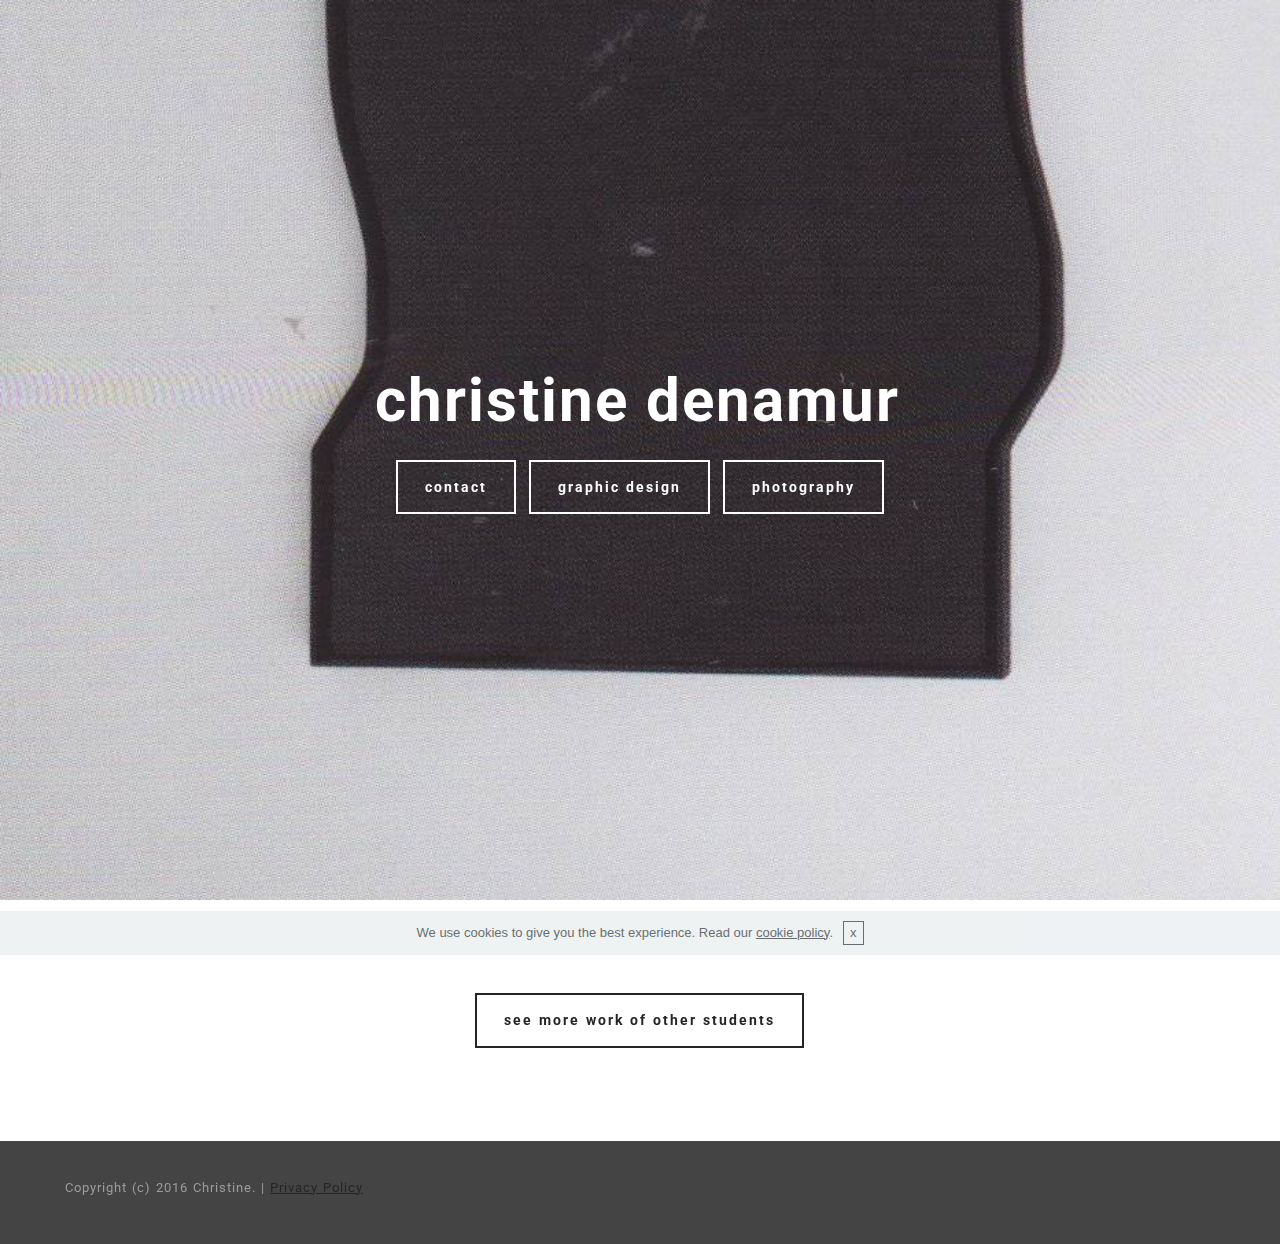
<file: index.html>
<!DOCTYPE html>
<html>
<head>
  <!-- Site made with Mobirise Website Builder v2.11.1, https://mobirise.com -->
  <meta charset="UTF-8">
  <meta http-equiv="X-UA-Compatible" content="IE=edge">
  <meta name="generator" content="Mobirise v2.11.1, mobirise.com">
  <meta name="viewport" content="width=device-width, initial-scale=1">
  <link rel="shortcut icon" href="assets/images/zwartwit-3456x4668-45.jpg" type="image/x-icon">
  <meta name="description" content="Grafisch ontwerp, Christine Denamur, Homepage, start, ">
  <title>home</title>
  <link rel="stylesheet" href="https://fonts.googleapis.com/css?family=Roboto:700,400&amp;subset=cyrillic,latin,greek,vietnamese">
  <link rel="stylesheet" href="assets/bootstrap/css/bootstrap.min.css">
  <link rel="stylesheet" href="assets/animate.css/animate.min.css">
  <link rel="stylesheet" href="assets/mobirise/css/style.css">
  <link rel="stylesheet" href="assets/mobirise/css/mbr-additional.css" type="text/css">
  
  
  
</head>
<body>

<!-- Google Analytics -->
<script>
  (function(i,s,o,g,r,a,m){i['GoogleAnalyticsObject']=r;i[r]=i[r]||function(){
  (i[r].q=i[r].q||[]).push(arguments)},i[r].l=1*new Date();a=s.createElement(o),
  m=s.getElementsByTagName(o)[0];a.async=1;a.src=g;m.parentNode.insertBefore(a,m)
  })(window,document,'script','//www.google-analytics.com/analytics.js','ga');

  ga('create', 'UA-62047859-1', 'auto');
  ga('send', 'pageview');

</script>
<!-- /Google Analytics -->


<section class="mbr-box mbr-section mbr-section--relative mbr-section--fixed-size mbr-section--full-height mbr-section--bg-adapted mbr-parallax-background" id="header4-0" style="background-image: url(assets/images/scan-3-933x3072-82.jpg);">
    <div class="mbr-box__magnet mbr-box__magnet--sm-padding mbr-box__magnet--center-center">
        
        <div class="mbr-box__container mbr-section__container container">
            <div class="mbr-box mbr-box--stretched"><div class="mbr-box__magnet mbr-box__magnet--center-center">
                <div class="row"><div class=" col-sm-8 col-sm-offset-2">
                    <div class="mbr-hero animated fadeInUp">
                        <h1 class="mbr-hero__text">christine denamur</h1>
                        
                    </div>
                    <div class="mbr-buttons btn-inverse mbr-buttons--center"><a class="mbr-buttons__btn btn btn-lg animated fadeInUp delay btn-default" href="contact.html">contact</a> <a class="mbr-buttons__btn btn btn-lg btn-default animated fadeInUp delay" href="graphicdesign.html">graphic design</a> <a class="mbr-buttons__btn btn btn-lg btn-default animated fadeInUp delay" href="Photo.html">photography</a></div>
                </div></div>
            </div></div>
        </div>
        
    </div>
</section>

<section class="engine"><a rel="external" href="https://mobirise.com">best web design software</a></section><section class="mbr-section" id="buttons1-37">
    <div class="mbr-section__container container mbr-section__container--isolated">
        <div class="row">
            <div class="col-sm-8 col-sm-offset-2">
                <div class="mbr-buttons mbr-buttons--center"> <a class="mbr-buttons__btn btn btn-lg btn-default" href="Students.html">see more work of other students</a></div>
            </div>
        </div>
    </div>
</section>

<footer class="mbr-section mbr-section--relative mbr-section--fixed-size" id="footer1-35" style="background-color: rgb(68, 68, 68);">
    
    <div class="mbr-section__container container">
        <div class="mbr-footer mbr-footer--wysiwyg row" style="padding-top: 36.900000000000006px; padding-bottom: 36.900000000000006px;">
            <div class="col-sm-12">
                <p class="mbr-footer__copyright"></p><p>Copyright (c) 2016 Christine. | <a href="http://creativecommons.org/licenses/by-nc-nd/3.0/" target="_blank" class="text-black">Privacy Policy</a></p><p></p>
            </div>
        </div>
    </div>
</footer>


  <input name="cookieData" type="hidden" data-cookie-text="We use cookies to give you the best experience. Read our <a href='privacy.html'>cookie policy</a>.">
  <script src="assets/web/assets/jquery/jquery.min.js"></script>
  <script src="assets/bootstrap/js/bootstrap.min.js"></script>
  <script src="assets/smooth-scroll/SmoothScroll.js"></script>
  <script src="assets/cookies-alert-plugin/cookies-alert-core.js"></script>
  <script src="assets/cookies-alert-plugin/cookies-alert-script.js"></script>
  <script src="assets/jarallax/jarallax.js"></script>
  <script src="assets/mobirise/js/script.js"></script>
  
  
</body>
</html>
</file>
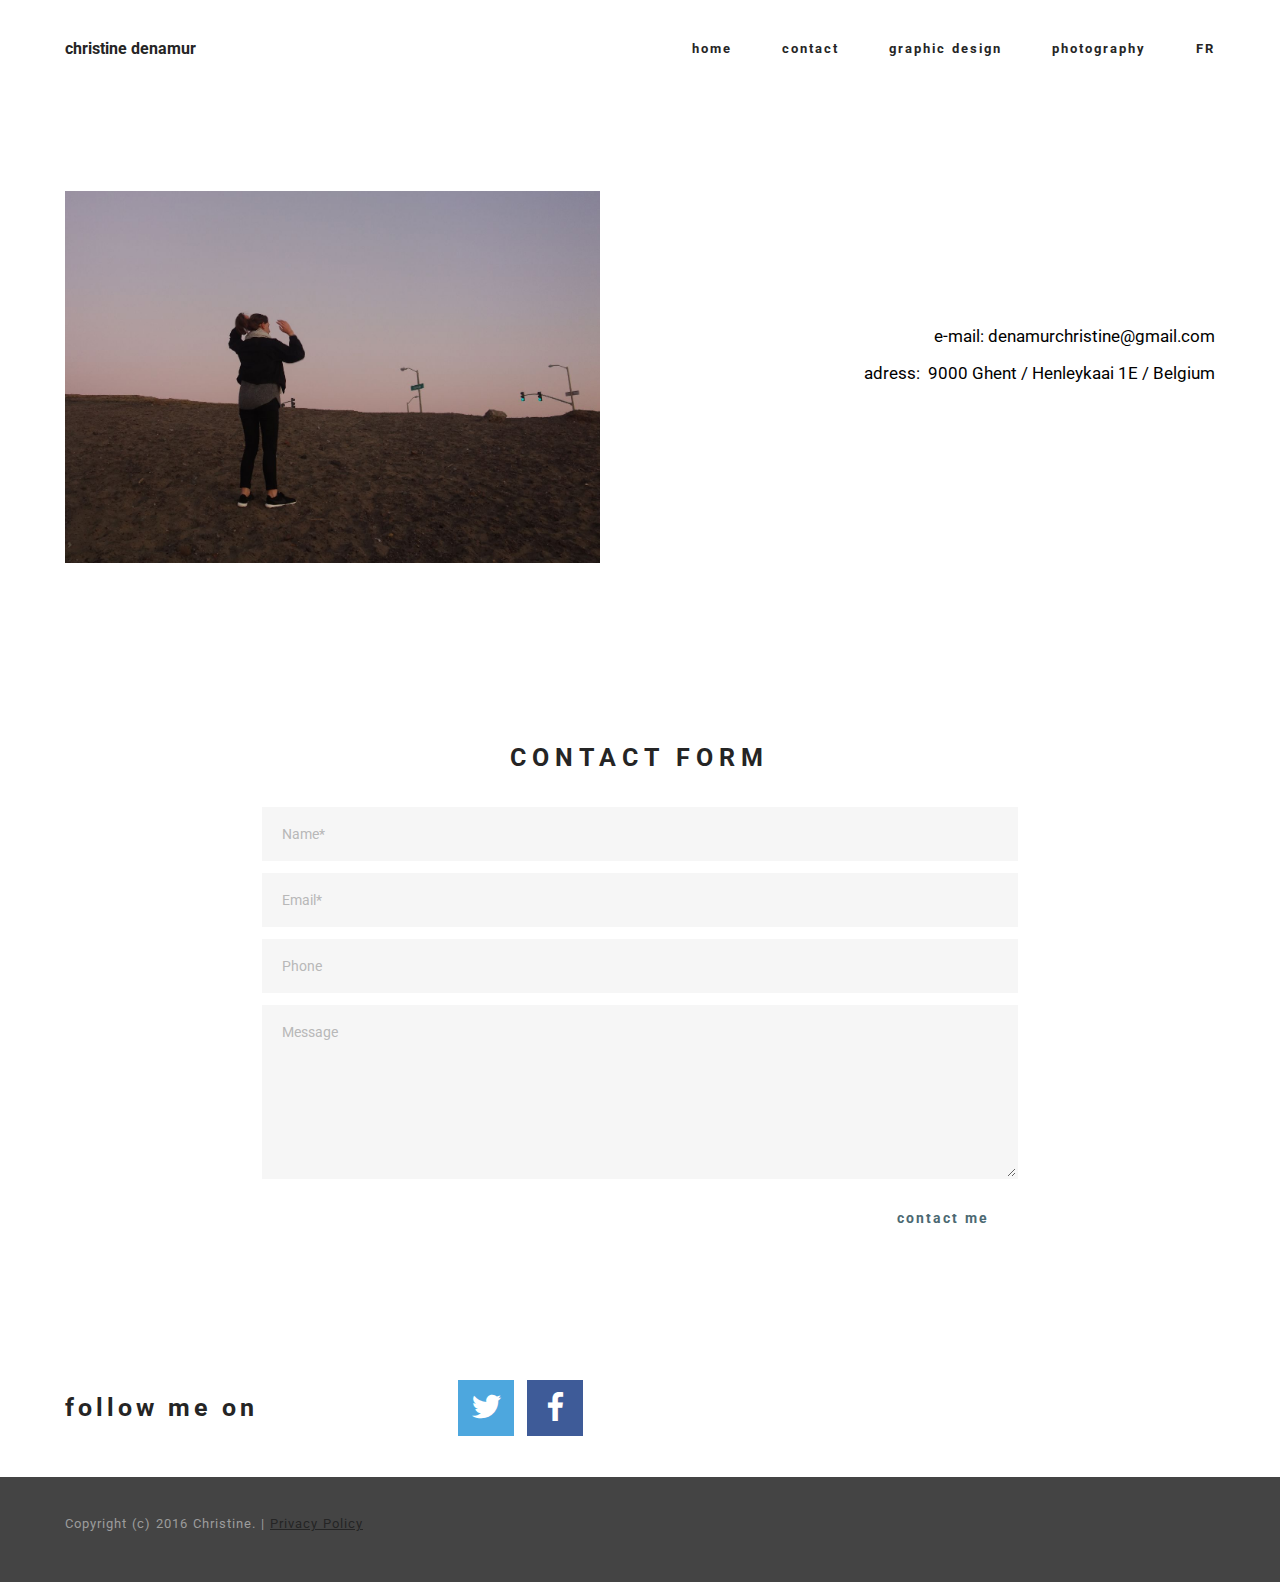
<file: contact 16.43.48.html>
<!DOCTYPE html>
<html>
<head>
  <!-- Site made with Mobirise Website Builder v2.8.6, https://mobirise.com -->
  <meta charset="UTF-8">
  <meta http-equiv="X-UA-Compatible" content="IE=edge">
  <meta name="generator" content="Mobirise v2.8.6, mobirise.com">
  <meta name="viewport" content="width=device-width, initial-scale=1">
  <link rel="shortcut icon" href="assets/images/logo.png" type="image/x-icon">
  <meta name="description" content="Grafisch ontwerp, Christine Denamur, Info, Contact, e-mail, adress, message, ">
  <title>contact</title>
  <link rel="stylesheet" href="https://fonts.googleapis.com/css?family=Roboto:700,400&amp;subset=cyrillic,latin,greek,vietnamese">
  <link rel="stylesheet" href="assets/bootstrap/css/bootstrap.min.css">
  <link rel="stylesheet" href="assets/socicon/css/socicon.min.css">
  <link rel="stylesheet" href="assets/mobirise/css/style.css">
  <link rel="stylesheet" href="assets/mobirise/css/mbr-additional.css" type="text/css">
  
  
  
</head>
<body>

<!-- Google Analytics -->
<script>
  (function(i,s,o,g,r,a,m){i['GoogleAnalyticsObject']=r;i[r]=i[r]||function(){
  (i[r].q=i[r].q||[]).push(arguments)},i[r].l=1*new Date();a=s.createElement(o),
  m=s.getElementsByTagName(o)[0];a.async=1;a.src=g;m.parentNode.insertBefore(a,m)
  })(window,document,'script','//www.google-analytics.com/analytics.js','ga');

  ga('create', 'UA-62047859-1', 'auto');
  ga('send', 'pageview');

</script>
<!-- /Google Analytics -->


<section class="engine"><a rel="nofollow" href="https://mobirise.com">Mobirise html website builder</a></section>
<section class="mbr-navbar mbr-navbar--freeze mbr-navbar--absolute mbr-navbar--sticky mbr-navbar--auto-collapse" id="ext_menu-32">
    <div class="mbr-navbar__section mbr-section">
        <div class="mbr-section__container container">
            <div class="mbr-navbar__container">
                <div class="mbr-navbar__column mbr-navbar__column--s mbr-navbar__brand">
                    <span class="mbr-navbar__brand-link mbr-brand mbr-brand--inline">
                        
                        <span class="mbr-brand__name"><a class="mbr-brand__name text-black" href="https://mobirise.com">christine denamur</a></span>
                    </span>
                </div>
                <div class="mbr-navbar__hamburger mbr-hamburger text-white"><span class="mbr-hamburger__line"></span></div>
                <div class="mbr-navbar__column mbr-navbar__menu">
                    <nav class="mbr-navbar__menu-box mbr-navbar__menu-box--inline-right">
                        <div class="mbr-navbar__column"><ul class="mbr-navbar__items mbr-navbar__items--right mbr-buttons mbr-buttons--freeze mbr-buttons--right btn-decorator mbr-buttons--active mbr-buttons--only-links"><li class="mbr-navbar__item"><a class="mbr-buttons__link btn text-black" href="index.html">home</a></li><li class="mbr-navbar__item"><a class="mbr-buttons__link btn text-black" href="contact.html">contact</a></li><li class="mbr-navbar__item"><a class="mbr-buttons__link btn text-black" href="graphicdesign.html">graphic design</a></li> <li class="mbr-navbar__item"><a class="mbr-buttons__link btn text-black" href="Photo.html">photography</a></li> <li class="mbr-navbar__item"><a class="mbr-buttons__link btn text-black" href="https://892629bc67e00cb96c920048721514f55e528fa6.googledrive.com/host/0B0OAJ77jzOmrRi1JUTNTbFpuZmM/">FR</a></li> </ul></div>
                        
                    </nav>
                </div>
            </div>
        </div>
    </div>
</section>

<section class="mbr-section mbr-section--relative mbr-after-navbar" id="msg-box4-37" style="background-color: rgb(255, 255, 255);">
    
    <div class="mbr-section__container mbr-section__container--isolated container">
        <div class="row">
            <div class="mbr-box mbr-box--fixed mbr-box--adapted">
                <div class="mbr-box__magnet mbr-box__magnet--top-right mbr-section__left col-sm-6">
                    <figure class="mbr-figure mbr-figure--adapted mbr-figure--caption-inside-bottom mbr-figure--full-width"><img class="mbr-figure__img" src="assets/images/ik-3461x2405-56.jpg"></figure>
                </div>
                <div class="mbr-box__magnet mbr-class-mbr-box__magnet--center-left col-sm-6 mbr-section__right">
                    
                    <div class="mbr-section__container mbr-section__container--middle">
                        <div class="mbr-article mbr-article--auto-align mbr-article--wysiwyg"><p>e-mail: denamurchristine@gmail.com</p><p>adress: &nbsp;9000 Ghent / Henleykaai 1E / Belgium</p></div>
                    </div>
                    
                </div>
                
            </div>
        </div>
    </div>
</section>

<section class="mbr-section mbr-section--relative mbr-section--fixed-size" id="form1-34" style="background-color: rgb(255, 255, 255);">
    
    <div class="mbr-section__container mbr-section__container--std-padding container">
        <div class="row">
            <div class="col-sm-12">
                <div class="row">
                    <div class="col-sm-8 col-sm-offset-2">
                        <div class="mbr-header mbr-header--center mbr-header--std-padding">
                            <h2 class="mbr-header__text">CONTACT FORM</h2>
                        </div>
                        
                        <form action="https://mobirise.com/" method="post">
                            
                            <div class="form-group">
                                <input type="text" class="form-control" name="name" required="" placeholder="Name*">
                            </div>
                            <div class="form-group">
                                <input type="email" class="form-control" name="email" required="" placeholder="Email*">
                            </div>
                            <div class="form-group">
                                <input type="tel" class="form-control" name="phone" placeholder="Phone">
                            </div>
                            <div class="form-group">
                                <textarea class="form-control" name="message" rows="7" placeholder="Message"></textarea>
                            </div>
                            <div class="mbr-buttons mbr-buttons--right"><button type="submit" class="mbr-buttons__btn btn btn-lg btn-link">contact me</button></div>
                        </form>
                    </div>
                </div>
            </div>
        </div>
    </div>
</section>

<section class="mbr-section mbr-section--relative mbr-section--fixed-size" id="social-buttons2-35" style="background-color: rgb(255, 255, 255);">
    

    <div class="mbr-section__container container">
        <div class="mbr-header mbr-header--inline row">
            <div class="col-sm-4">
                <h3 class="mbr-header__text">follow me on</h3>
            </div>
            <div class="mbr-social-icons mbr-social-icons--style-1 col-sm-8"><a class="mbr-social-icons__icon socicon-bg-twitter" title="Twitter" target="_blank" href="https://twitter.com/DenamurChris"><i class="socicon socicon-twitter"></i></a> <a class="mbr-social-icons__icon socicon-bg-facebook" title="Facebook" target="_blank" href="https://www.facebook.com/christinedenamurmusic/?ref=hl"><i class="socicon socicon-facebook"></i></a>         </div>
        </div>
    </div>
</section>

<footer class="mbr-section mbr-section--relative mbr-section--fixed-size" id="footer1-35" style="background-color: rgb(68, 68, 68);">
    
    <div class="mbr-section__container container">
        <div class="mbr-footer mbr-footer--wysiwyg row">
            <div class="col-sm-12">
                <p class="mbr-footer__copyright"></p><p>Copyright (c) 2016 Christine. | <a href="http://creativecommons.org/licenses/by-nc-nd/3.0/" target="_blank" class="text-black">Privacy Policy</a></p><p></p>
            </div>
        </div>
    </div>
</footer>


  <script src="assets/web/assets/jquery/jquery.min.js"></script>
  <script src="assets/bootstrap/js/bootstrap.min.js"></script>
  <script src="assets/smooth-scroll/SmoothScroll.js"></script>
  <!--[if lte IE 9]>
    <script src="assets/jquery-placeholder/jquery.placeholder.min.js"></script>
  <![endif]-->
  <script src="assets/mobirise/js/script.js"></script>
  
  
</body>
</html>
</file>
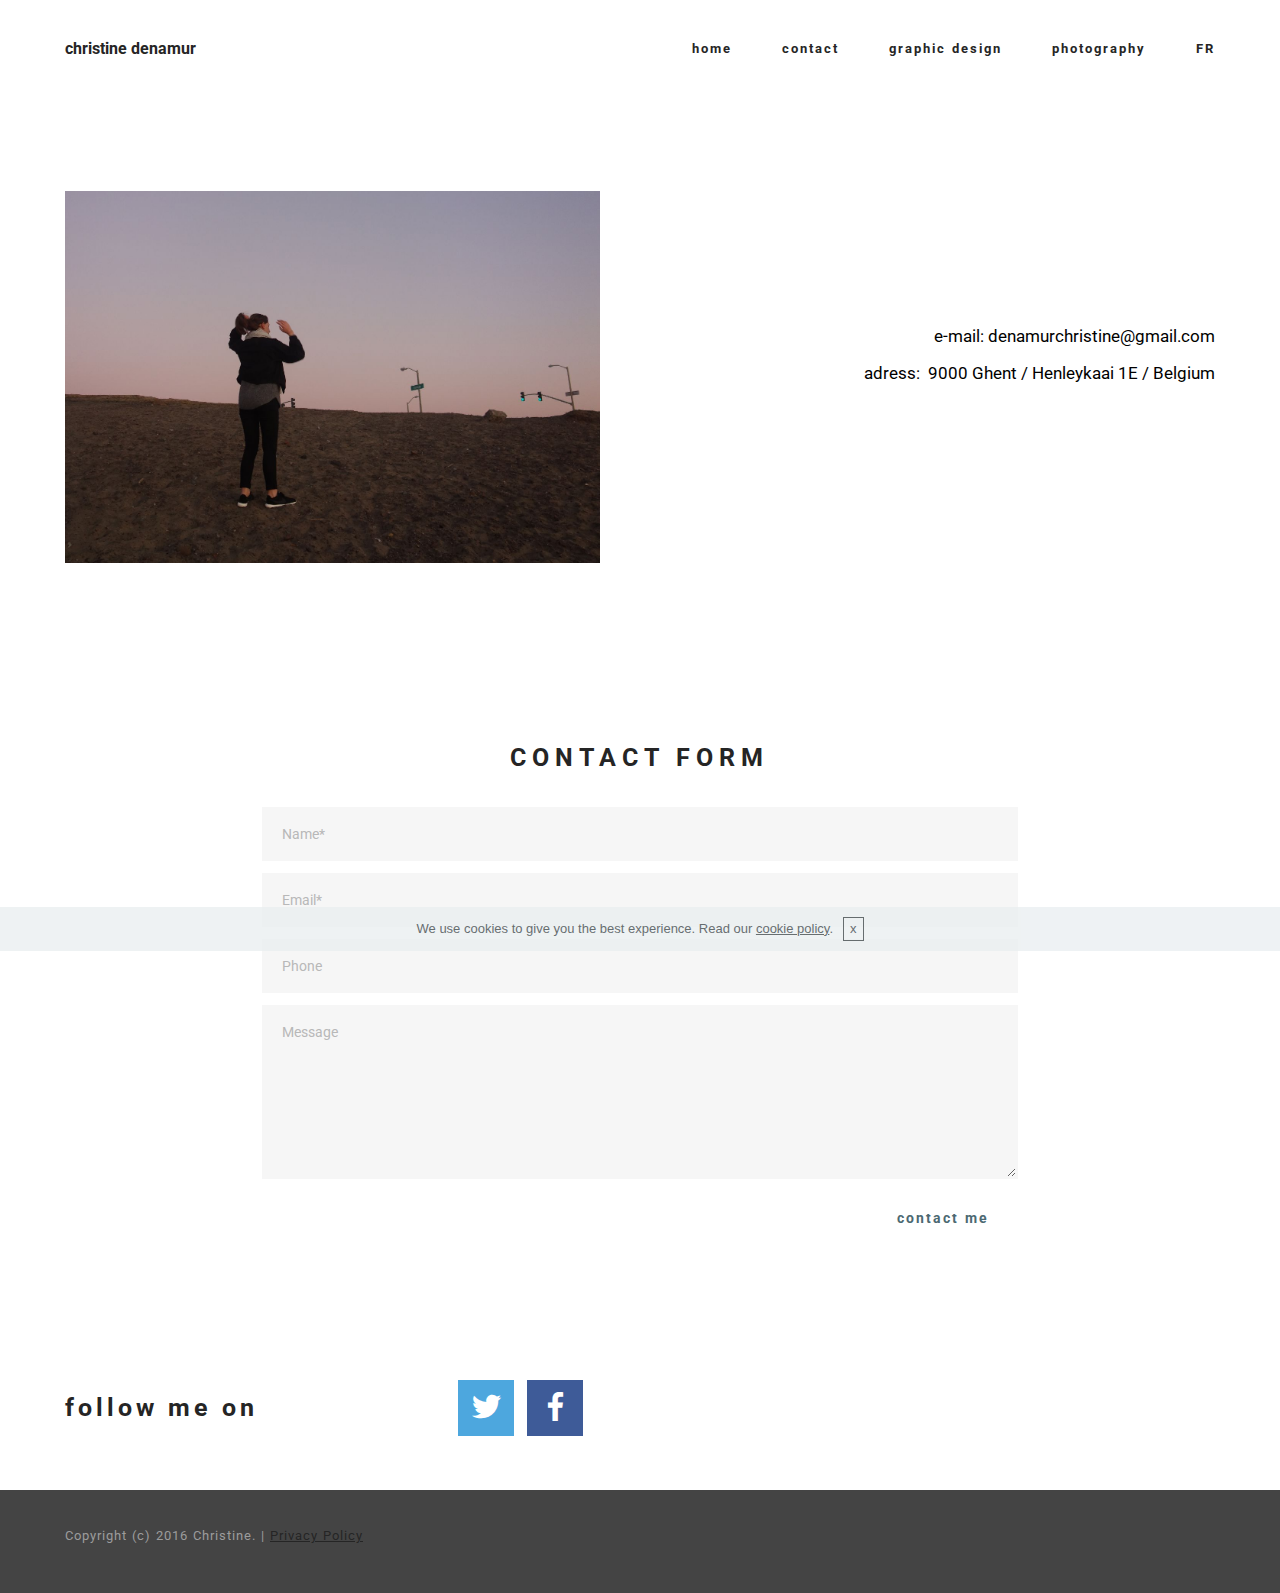
<file: contact.html>
<!DOCTYPE html>
<html>
<head>
  <!-- Site made with Mobirise Website Builder v2.11.1, https://mobirise.com -->
  <meta charset="UTF-8">
  <meta http-equiv="X-UA-Compatible" content="IE=edge">
  <meta name="generator" content="Mobirise v2.11.1, mobirise.com">
  <meta name="viewport" content="width=device-width, initial-scale=1">
  <link rel="shortcut icon" href="assets/images/zwartwit-3456x4668-45.jpg" type="image/x-icon">
  <meta name="description" content="Grafisch ontwerp, Christine Denamur, Info, Contact, e-mail, adress, message, ">
  <title>contact</title>
  <link rel="stylesheet" href="https://fonts.googleapis.com/css?family=Roboto:700,400&amp;subset=cyrillic,latin,greek,vietnamese">
  <link rel="stylesheet" href="assets/bootstrap/css/bootstrap.min.css">
  <link rel="stylesheet" href="assets/socicon/css/socicon.min.css">
  <link rel="stylesheet" href="assets/mobirise/css/style.css">
  <link rel="stylesheet" href="assets/mobirise/css/mbr-additional.css" type="text/css">
  
  
  
</head>
<body>

<!-- Google Analytics -->
<script>
  (function(i,s,o,g,r,a,m){i['GoogleAnalyticsObject']=r;i[r]=i[r]||function(){
  (i[r].q=i[r].q||[]).push(arguments)},i[r].l=1*new Date();a=s.createElement(o),
  m=s.getElementsByTagName(o)[0];a.async=1;a.src=g;m.parentNode.insertBefore(a,m)
  })(window,document,'script','//www.google-analytics.com/analytics.js','ga');

  ga('create', 'UA-62047859-1', 'auto');
  ga('send', 'pageview');

</script>
<!-- /Google Analytics -->


<section class="mbr-navbar mbr-navbar--freeze mbr-navbar--absolute mbr-navbar--sticky mbr-navbar--auto-collapse" id="ext_menu-32">
    <div class="mbr-navbar__section mbr-section">
        <div class="mbr-section__container container">
            <div class="mbr-navbar__container">
                <div class="mbr-navbar__column mbr-navbar__column--s mbr-navbar__brand">
                    <span class="mbr-navbar__brand-link mbr-brand mbr-brand--inline">
                        
                        <span class="mbr-brand__name"><a class="mbr-brand__name text-black" href="https://mobirise.com">christine denamur</a></span>
                    </span>
                </div>
                <div class="mbr-navbar__hamburger mbr-hamburger"><span class="mbr-hamburger__line"></span></div>
                <div class="mbr-navbar__column mbr-navbar__menu">
                    <nav class="mbr-navbar__menu-box mbr-navbar__menu-box--inline-right">
                        <div class="mbr-navbar__column">
                            <ul class="mbr-navbar__items mbr-navbar__items--right float-left mbr-buttons mbr-buttons--freeze mbr-buttons--right btn-decorator mbr-buttons--active mbr-buttons--only-links"><li class="mbr-navbar__item"><a class="mbr-buttons__link btn text-black" href="index.html">home</a></li><li class="mbr-navbar__item"><a class="mbr-buttons__link btn text-black" href="contact.html">contact</a></li><li class="mbr-navbar__item"><a class="mbr-buttons__link btn text-black" href="graphicdesign.html">graphic design</a></li> <li class="mbr-navbar__item"><a class="mbr-buttons__link btn text-black" href="Photo.html">photography</a></li> <li class="mbr-navbar__item"><a class="mbr-buttons__link btn text-black" href="http://christinedenamur.github.io/Webfolder-FR/">FR</a></li> </ul>                            
                            
                        </div>
                    </nav>
                </div>
            </div>
        </div>
    </div>
</section>

<section class="engine"><a rel="external" href="https://mobirise.com">free html website builder</a></section><section class="mbr-section mbr-section--relative mbr-after-navbar" id="msg-box4-37" style="background-color: rgb(255, 255, 255);">
    
    <div class="mbr-section__container mbr-section__container--isolated container" style="padding-top: 93px; padding-bottom: 93px;">
        <div class="row">
            <div class="mbr-box mbr-box--fixed mbr-box--adapted">
                <div class="mbr-box__magnet mbr-box__magnet--top-right mbr-section__left col-sm-6">
                    <figure class="mbr-figure mbr-figure--adapted mbr-figure--caption-inside-bottom mbr-figure--full-width"><img src="assets/images/ik-3461x2405-56.jpg" class="mbr-figure__img"></figure>
                </div>
                <div class="mbr-box__magnet mbr-class-mbr-box__magnet--center-left col-sm-6 mbr-section__right">
                    
                    <div class="mbr-section__container mbr-section__container--middle">
                        <div class="mbr-article mbr-article--auto-align mbr-article--wysiwyg"><p>e-mail: denamurchristine@gmail.com</p><p>adress: &nbsp;9000 Ghent / Henleykaai 1E / Belgium</p></div>
                    </div>
                    
                </div>
                
            </div>
        </div>
    </div>
</section>

<section class="mbr-section mbr-section--relative mbr-section--fixed-size" id="form1-34" style="background-color: rgb(255, 255, 255);">
    
    <div class="mbr-section__container mbr-section__container--std-padding container" style="padding-top: 93px; padding-bottom: 93px;">
        <div class="row">
            <div class="col-sm-12">
                <div class="row">
                    <div class="col-sm-8 col-sm-offset-2">
                        <div class="mbr-header mbr-header--center mbr-header--std-padding">
                            <h2 class="mbr-header__text">CONTACT FORM</h2>
                        </div>
                        
                        <form action="https://mobirise.com/" method="post">
                            
                            <div class="form-group">
                                <input type="text" class="form-control" name="name" required="" placeholder="Name*">
                            </div>
                            <div class="form-group">
                                <input type="email" class="form-control" name="email" required="" placeholder="Email*">
                            </div>
                            <div class="form-group">
                                <input type="tel" class="form-control" name="phone" placeholder="Phone">
                            </div>
                            <div class="form-group">
                                <textarea class="form-control" name="message" rows="7" placeholder="Message"></textarea>
                            </div>
                            <div class="mbr-buttons mbr-buttons--right"><button type="submit" class="mbr-buttons__btn btn btn-lg btn-link">contact me</button></div>
                        </form>
                    </div>
                </div>
            </div>
        </div>
    </div>
</section>

<section class="mbr-section mbr-section--relative mbr-section--fixed-size" id="social-buttons2-35" style="background-color: rgb(255, 255, 255);">
    

    <div class="mbr-section__container container">
        <div class="mbr-header mbr-header--inline row" style="padding-top: 40.8px; padding-bottom: 40.8px;">
            <div class="col-sm-4">
                <h3 class="mbr-header__text">follow me on</h3>
            </div>
            <div class="mbr-social-icons mbr-social-icons--style-1 col-sm-8"><a class="mbr-social-icons__icon socicon-bg-twitter" title="Twitter" target="_blank" href="https://twitter.com/DenamurChris"><i class="socicon socicon-twitter"></i></a> <a class="mbr-social-icons__icon socicon-bg-facebook" title="Facebook" target="_blank" href="https://www.facebook.com/christinedenamurmusic/?ref=hl"><i class="socicon socicon-facebook"></i></a>         </div>
        </div>
    </div>
</section>

<footer class="mbr-section mbr-section--relative mbr-section--fixed-size" id="footer1-35" style="background-color: rgb(68, 68, 68);">
    
    <div class="mbr-section__container container">
        <div class="mbr-footer mbr-footer--wysiwyg row" style="padding-top: 36.900000000000006px; padding-bottom: 36.900000000000006px;">
            <div class="col-sm-12">
                <p class="mbr-footer__copyright"></p><p>Copyright (c) 2016 Christine. | <a href="http://creativecommons.org/licenses/by-nc-nd/3.0/" target="_blank" class="text-black">Privacy Policy</a></p><p></p>
            </div>
        </div>
    </div>
</footer>


  <input name="cookieData" type="hidden" data-cookie-text="We use cookies to give you the best experience. Read our <a href='privacy.html'>cookie policy</a>.">
  <script src="assets/web/assets/jquery/jquery.min.js"></script>
  <script src="assets/bootstrap/js/bootstrap.min.js"></script>
  <script src="assets/smooth-scroll/SmoothScroll.js"></script>
  <script src="assets/cookies-alert-plugin/cookies-alert-core.js"></script>
  <script src="assets/cookies-alert-plugin/cookies-alert-script.js"></script>
  <!--[if lte IE 9]>
    <script src="assets/jquery-placeholder/jquery.placeholder.min.js"></script>
  <![endif]-->
  <script src="assets/mobirise/js/script.js"></script>
  
  
</body>
</html>
</file>
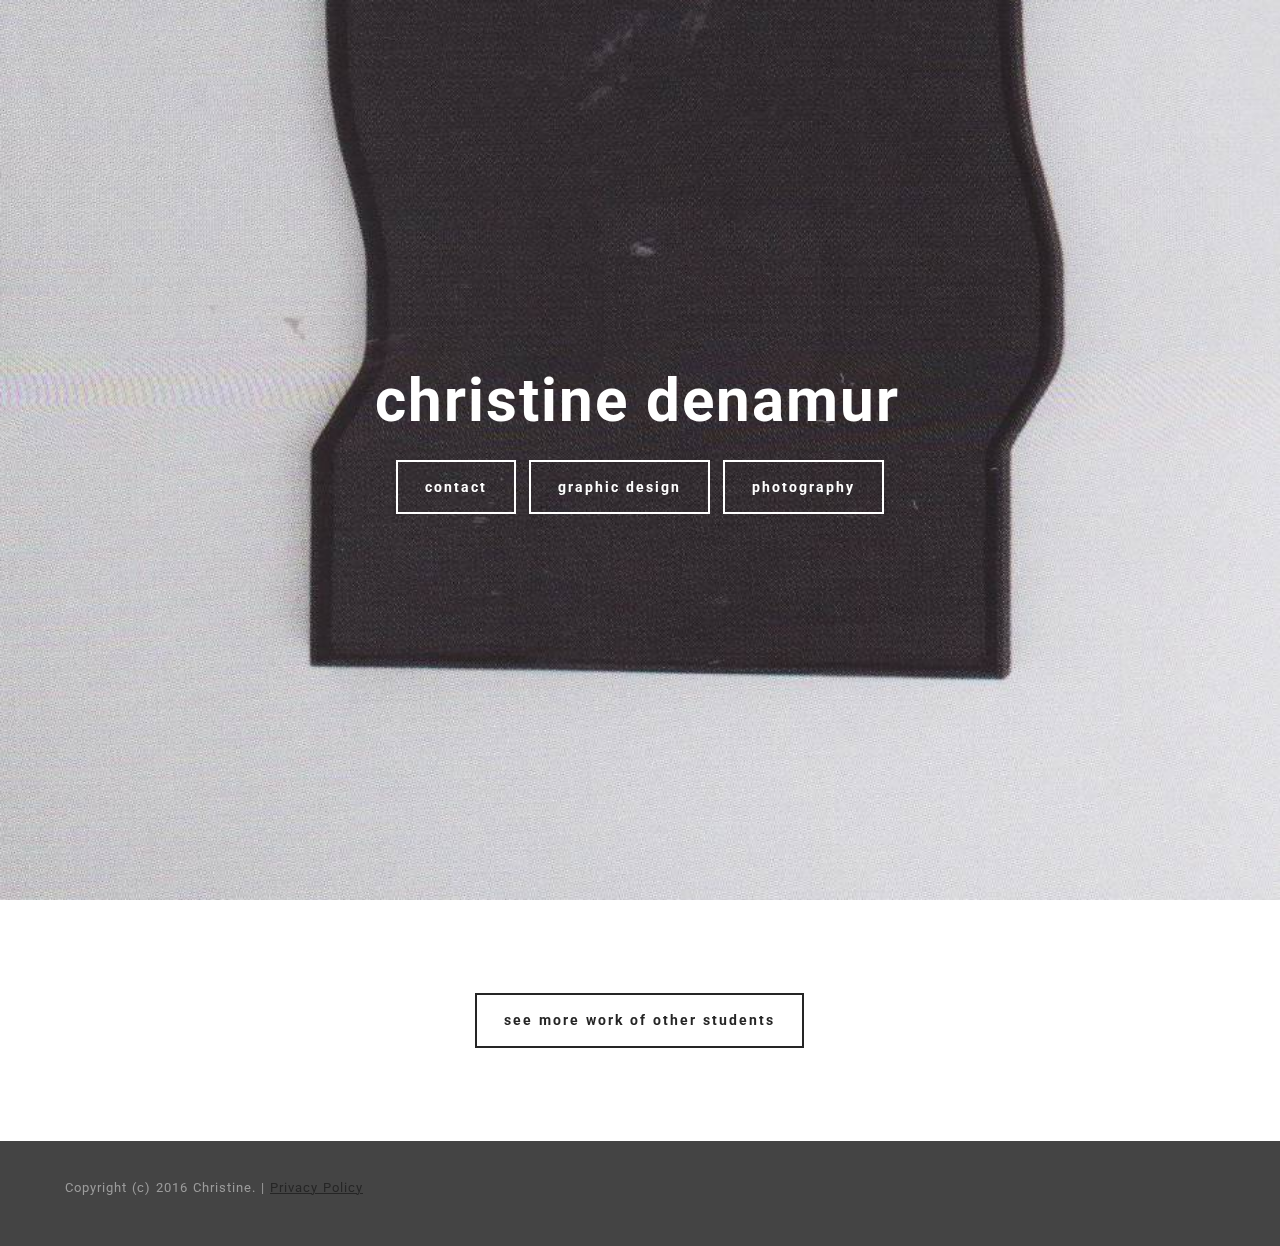
<file: index 16.43.48.html>
<!DOCTYPE html>
<html>
<head>
  <!-- Site made with Mobirise Website Builder v2.8.6, https://mobirise.com -->
  <meta charset="UTF-8">
  <meta http-equiv="X-UA-Compatible" content="IE=edge">
  <meta name="generator" content="Mobirise v2.8.6, mobirise.com">
  <meta name="viewport" content="width=device-width, initial-scale=1">
  <link rel="shortcut icon" href="assets/images/logo.png" type="image/x-icon">
  <meta name="description" content="Grafisch ontwerp, Christine Denamur, Homepage, start, ">
  <title>home</title>
  <link rel="stylesheet" href="https://fonts.googleapis.com/css?family=Roboto:700,400&amp;subset=cyrillic,latin,greek,vietnamese">
  <link rel="stylesheet" href="assets/bootstrap/css/bootstrap.min.css">
  <link rel="stylesheet" href="assets/animate.css/animate.min.css">
  <link rel="stylesheet" href="assets/mobirise/css/style.css">
  <link rel="stylesheet" href="assets/mobirise/css/mbr-additional.css" type="text/css">
  
  
  
</head>
<body>

<!-- Google Analytics -->
<script>
  (function(i,s,o,g,r,a,m){i['GoogleAnalyticsObject']=r;i[r]=i[r]||function(){
  (i[r].q=i[r].q||[]).push(arguments)},i[r].l=1*new Date();a=s.createElement(o),
  m=s.getElementsByTagName(o)[0];a.async=1;a.src=g;m.parentNode.insertBefore(a,m)
  })(window,document,'script','//www.google-analytics.com/analytics.js','ga');

  ga('create', 'UA-62047859-1', 'auto');
  ga('send', 'pageview');

</script>
<!-- /Google Analytics -->


<section class="engine"><a rel="nofollow" href="https://mobirise.com">Mobirise html5 website builder</a></section>
<section class="mbr-box mbr-section mbr-section--relative mbr-section--fixed-size mbr-section--full-height mbr-section--bg-adapted mbr-parallax-background" id="header4-0" style="background-image: url(assets/images/scan-3-933x3072-82.jpg);">
    <div class="mbr-box__magnet mbr-box__magnet--sm-padding mbr-box__magnet--center-center">
        
        <div class="mbr-box__container mbr-section__container container">
            <div class="mbr-box mbr-box--stretched"><div class="mbr-box__magnet mbr-box__magnet--center-center">
                <div class="row"><div class=" col-sm-8 col-sm-offset-2">
                    <div class="mbr-hero animated fadeInUp">
                        <h1 class="mbr-hero__text">christine denamur</h1>
                        
                    </div>
                    <div class="mbr-buttons btn-inverse mbr-buttons--center"><a class="mbr-buttons__btn btn btn-lg animated fadeInUp delay btn-default" href="contact.html">contact</a> <a class="mbr-buttons__btn btn btn-lg btn-default animated fadeInUp delay" href="graphicdesign.html">graphic design</a> <a class="mbr-buttons__btn btn btn-lg btn-default animated fadeInUp delay" href="Photo.html">photography</a></div>
                </div></div>
            </div></div>
        </div>
        
    </div>
</section>

<section class="mbr-section" id="buttons1-37">
    <div class="mbr-section__container container mbr-section__container--isolated">
        <div class="row">
            <div class="col-sm-8 col-sm-offset-2">
                <div class="mbr-buttons mbr-buttons--center"> <a class="mbr-buttons__btn btn btn-lg btn-default" href="Students.html">see more work of other students</a></div>
            </div>
        </div>
    </div>
</section>

<footer class="mbr-section mbr-section--relative mbr-section--fixed-size" id="footer1-35" style="background-color: rgb(68, 68, 68);">
    
    <div class="mbr-section__container container">
        <div class="mbr-footer mbr-footer--wysiwyg row">
            <div class="col-sm-12">
                <p class="mbr-footer__copyright"></p><p>Copyright (c) 2016 Christine. | <a href="http://creativecommons.org/licenses/by-nc-nd/3.0/" target="_blank" class="text-black">Privacy Policy</a></p><p></p>
            </div>
        </div>
    </div>
</footer>


  <script src="assets/web/assets/jquery/jquery.min.js"></script>
  <script src="assets/bootstrap/js/bootstrap.min.js"></script>
  <script src="assets/smooth-scroll/SmoothScroll.js"></script>
  <script src="assets/jarallax/jarallax.js"></script>
  <script src="assets/mobirise/js/script.js"></script>
  
  
</body>
</html>
</file>
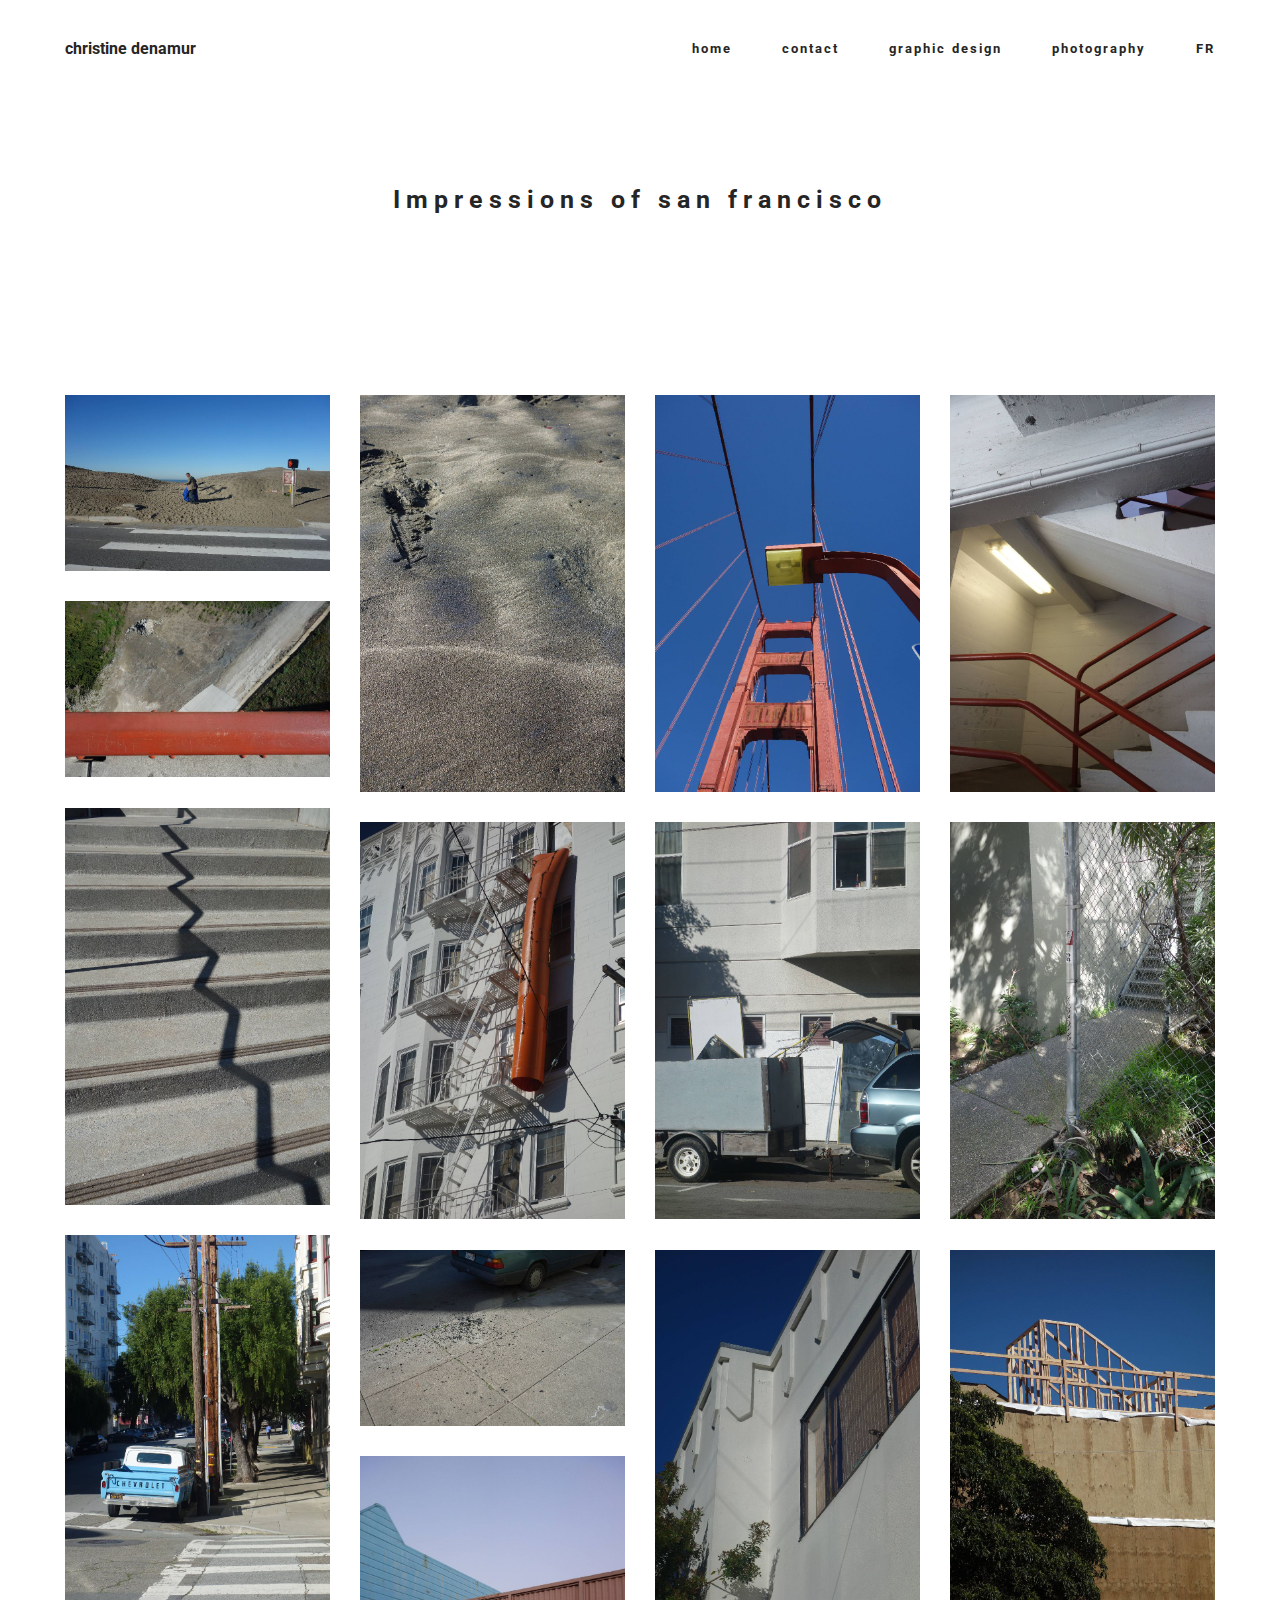
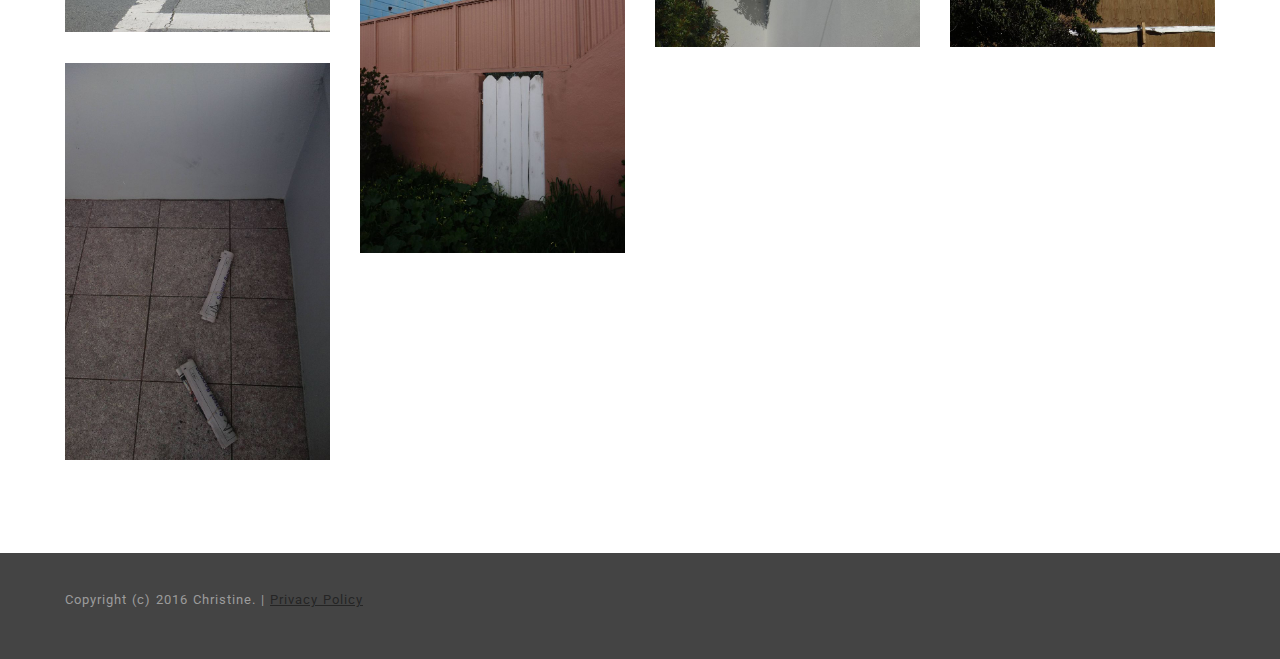
<file: Photo 16.43.48.html>
<!DOCTYPE html>
<html>
<head>
  <!-- Site made with Mobirise Website Builder v2.8.6, https://mobirise.com -->
  <meta charset="UTF-8">
  <meta http-equiv="X-UA-Compatible" content="IE=edge">
  <meta name="generator" content="Mobirise v2.8.6, mobirise.com">
  <meta name="viewport" content="width=device-width, initial-scale=1">
  <link rel="shortcut icon" href="assets/images/logo.png" type="image/x-icon">
  <meta name="description" content="Grafisch ontwerp, Christine Denamur, Photogrphy, San Francisco, Abstract, ">
  <title>photography</title>
  <link rel="stylesheet" href="https://fonts.googleapis.com/css?family=Roboto:700,400&amp;subset=cyrillic,latin,greek,vietnamese">
  <link rel="stylesheet" href="assets/bootstrap/css/bootstrap.min.css">
  <link rel="stylesheet" href="assets/mobirise/css/style.css">
  <link rel="stylesheet" href="assets/mobirise-gallery/style.css">
  <link rel="stylesheet" href="assets/mobirise-slider/style.css">
  <link rel="stylesheet" href="assets/mobirise/css/mbr-additional.css" type="text/css">
  
  
  
</head>
<body>

<!-- Google Analytics -->
<script>
  (function(i,s,o,g,r,a,m){i['GoogleAnalyticsObject']=r;i[r]=i[r]||function(){
  (i[r].q=i[r].q||[]).push(arguments)},i[r].l=1*new Date();a=s.createElement(o),
  m=s.getElementsByTagName(o)[0];a.async=1;a.src=g;m.parentNode.insertBefore(a,m)
  })(window,document,'script','//www.google-analytics.com/analytics.js','ga');

  ga('create', 'UA-62047859-1', 'auto');
  ga('send', 'pageview');

</script>
<!-- /Google Analytics -->


<section class="engine"><a rel="nofollow" href="https://mobirise.com">Mobirise the best free website builder</a></section>
<section class="mbr-navbar mbr-navbar--freeze mbr-navbar--absolute mbr-navbar--sticky mbr-navbar--auto-collapse" id="ext_menu-44">
    <div class="mbr-navbar__section mbr-section">
        <div class="mbr-section__container container">
            <div class="mbr-navbar__container">
                <div class="mbr-navbar__column mbr-navbar__column--s mbr-navbar__brand">
                    <span class="mbr-navbar__brand-link mbr-brand mbr-brand--inline">
                        
                        <span class="mbr-brand__name"><a class="mbr-brand__name text-black" href="https://mobirise.com">christine denamur</a></span>
                    </span>
                </div>
                <div class="mbr-navbar__hamburger mbr-hamburger text-white"><span class="mbr-hamburger__line"></span></div>
                <div class="mbr-navbar__column mbr-navbar__menu">
                    <nav class="mbr-navbar__menu-box mbr-navbar__menu-box--inline-right">
                        <div class="mbr-navbar__column"><ul class="mbr-navbar__items mbr-navbar__items--right mbr-buttons mbr-buttons--freeze mbr-buttons--right btn-decorator mbr-buttons--active mbr-buttons--only-links"><li class="mbr-navbar__item"><a class="mbr-buttons__link btn text-black" href="index.html">home</a></li><li class="mbr-navbar__item"><a class="mbr-buttons__link btn text-black" href="contact.html">contact</a></li><li class="mbr-navbar__item"><a class="mbr-buttons__link btn text-black" href="graphicdesign.html">graphic design</a></li> <li class="mbr-navbar__item"><a class="mbr-buttons__link btn text-black" href="Photo.html">photography</a></li> <li class="mbr-navbar__item"><a class="mbr-buttons__link btn text-black" href="https://892629bc67e00cb96c920048721514f55e528fa6.googledrive.com/host/0B0OAJ77jzOmrRi1JUTNTbFpuZmM/">FR</a></li> </ul></div>
                        
                    </nav>
                </div>
            </div>
        </div>
    </div>
</section>

<section class="mbr-section mbr-section--relative mbr-section--fixed-size mbr-after-navbar" id="msg-box3-30" style="background-color: rgb(255, 255, 255);">
    
    <div class="mbr-section__container container mbr-section__container--isolated">
        <div class="mbr-header mbr-header--wysiwyg row">
            <div class="col-sm-8 col-sm-offset-2">
                <h3 class="mbr-header__text">Impressions of san francisco</h3>
                
            </div>
        </div>
    </div>
    
    
</section>

<section class="mbr-gallery mbr-section mbr-section--no-padding" id="gallery1-29" style="background-color: rgb(255, 255, 255);">
    <!-- Gallery -->
    <div class=" container mbr-gallery-layout-default">
        <div>
            <div class="row mbr-gallery-row">
                <div class="col-lg-3 col-md-4 col-sm-6 col-xs-12 mbr-gallery-item">
                    <a href="#lb-gallery1-29" data-slide-to="0" data-toggle="modal">
                        <img alt="" src="assets/images/dsc01675-5472x3648-5-2000x1333-2.jpg">
                        <span class="icon glyphicon glyphicon-zoom-in"></span>
                    </a>
                </div><div class="col-lg-3 col-md-4 col-sm-6 col-xs-12 mbr-gallery-item">
                    <a href="#lb-gallery1-29" data-slide-to="1" data-toggle="modal">
                        <img alt="" src="assets/images/kleindsc01688-2432x3647-83-2000x2999-84.jpg">
                        <span class="icon glyphicon glyphicon-zoom-in"></span>
                    </a>
                </div><div class="col-lg-3 col-md-4 col-sm-6 col-xs-12 mbr-gallery-item">
                    <a href="#lb-gallery1-29" data-slide-to="2" data-toggle="modal">
                        <img alt="" src="assets/images/kleindsc01763-3648x5472-75-2000x3000-88.jpg">
                        <span class="icon glyphicon glyphicon-zoom-in"></span>
                    </a>
                </div><div class="col-lg-3 col-md-4 col-sm-6 col-xs-12 mbr-gallery-item">
                    <a href="#lb-gallery1-29" data-slide-to="3" data-toggle="modal">
                        <img alt="" src="assets/images/kleindsc01794-2432x3647-5-2000x2999-88.jpg">
                        <span class="icon glyphicon glyphicon-zoom-in"></span>
                    </a>
                </div><div class="col-lg-3 col-md-4 col-sm-6 col-xs-12 mbr-gallery-item">
                    <a href="#lb-gallery1-29" data-slide-to="4" data-toggle="modal">
                        <img alt="" src="assets/images/dsc01733-5472x3648-68-2000x1333-54.jpg">
                        <span class="icon glyphicon glyphicon-zoom-in"></span>
                    </a>
                </div><div class="col-lg-3 col-md-4 col-sm-6 col-xs-12 mbr-gallery-item">
                    <a href="#lb-gallery1-29" data-slide-to="5" data-toggle="modal">
                        <img alt="" src="assets/images/kleindsc01823-2432x3647-63-2000x2999-2.jpg">
                        <span class="icon glyphicon glyphicon-zoom-in"></span>
                    </a>
                </div><div class="col-lg-3 col-md-4 col-sm-6 col-xs-12 mbr-gallery-item">
                    <a href="#lb-gallery1-29" data-slide-to="6" data-toggle="modal">
                        <img alt="" src="assets/images/kleindsc01844-2432x3647-32-2000x2999-93.jpg">
                        <span class="icon glyphicon glyphicon-zoom-in"></span>
                    </a>
                </div><div class="col-lg-3 col-md-4 col-sm-6 col-xs-12 mbr-gallery-item">
                    <a href="#lb-gallery1-29" data-slide-to="7" data-toggle="modal">
                        <img alt="" src="assets/images/kleindsc01845-2432x3647-95-2000x2999-58.jpg">
                        <span class="icon glyphicon glyphicon-zoom-in"></span>
                    </a>
                </div><div class="col-lg-3 col-md-4 col-sm-6 col-xs-12 mbr-gallery-item">
                    <a href="#lb-gallery1-29" data-slide-to="8" data-toggle="modal">
                        <img alt="" src="assets/images/kleindsc01849-2432x3647-74-2000x2999-78.jpg">
                        <span class="icon glyphicon glyphicon-zoom-in"></span>
                    </a>
                </div><div class="col-lg-3 col-md-4 col-sm-6 col-xs-12 mbr-gallery-item">
                    <a href="#lb-gallery1-29" data-slide-to="9" data-toggle="modal">
                        <img alt="" src="assets/images/kleindsc01861-2432x3647-76-2000x2999-81.jpg">
                        <span class="icon glyphicon glyphicon-zoom-in"></span>
                    </a>
                </div><div class="col-lg-3 col-md-4 col-sm-6 col-xs-12 mbr-gallery-item">
                    <a href="#lb-gallery1-29" data-slide-to="10" data-toggle="modal">
                        <img alt="" src="assets/images/dsc01862-5472x3648-28-2000x1333-93.jpg">
                        <span class="icon glyphicon glyphicon-zoom-in"></span>
                    </a>
                </div><div class="col-lg-3 col-md-4 col-sm-6 col-xs-12 mbr-gallery-item">
                    <a href="#lb-gallery1-29" data-slide-to="11" data-toggle="modal">
                        <img alt="" src="assets/images/kleindsc01865-2432x3647-49-2000x2999-59.jpg">
                        <span class="icon glyphicon glyphicon-zoom-in"></span>
                    </a>
                </div><div class="col-lg-3 col-md-4 col-sm-6 col-xs-12 mbr-gallery-item">
                    <a href="#lb-gallery1-29" data-slide-to="12" data-toggle="modal">
                        <img alt="" src="assets/images/kleindsc01886-2432x3647-58-2000x2999-59.jpg">
                        <span class="icon glyphicon glyphicon-zoom-in"></span>
                    </a>
                </div><div class="col-lg-3 col-md-4 col-sm-6 col-xs-12 mbr-gallery-item">
                    <a href="#lb-gallery1-29" data-slide-to="13" data-toggle="modal">
                        <img alt="" src="assets/images/kleindsc01989-2432x3647-92-2000x2999-7.jpg">
                        <span class="icon glyphicon glyphicon-zoom-in"></span>
                    </a>
                </div><div class="col-lg-3 col-md-4 col-sm-6 col-xs-12 mbr-gallery-item">
                    <a href="#lb-gallery1-29" data-slide-to="14" data-toggle="modal">
                        <img alt="" src="assets/images/kleindsc01992-2432x3647-85-2000x2999-77.jpg">
                        <span class="icon glyphicon glyphicon-zoom-in"></span>
                    </a>
                </div>
            </div>
        </div>
        <div class="clearfix"></div>
    </div>

    <!-- Lightbox -->
    <div data-app-prevent-settings="" class="mbr-slider modal fade carousel slide" tabindex="-1" data-keyboard="true" data-interval="false" id="lb-gallery1-29">
        <div class="modal-dialog">
            <div class="modal-content">
                <div class="modal-body">
                    <ol class="carousel-indicators">
                        <li data-app-prevent-settings="" data-target="#lb-gallery1-29" data-slide-to="0"></li><li data-app-prevent-settings="" data-target="#lb-gallery1-29" class=" active" data-slide-to="1"></li><li data-app-prevent-settings="" data-target="#lb-gallery1-29" data-slide-to="2"></li><li data-app-prevent-settings="" data-target="#lb-gallery1-29" data-slide-to="3"></li><li data-app-prevent-settings="" data-target="#lb-gallery1-29" data-slide-to="4"></li><li data-app-prevent-settings="" data-target="#lb-gallery1-29" data-slide-to="5"></li><li data-app-prevent-settings="" data-target="#lb-gallery1-29" data-slide-to="6"></li><li data-app-prevent-settings="" data-target="#lb-gallery1-29" data-slide-to="7"></li><li data-app-prevent-settings="" data-target="#lb-gallery1-29" data-slide-to="8"></li><li data-app-prevent-settings="" data-target="#lb-gallery1-29" data-slide-to="9"></li><li data-app-prevent-settings="" data-target="#lb-gallery1-29" data-slide-to="10"></li><li data-app-prevent-settings="" data-target="#lb-gallery1-29" data-slide-to="11"></li><li data-app-prevent-settings="" data-target="#lb-gallery1-29" data-slide-to="12"></li><li data-app-prevent-settings="" data-target="#lb-gallery1-29" data-slide-to="13"></li><li data-app-prevent-settings="" data-target="#lb-gallery1-29" data-slide-to="14"></li>
                    </ol>
                    <div class="carousel-inner">
                        <div class="item">
                            <img alt="" src="assets/images/dsc01675-5472x3648-5.jpg">
                        </div><div class="item active">
                            <img alt="" src="assets/images/kleindsc01688-2432x3647-83.jpg">
                        </div><div class="item">
                            <img alt="" src="assets/images/kleindsc01763-3648x5472-75.jpg">
                        </div><div class="item">
                            <img alt="" src="assets/images/kleindsc01794-2432x3647-5.jpg">
                        </div><div class="item">
                            <img alt="" src="assets/images/dsc01733-5472x3648-68.jpg">
                        </div><div class="item">
                            <img alt="" src="assets/images/kleindsc01823-2432x3647-63.jpg">
                        </div><div class="item">
                            <img alt="" src="assets/images/kleindsc01844-2432x3647-32.jpg">
                        </div><div class="item">
                            <img alt="" src="assets/images/kleindsc01845-2432x3647-95.jpg">
                        </div><div class="item">
                            <img alt="" src="assets/images/kleindsc01849-2432x3647-74.jpg">
                        </div><div class="item">
                            <img alt="" src="assets/images/kleindsc01861-2432x3647-76.jpg">
                        </div><div class="item">
                            <img alt="" src="assets/images/dsc01862-5472x3648-28.jpg">
                        </div><div class="item">
                            <img alt="" src="assets/images/kleindsc01865-2432x3647-49.jpg">
                        </div><div class="item">
                            <img alt="" src="assets/images/kleindsc01886-2432x3647-58.jpg">
                        </div><div class="item">
                            <img alt="" src="assets/images/kleindsc01989-2432x3647-92.jpg">
                        </div><div class="item">
                            <img alt="" src="assets/images/kleindsc01992-2432x3647-85.jpg">
                        </div>
                    </div>
                    <a class="left carousel-control" role="button" data-slide="prev" href="#lb-gallery1-29">
                        <span class="glyphicon glyphicon-menu-left" aria-hidden="true"></span>
                        <span class="sr-only">Previous</span>
                    </a>
                    <a class="right carousel-control" role="button" data-slide="next" href="#lb-gallery1-29">
                        <span class="glyphicon glyphicon-menu-right" aria-hidden="true"></span>
                        <span class="sr-only">Next</span>
                    </a>

                    <a class="close" href="#" role="button" data-dismiss="modal">
                        <span class="glyphicon glyphicon-remove" aria-hidden="true"></span>
                        <span class="sr-only">Close</span>
                    </a>
                </div>
            </div>
        </div>
    </div>
</section>

<footer class="mbr-section mbr-section--relative mbr-section--fixed-size" id="footer1-35" style="background-color: rgb(68, 68, 68);">
    
    <div class="mbr-section__container container">
        <div class="mbr-footer mbr-footer--wysiwyg row">
            <div class="col-sm-12">
                <p class="mbr-footer__copyright"></p><p>Copyright (c) 2016 Christine. | <a href="http://creativecommons.org/licenses/by-nc-nd/3.0/" target="_blank" class="text-black">Privacy Policy</a></p><p></p>
            </div>
        </div>
    </div>
</footer>


  <script src="assets/web/assets/jquery/jquery.min.js"></script>
  <script src="assets/bootstrap/js/bootstrap.min.js"></script>
  <script src="assets/smooth-scroll/SmoothScroll.js"></script>
  <script src="assets/masonry/masonry.pkgd.min.js"></script>
  <script src="assets/imagesloaded/imagesloaded.pkgd.min.js"></script>
  <script src="assets/bootstrap-carousel-swipe/bootstrap-carousel-swipe.js"></script>
  <script src="assets/mobirise/js/script.js"></script>
  <script src="assets/mobirise-gallery/script.js"></script>
  
  
</body>
</html>
</file>
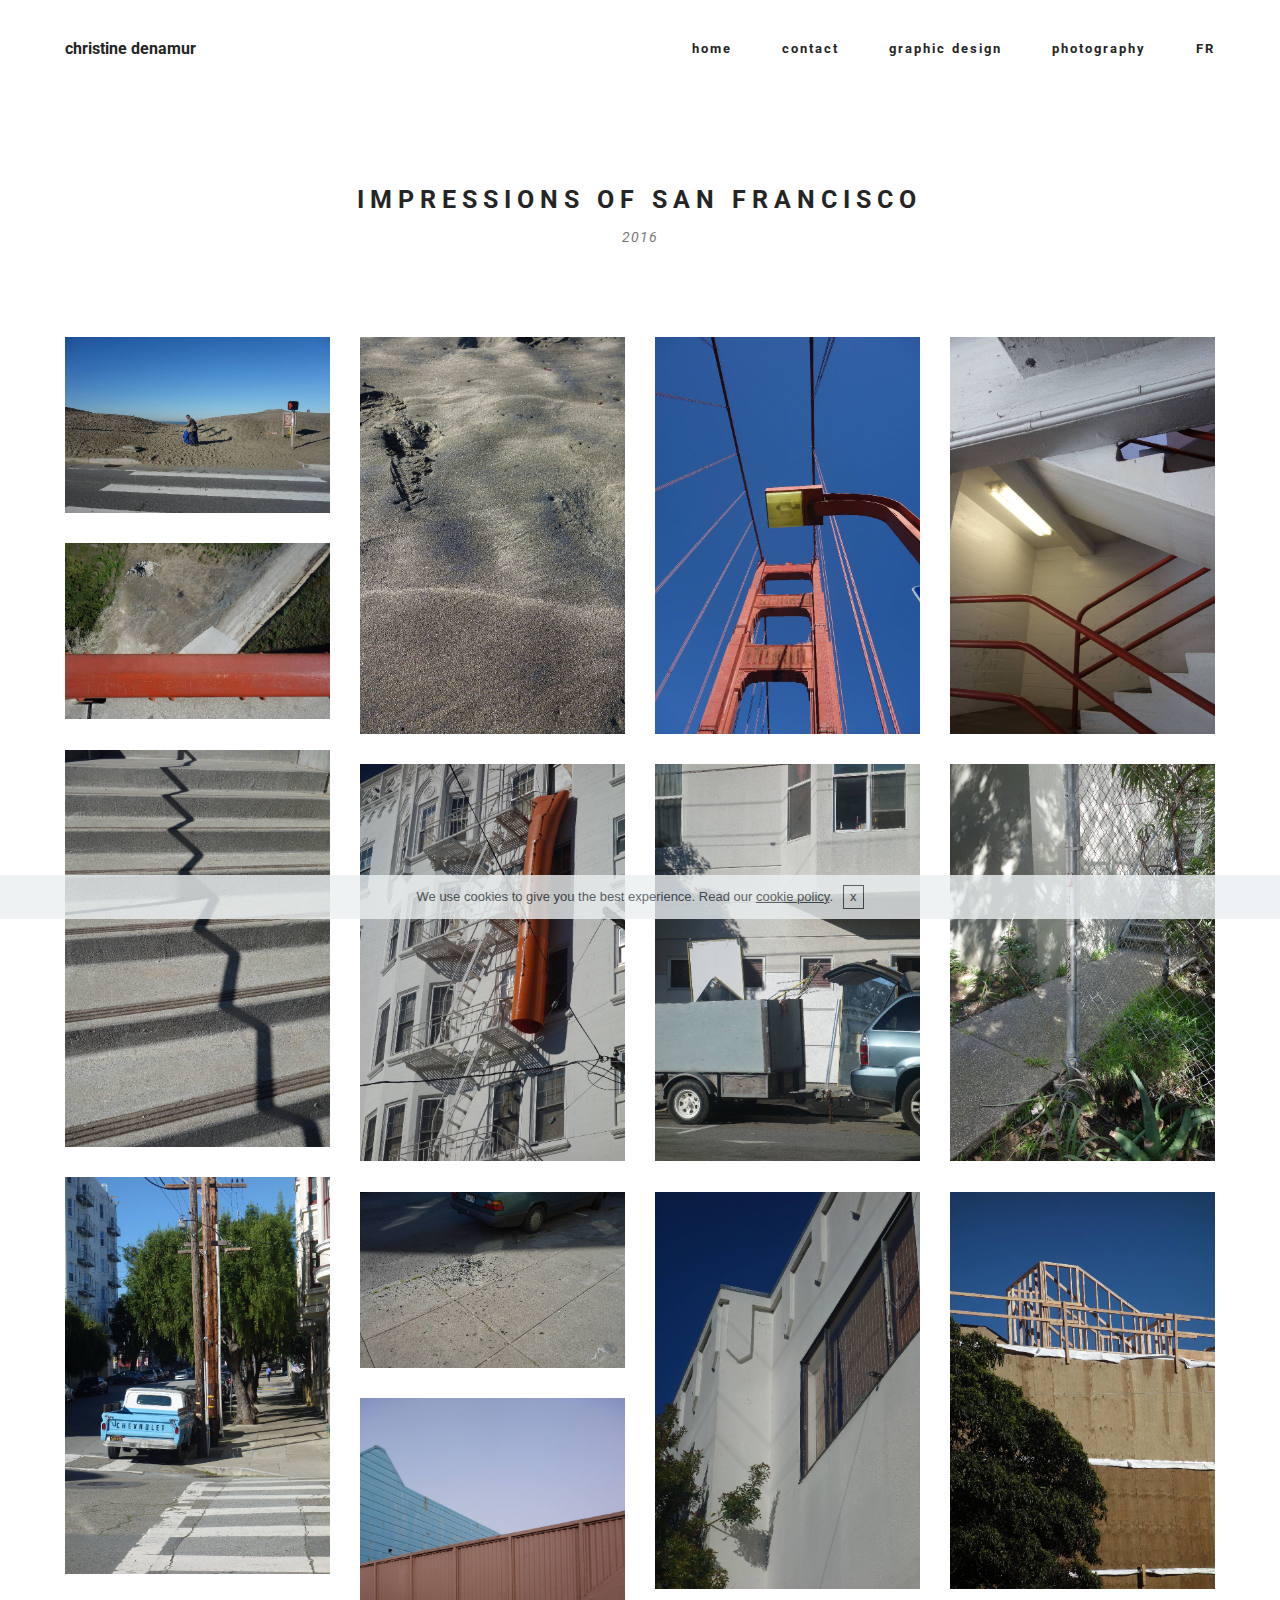
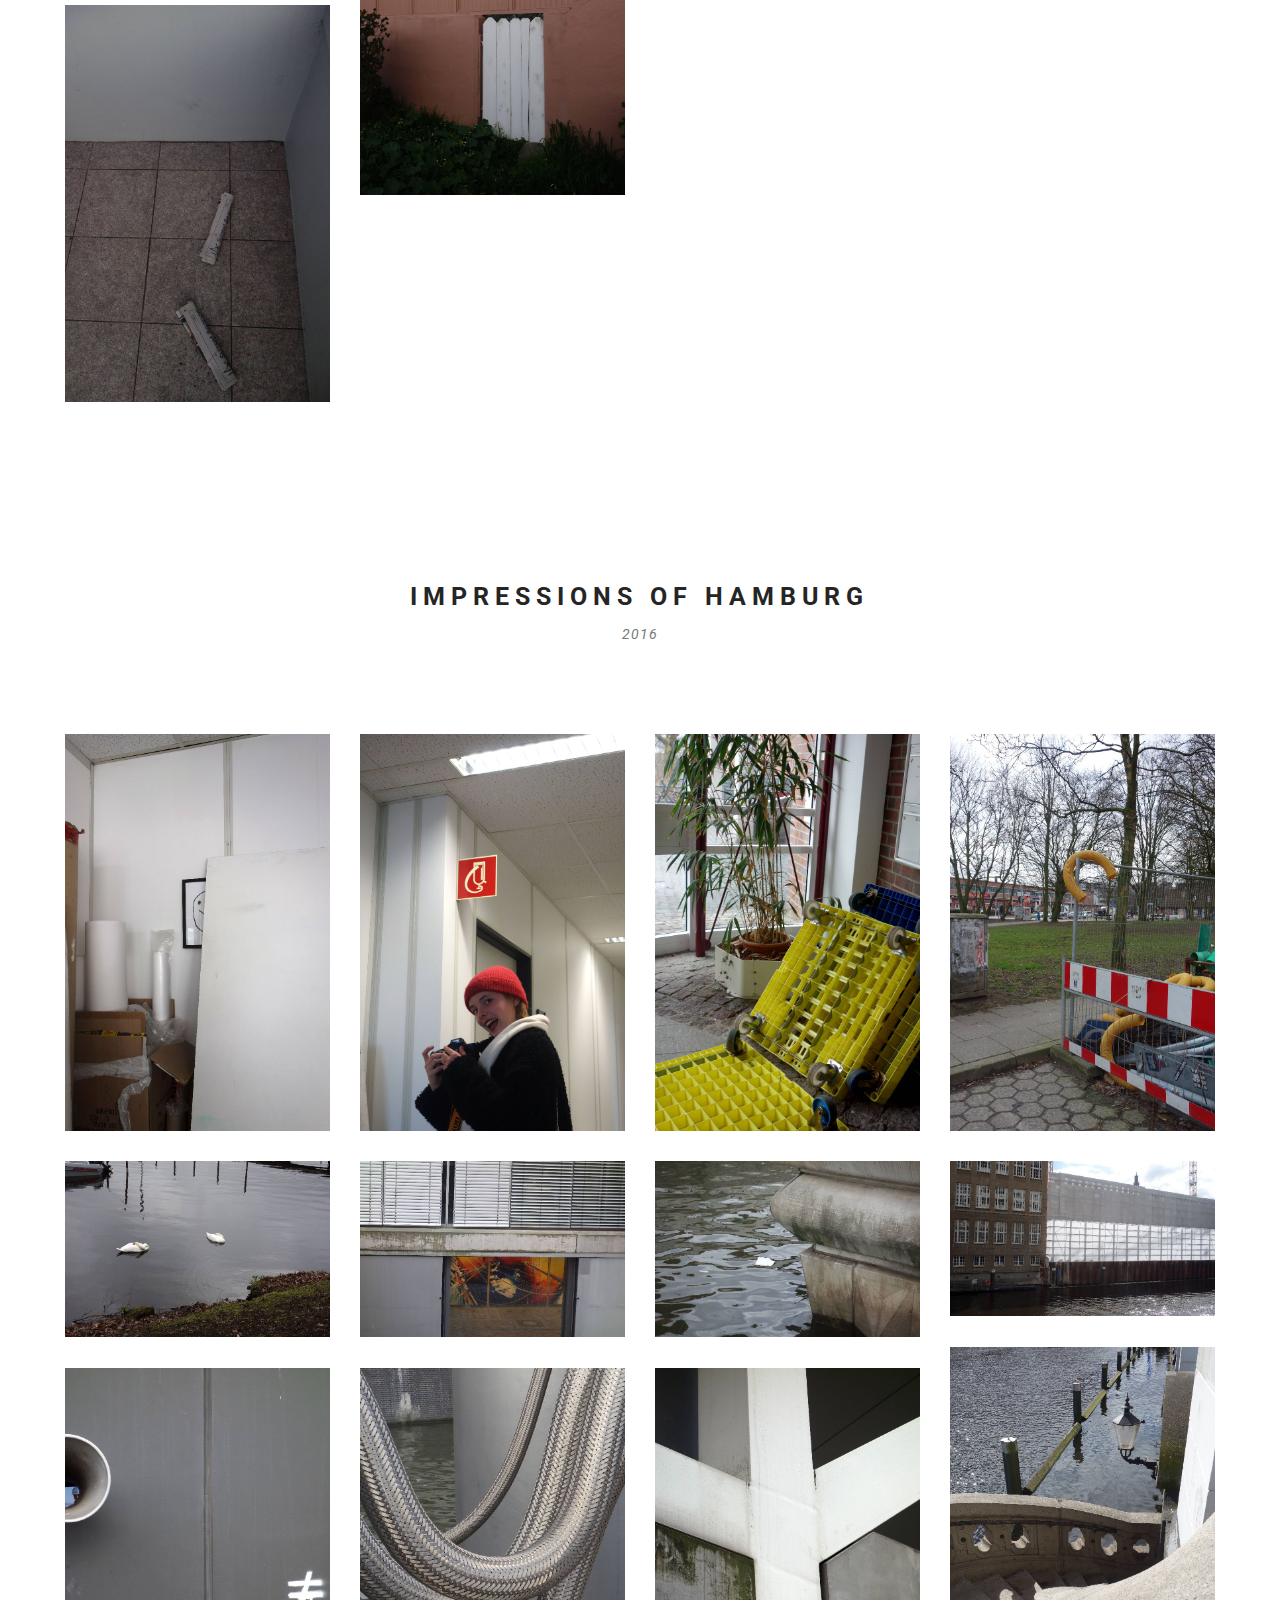
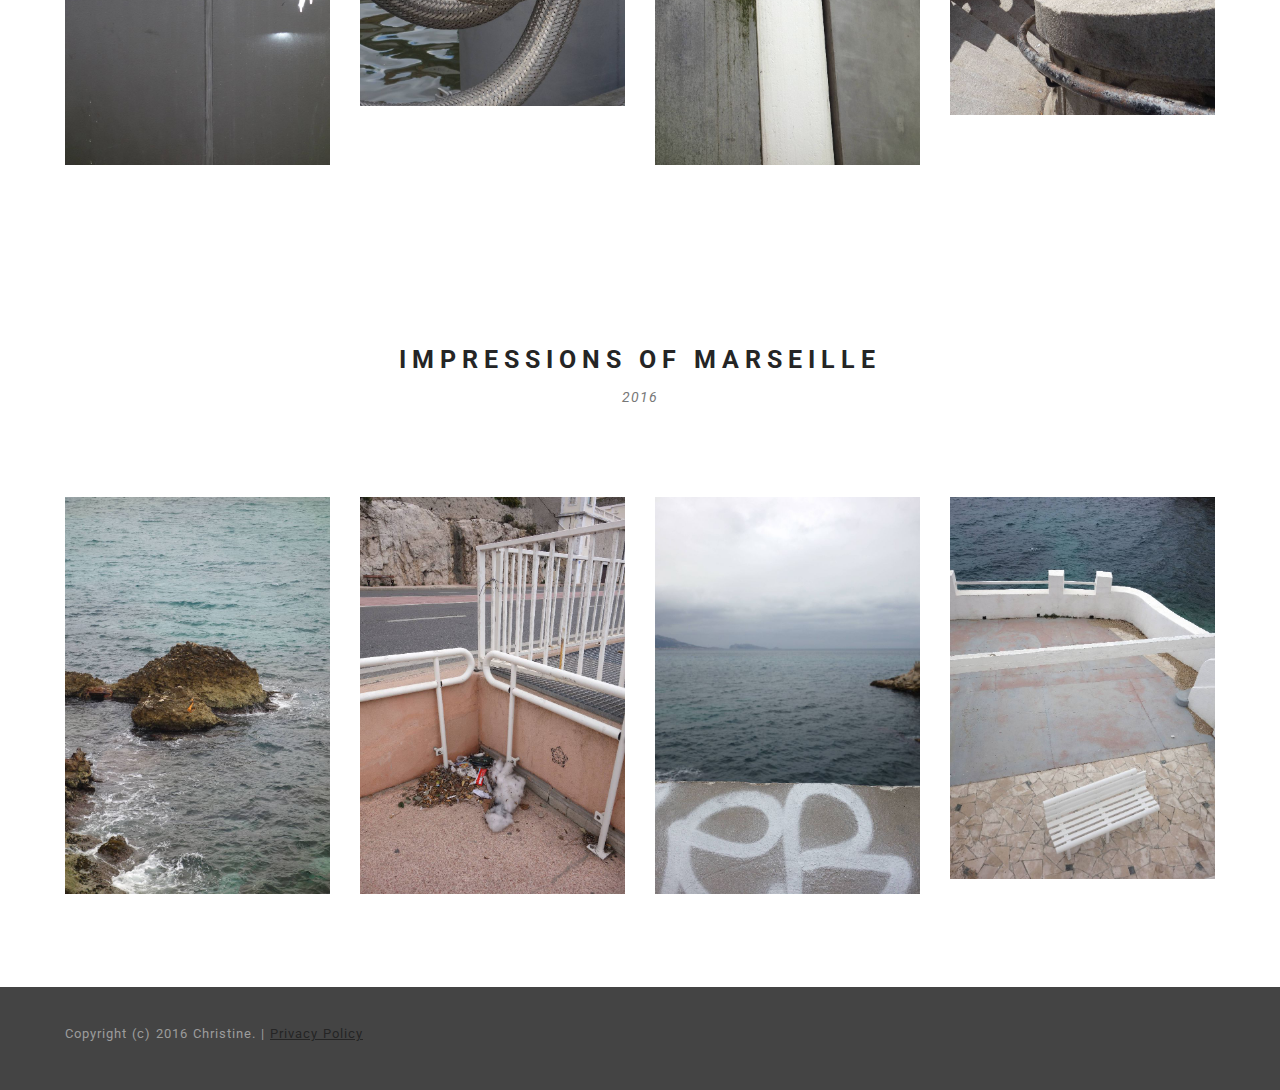
<file: Photo.html>
<!DOCTYPE html>
<html>
<head>
  <!-- Site made with Mobirise Website Builder v2.11.1, https://mobirise.com -->
  <meta charset="UTF-8">
  <meta http-equiv="X-UA-Compatible" content="IE=edge">
  <meta name="generator" content="Mobirise v2.11.1, mobirise.com">
  <meta name="viewport" content="width=device-width, initial-scale=1">
  <link rel="shortcut icon" href="assets/images/zwartwit-3456x4668-45.jpg" type="image/x-icon">
  <meta name="description" content="Grafisch ontwerp, Christine Denamur, Photogrphy, San Francisco, Abstract, ">
  <title>photography</title>
  <link rel="stylesheet" href="https://fonts.googleapis.com/css?family=Roboto:700,400&amp;subset=cyrillic,latin,greek,vietnamese">
  <link rel="stylesheet" href="assets/bootstrap/css/bootstrap.min.css">
  <link rel="stylesheet" href="assets/mobirise/css/style.css">
  <link rel="stylesheet" href="assets/mobirise-gallery/style.css">
  <link rel="stylesheet" href="assets/mobirise-slider/style.css">
  <link rel="stylesheet" href="assets/mobirise/css/mbr-additional.css" type="text/css">
  
  
  
</head>
<body>

<!-- Google Analytics -->
<script>
  (function(i,s,o,g,r,a,m){i['GoogleAnalyticsObject']=r;i[r]=i[r]||function(){
  (i[r].q=i[r].q||[]).push(arguments)},i[r].l=1*new Date();a=s.createElement(o),
  m=s.getElementsByTagName(o)[0];a.async=1;a.src=g;m.parentNode.insertBefore(a,m)
  })(window,document,'script','//www.google-analytics.com/analytics.js','ga');

  ga('create', 'UA-62047859-1', 'auto');
  ga('send', 'pageview');

</script>
<!-- /Google Analytics -->


<section class="mbr-navbar mbr-navbar--freeze mbr-navbar--absolute mbr-navbar--sticky mbr-navbar--auto-collapse" id="ext_menu-44">
    <div class="mbr-navbar__section mbr-section">
        <div class="mbr-section__container container">
            <div class="mbr-navbar__container">
                <div class="mbr-navbar__column mbr-navbar__column--s mbr-navbar__brand">
                    <span class="mbr-navbar__brand-link mbr-brand mbr-brand--inline">
                        
                        <span class="mbr-brand__name"><a class="mbr-brand__name text-black" href="https://mobirise.com">christine denamur</a></span>
                    </span>
                </div>
                <div class="mbr-navbar__hamburger mbr-hamburger"><span class="mbr-hamburger__line"></span></div>
                <div class="mbr-navbar__column mbr-navbar__menu">
                    <nav class="mbr-navbar__menu-box mbr-navbar__menu-box--inline-right">
                        <div class="mbr-navbar__column">
                            <ul class="mbr-navbar__items mbr-navbar__items--right float-left mbr-buttons mbr-buttons--freeze mbr-buttons--right btn-decorator mbr-buttons--active mbr-buttons--only-links"><li class="mbr-navbar__item"><a class="mbr-buttons__link btn text-black" href="index.html">home</a></li><li class="mbr-navbar__item"><a class="mbr-buttons__link btn text-black" href="contact.html">contact</a></li><li class="mbr-navbar__item"><a class="mbr-buttons__link btn text-black" href="graphicdesign.html">graphic design</a></li> <li class="mbr-navbar__item"><a class="mbr-buttons__link btn text-black" href="Photo.html">photography</a></li> <li class="mbr-navbar__item"><a class="mbr-buttons__link btn text-black" href="http://christinedenamur.github.io/Webfolder-FR/">FR</a></li> </ul>                            
                            
                        </div>
                    </nav>
                </div>
            </div>
        </div>
    </div>
</section>

<section class="engine"><a rel="external" href="https://mobirise.com">free web design software</a></section><section class="mbr-section mbr-section--relative mbr-section--fixed-size mbr-after-navbar" id="msg-box3-30" style="background-color: rgb(255, 255, 255);">
    
    <div class="mbr-section__container container mbr-section__container--isolated">
        <div class="mbr-header mbr-header--wysiwyg row">
            <div class="col-sm-8 col-sm-offset-2">
                <h3 class="mbr-header__text">IMPRESSIONS OF SAN FRANCISCO</h3>
                <p class="mbr-header__subtext">2016</p>
            </div>
        </div>
    </div>
    
    
</section>

<section class="mbr-gallery mbr-section mbr-section--no-padding" id="gallery1-29" style="background-color: rgb(255, 255, 255);">
    <!-- Gallery -->
    <div class=" container mbr-gallery-layout-default" style="padding-top: 0px; padding-bottom: 93px;">
        <div>
            <div class="row mbr-gallery-row">
                
                <div class="col-lg-3 col-md-4 col-sm-6 col-xs-12 mbr-gallery-item">

                     

                    <a href="#lb-gallery1-29" data-slide-to="0" data-toggle="modal">
                        <img alt="" src="assets/images/dsc01675-5472x3648-5-2000x1333-2.jpg">
                        <span class="icon glyphicon glyphicon-zoom-in"></span>
                    </a>              
                </div><div class="col-lg-3 col-md-4 col-sm-6 col-xs-12 mbr-gallery-item">

                     

                    <a href="#lb-gallery1-29" data-slide-to="1" data-toggle="modal">
                        <img alt="" src="assets/images/kleindsc01688-2432x3647-83-2000x2999-84.jpg">
                        <span class="icon glyphicon glyphicon-zoom-in"></span>
                    </a>              
                </div><div class="col-lg-3 col-md-4 col-sm-6 col-xs-12 mbr-gallery-item">

                     

                    <a href="#lb-gallery1-29" data-slide-to="2" data-toggle="modal">
                        <img alt="" src="assets/images/kleindsc01763-3648x5472-75-2000x3000-88.jpg">
                        <span class="icon glyphicon glyphicon-zoom-in"></span>
                    </a>              
                </div><div class="col-lg-3 col-md-4 col-sm-6 col-xs-12 mbr-gallery-item">

                     

                    <a href="#lb-gallery1-29" data-slide-to="3" data-toggle="modal">
                        <img alt="" src="assets/images/kleindsc01794-2432x3647-5-2000x2999-88.jpg">
                        <span class="icon glyphicon glyphicon-zoom-in"></span>
                    </a>              
                </div><div class="col-lg-3 col-md-4 col-sm-6 col-xs-12 mbr-gallery-item">

                     

                    <a href="#lb-gallery1-29" data-slide-to="4" data-toggle="modal">
                        <img alt="" src="assets/images/dsc01733-5472x3648-68-2000x1333-54.jpg">
                        <span class="icon glyphicon glyphicon-zoom-in"></span>
                    </a>              
                </div><div class="col-lg-3 col-md-4 col-sm-6 col-xs-12 mbr-gallery-item">

                     

                    <a href="#lb-gallery1-29" data-slide-to="5" data-toggle="modal">
                        <img alt="" src="assets/images/kleindsc01823-2432x3647-63-2000x2999-2.jpg">
                        <span class="icon glyphicon glyphicon-zoom-in"></span>
                    </a>              
                </div><div class="col-lg-3 col-md-4 col-sm-6 col-xs-12 mbr-gallery-item">

                     

                    <a href="#lb-gallery1-29" data-slide-to="6" data-toggle="modal">
                        <img alt="" src="assets/images/kleindsc01844-2432x3647-32-2000x2999-93.jpg">
                        <span class="icon glyphicon glyphicon-zoom-in"></span>
                    </a>              
                </div><div class="col-lg-3 col-md-4 col-sm-6 col-xs-12 mbr-gallery-item">

                     

                    <a href="#lb-gallery1-29" data-slide-to="7" data-toggle="modal">
                        <img alt="" src="assets/images/kleindsc01845-2432x3647-95-2000x2999-58.jpg">
                        <span class="icon glyphicon glyphicon-zoom-in"></span>
                    </a>              
                </div><div class="col-lg-3 col-md-4 col-sm-6 col-xs-12 mbr-gallery-item">

                     

                    <a href="#lb-gallery1-29" data-slide-to="8" data-toggle="modal">
                        <img alt="" src="assets/images/kleindsc01849-2432x3647-74-2000x2999-78.jpg">
                        <span class="icon glyphicon glyphicon-zoom-in"></span>
                    </a>              
                </div><div class="col-lg-3 col-md-4 col-sm-6 col-xs-12 mbr-gallery-item">

                     

                    <a href="#lb-gallery1-29" data-slide-to="9" data-toggle="modal">
                        <img alt="" src="assets/images/kleindsc01861-2432x3647-76-2000x2999-81.jpg">
                        <span class="icon glyphicon glyphicon-zoom-in"></span>
                    </a>              
                </div><div class="col-lg-3 col-md-4 col-sm-6 col-xs-12 mbr-gallery-item">

                     

                    <a href="#lb-gallery1-29" data-slide-to="10" data-toggle="modal">
                        <img alt="" src="assets/images/dsc01862-5472x3648-28-2000x1333-93.jpg">
                        <span class="icon glyphicon glyphicon-zoom-in"></span>
                    </a>              
                </div><div class="col-lg-3 col-md-4 col-sm-6 col-xs-12 mbr-gallery-item">

                     

                    <a href="#lb-gallery1-29" data-slide-to="11" data-toggle="modal">
                        <img alt="" src="assets/images/kleindsc01865-2432x3647-49-2000x2999-59.jpg">
                        <span class="icon glyphicon glyphicon-zoom-in"></span>
                    </a>              
                </div><div class="col-lg-3 col-md-4 col-sm-6 col-xs-12 mbr-gallery-item">

                     

                    <a href="#lb-gallery1-29" data-slide-to="12" data-toggle="modal">
                        <img alt="" src="assets/images/kleindsc01886-2432x3647-58-2000x2999-59.jpg">
                        <span class="icon glyphicon glyphicon-zoom-in"></span>
                    </a>              
                </div><div class="col-lg-3 col-md-4 col-sm-6 col-xs-12 mbr-gallery-item">

                     

                    <a href="#lb-gallery1-29" data-slide-to="13" data-toggle="modal">
                        <img alt="" src="assets/images/kleindsc01989-2432x3647-92-2000x2999-7.jpg">
                        <span class="icon glyphicon glyphicon-zoom-in"></span>
                    </a>              
                </div><div class="col-lg-3 col-md-4 col-sm-6 col-xs-12 mbr-gallery-item">

                     

                    <a href="#lb-gallery1-29" data-slide-to="14" data-toggle="modal">
                        <img alt="" src="assets/images/kleindsc01992-2432x3647-85-2000x2999-77.jpg">
                        <span class="icon glyphicon glyphicon-zoom-in"></span>
                    </a>              
                </div>
            </div>
        </div>
        <div class="clearfix"></div>
    </div>

    <!-- Lightbox -->
    <div data-app-prevent-settings="" class="mbr-slider modal fade carousel slide" tabindex="-1" data-keyboard="true" data-interval="false" id="lb-gallery1-29">
        <div class="modal-dialog">
            <div class="modal-content">
                <div class="modal-body">
                    <ol class="carousel-indicators">
                        <li data-app-prevent-settings="" data-target="#lb-gallery1-29" data-slide-to="0"></li><li data-app-prevent-settings="" data-target="#lb-gallery1-29" data-slide-to="1"></li><li data-app-prevent-settings="" data-target="#lb-gallery1-29" data-slide-to="2"></li><li data-app-prevent-settings="" data-target="#lb-gallery1-29" class=" active" data-slide-to="3"></li><li data-app-prevent-settings="" data-target="#lb-gallery1-29" data-slide-to="4"></li><li data-app-prevent-settings="" data-target="#lb-gallery1-29" data-slide-to="5"></li><li data-app-prevent-settings="" data-target="#lb-gallery1-29" data-slide-to="6"></li><li data-app-prevent-settings="" data-target="#lb-gallery1-29" data-slide-to="7"></li><li data-app-prevent-settings="" data-target="#lb-gallery1-29" data-slide-to="8"></li><li data-app-prevent-settings="" data-target="#lb-gallery1-29" data-slide-to="9"></li><li data-app-prevent-settings="" data-target="#lb-gallery1-29" data-slide-to="10"></li><li data-app-prevent-settings="" data-target="#lb-gallery1-29" data-slide-to="11"></li><li data-app-prevent-settings="" data-target="#lb-gallery1-29" data-slide-to="12"></li><li data-app-prevent-settings="" data-target="#lb-gallery1-29" data-slide-to="13"></li><li data-app-prevent-settings="" data-target="#lb-gallery1-29" data-slide-to="14"></li>
                    </ol>
                    <div class="carousel-inner">
                        <div class="item">
                            <img alt="" src="assets/images/dsc01675-5472x3648-5.jpg">
                        </div><div class="item">
                            <img alt="" src="assets/images/kleindsc01688-2432x3647-83.jpg">
                        </div><div class="item">
                            <img alt="" src="assets/images/kleindsc01763-3648x5472-75.jpg">
                        </div><div class="item active">
                            <img alt="" src="assets/images/kleindsc01794-2432x3647-5.jpg">
                        </div><div class="item">
                            <img alt="" src="assets/images/dsc01733-5472x3648-68.jpg">
                        </div><div class="item">
                            <img alt="" src="assets/images/kleindsc01823-2432x3647-63.jpg">
                        </div><div class="item">
                            <img alt="" src="assets/images/kleindsc01844-2432x3647-32.jpg">
                        </div><div class="item">
                            <img alt="" src="assets/images/kleindsc01845-2432x3647-95.jpg">
                        </div><div class="item">
                            <img alt="" src="assets/images/kleindsc01849-2432x3647-74.jpg">
                        </div><div class="item">
                            <img alt="" src="assets/images/kleindsc01861-2432x3647-76.jpg">
                        </div><div class="item">
                            <img alt="" src="assets/images/dsc01862-5472x3648-28.jpg">
                        </div><div class="item">
                            <img alt="" src="assets/images/kleindsc01865-2432x3647-49.jpg">
                        </div><div class="item">
                            <img alt="" src="assets/images/kleindsc01886-2432x3647-58.jpg">
                        </div><div class="item">
                            <img alt="" src="assets/images/kleindsc01989-2432x3647-92.jpg">
                        </div><div class="item">
                            <img alt="" src="assets/images/kleindsc01992-2432x3647-85.jpg">
                        </div>
                    </div>
                    <a class="left carousel-control" role="button" data-slide="prev" href="#lb-gallery1-29">
                        <span class="glyphicon glyphicon-menu-left" aria-hidden="true"></span>
                        <span class="sr-only">Previous</span>
                    </a>
                    <a class="right carousel-control" role="button" data-slide="next" href="#lb-gallery1-29">
                        <span class="glyphicon glyphicon-menu-right" aria-hidden="true"></span>
                        <span class="sr-only">Next</span>
                    </a>

                    <a class="close" href="#" role="button" data-dismiss="modal">
                        <span class="glyphicon glyphicon-remove" aria-hidden="true"></span>
                        <span class="sr-only">Close</span>
                    </a>
                </div>
            </div>
        </div>
    </div>
</section>

<section class="mbr-section" id="header3-40">
    <div class="mbr-section__container container mbr-section__container--isolated">
        <div class="mbr-header mbr-header--wysiwyg row">
            <div class="col-sm-8 col-sm-offset-2">
                <h3 class="mbr-header__text">IMPRESSIONS OF HAMBURG</h3>
                <p class="mbr-header__subtext">2016</p>
            </div>
        </div>
    </div>
</section>

<section class="mbr-gallery mbr-section mbr-section--no-padding" id="gallery1-41" style="background-color: rgb(255, 255, 255);">
    <!-- Gallery -->
    <div class=" container mbr-gallery-layout-default" style="padding-top: 0px; padding-bottom: 93px;">
        <div>
            <div class="row mbr-gallery-row">
                
                <div class="col-lg-3 col-md-4 col-sm-6 col-xs-12 mbr-gallery-item">

                     

                    <a href="#lb-gallery1-41" data-slide-to="0" data-toggle="modal">
                        <img alt="" src="assets/images/grijs8-3648x5472-32-2000x3000-8.jpg">
                        <span class="icon glyphicon glyphicon-zoom-in"></span>
                    </a>              
                </div><div class="col-lg-3 col-md-4 col-sm-6 col-xs-12 mbr-gallery-item">

                     

                    <a href="#lb-gallery1-41" data-slide-to="1" data-toggle="modal">
                        <img alt="" src="assets/images/kleur3-3648x5472-41-2000x3000-22.jpg">
                        <span class="icon glyphicon glyphicon-zoom-in"></span>
                    </a>              
                </div><div class="col-lg-3 col-md-4 col-sm-6 col-xs-12 mbr-gallery-item">

                     

                    <a href="#lb-gallery1-41" data-slide-to="2" data-toggle="modal">
                        <img alt="" src="assets/images/kleur2-3648x5472-36-2000x3000-2.jpg">
                        <span class="icon glyphicon glyphicon-zoom-in"></span>
                    </a>              
                </div><div class="col-lg-3 col-md-4 col-sm-6 col-xs-12 mbr-gallery-item">

                     

                    <a href="#lb-gallery1-41" data-slide-to="3" data-toggle="modal">
                        <img alt="" src="assets/images/kleur1-3648x5472-9-2000x3000-80.jpg">
                        <span class="icon glyphicon glyphicon-zoom-in"></span>
                    </a>              
                </div><div class="col-lg-3 col-md-4 col-sm-6 col-xs-12 mbr-gallery-item">

                     

                    <a href="#lb-gallery1-41" data-slide-to="4" data-toggle="modal">
                        <img alt="" src="assets/images/grijs7-5472x3648-46-2000x1333-25.jpg">
                        <span class="icon glyphicon glyphicon-zoom-in"></span>
                    </a>              
                </div><div class="col-lg-3 col-md-4 col-sm-6 col-xs-12 mbr-gallery-item">

                     

                    <a href="#lb-gallery1-41" data-slide-to="5" data-toggle="modal">
                        <img alt="" src="assets/images/grijs4-5472x3648-85-2000x1333-98.jpg">
                        <span class="icon glyphicon glyphicon-zoom-in"></span>
                    </a>              
                </div><div class="col-lg-3 col-md-4 col-sm-6 col-xs-12 mbr-gallery-item">

                     

                    <a href="#lb-gallery1-41" data-slide-to="6" data-toggle="modal">
                        <img alt="" src="assets/images/grijs1-5472x3648-16-2000x1333-1.jpg">
                        <span class="icon glyphicon glyphicon-zoom-in"></span>
                    </a>              
                </div><div class="col-lg-3 col-md-4 col-sm-6 col-xs-12 mbr-gallery-item">

                     

                    <a href="#lb-gallery1-41" data-slide-to="7" data-toggle="modal">
                        <img alt="" src="assets/images/grijs5-5187x3051-42-2000x1176-85.jpg">
                        <span class="icon glyphicon glyphicon-zoom-in"></span>
                    </a>              
                </div><div class="col-lg-3 col-md-4 col-sm-6 col-xs-12 mbr-gallery-item">

                     

                    <a href="#lb-gallery1-41" data-slide-to="8" data-toggle="modal">
                        <img alt="" src="assets/images/grijs6-3172x4406-2-2000x2778-97.jpg">
                        <span class="icon glyphicon glyphicon-zoom-in"></span>
                    </a>              
                </div><div class="col-lg-3 col-md-4 col-sm-6 col-xs-12 mbr-gallery-item">

                     

                    <a href="#lb-gallery1-41" data-slide-to="9" data-toggle="modal">
                        <img alt="" src="assets/images/grijs-3566x5349-63-2000x3000-8.jpg">
                        <span class="icon glyphicon glyphicon-zoom-in"></span>
                    </a>              
                </div><div class="col-lg-3 col-md-4 col-sm-6 col-xs-12 mbr-gallery-item">

                     

                    <a href="#lb-gallery1-41" data-slide-to="10" data-toggle="modal">
                        <img alt="" src="assets/images/grijs2-2111x2700-72-2000x2558-23.jpg">
                        <span class="icon glyphicon glyphicon-zoom-in"></span>
                    </a>              
                </div><div class="col-lg-3 col-md-4 col-sm-6 col-xs-12 mbr-gallery-item">

                     

                    <a href="#lb-gallery1-41" data-slide-to="11" data-toggle="modal">
                        <img alt="" src="assets/images/grijs3-3648x5472-74-2000x3000-78.jpg">
                        <span class="icon glyphicon glyphicon-zoom-in"></span>
                    </a>              
                </div>
            </div>
        </div>
        <div class="clearfix"></div>
    </div>

    <!-- Lightbox -->
    <div data-app-prevent-settings="" class="mbr-slider modal fade carousel slide" tabindex="-1" data-keyboard="true" data-interval="false" id="lb-gallery1-41">
        <div class="modal-dialog">
            <div class="modal-content">
                <div class="modal-body">
                    <ol class="carousel-indicators">
                        <li data-app-prevent-settings="" data-target="#lb-gallery1-41" data-slide-to="0"></li><li data-app-prevent-settings="" data-target="#lb-gallery1-41" data-slide-to="1"></li><li data-app-prevent-settings="" data-target="#lb-gallery1-41" data-slide-to="2"></li><li data-app-prevent-settings="" data-target="#lb-gallery1-41" data-slide-to="3"></li><li data-app-prevent-settings="" data-target="#lb-gallery1-41" data-slide-to="4"></li><li data-app-prevent-settings="" data-target="#lb-gallery1-41" data-slide-to="5"></li><li data-app-prevent-settings="" data-target="#lb-gallery1-41" data-slide-to="6"></li><li data-app-prevent-settings="" data-target="#lb-gallery1-41" data-slide-to="7"></li><li data-app-prevent-settings="" data-target="#lb-gallery1-41" data-slide-to="8"></li><li data-app-prevent-settings="" data-target="#lb-gallery1-41" data-slide-to="9"></li><li data-app-prevent-settings="" data-target="#lb-gallery1-41" data-slide-to="10"></li><li data-app-prevent-settings="" data-target="#lb-gallery1-41" class=" active" data-slide-to="11"></li>
                    </ol>
                    <div class="carousel-inner">
                        <div class="item">
                            <img alt="" src="assets/images/grijs8-3648x5472-32.jpg">
                        </div><div class="item">
                            <img alt="" src="assets/images/kleur3-3648x5472-41.jpg">
                        </div><div class="item">
                            <img alt="" src="assets/images/kleur2-3648x5472-36.jpg">
                        </div><div class="item">
                            <img alt="" src="assets/images/kleur1-3648x5472-9.jpg">
                        </div><div class="item">
                            <img alt="" src="assets/images/grijs7-5472x3648-46.jpg">
                        </div><div class="item">
                            <img alt="" src="assets/images/grijs4-5472x3648-85.jpg">
                        </div><div class="item">
                            <img alt="" src="assets/images/grijs1-5472x3648-16.jpg">
                        </div><div class="item">
                            <img alt="" src="assets/images/grijs5-5187x3051-42.jpg">
                        </div><div class="item">
                            <img alt="" src="assets/images/grijs6-3172x4406-2.jpg">
                        </div><div class="item">
                            <img alt="" src="assets/images/grijs-3566x5349-63.jpg">
                        </div><div class="item">
                            <img alt="" src="assets/images/grijs2-2111x2700-72.jpg">
                        </div><div class="item active">
                            <img alt="" src="assets/images/grijs3-3648x5472-74.jpg">
                        </div>
                    </div>
                    <a class="left carousel-control" role="button" data-slide="prev" href="#lb-gallery1-41">
                        <span class="glyphicon glyphicon-menu-left" aria-hidden="true"></span>
                        <span class="sr-only">Previous</span>
                    </a>
                    <a class="right carousel-control" role="button" data-slide="next" href="#lb-gallery1-41">
                        <span class="glyphicon glyphicon-menu-right" aria-hidden="true"></span>
                        <span class="sr-only">Next</span>
                    </a>

                    <a class="close" href="#" role="button" data-dismiss="modal">
                        <span class="glyphicon glyphicon-remove" aria-hidden="true"></span>
                        <span class="sr-only">Close</span>
                    </a>
                </div>
            </div>
        </div>
    </div>
</section>

<section class="mbr-section" id="header3-42">
    <div class="mbr-section__container container mbr-section__container--isolated">
        <div class="mbr-header mbr-header--wysiwyg row">
            <div class="col-sm-8 col-sm-offset-2">
                <h3 class="mbr-header__text">IMPRESSIONS OF MARSEILLE</h3>
                <p class="mbr-header__subtext">2016</p>
            </div>
        </div>
    </div>
</section>

<section class="mbr-gallery mbr-section mbr-section--no-padding" id="gallery1-43" style="background-color: rgb(255, 255, 255);">
    <!-- Gallery -->
    <div class=" container mbr-gallery-layout-default" style="padding-top: 0px; padding-bottom: 93px;">
        <div>
            <div class="row mbr-gallery-row">
                
                <div class="col-lg-3 col-md-4 col-sm-6 col-xs-12 mbr-gallery-item">

                     

                    <a href="#lb-gallery1-43" data-slide-to="0" data-toggle="modal">
                        <img alt="" src="assets/images/a-3648x5472-66-2000x3000-3.jpg">
                        <span class="icon glyphicon glyphicon-zoom-in"></span>
                    </a>              
                </div><div class="col-lg-3 col-md-4 col-sm-6 col-xs-12 mbr-gallery-item">

                     

                    <a href="#lb-gallery1-43" data-slide-to="1" data-toggle="modal">
                        <img alt="" src="assets/images/b-3648x5472-99-2000x3000-92.jpg">
                        <span class="icon glyphicon glyphicon-zoom-in"></span>
                    </a>              
                </div><div class="col-lg-3 col-md-4 col-sm-6 col-xs-12 mbr-gallery-item">

                     

                    <a href="#lb-gallery1-43" data-slide-to="2" data-toggle="modal">
                        <img alt="" src="assets/images/c-3648x5472-87-2000x3000-7.jpg">
                        <span class="icon glyphicon glyphicon-zoom-in"></span>
                    </a>              
                </div><div class="col-lg-3 col-md-4 col-sm-6 col-xs-12 mbr-gallery-item">

                     

                    <a href="#lb-gallery1-43" data-slide-to="3" data-toggle="modal">
                        <img alt="" src="assets/images/d-3648x5257-64-2000x2882-8.jpg">
                        <span class="icon glyphicon glyphicon-zoom-in"></span>
                    </a>              
                </div>
            </div>
        </div>
        <div class="clearfix"></div>
    </div>

    <!-- Lightbox -->
    <div data-app-prevent-settings="" class="mbr-slider modal fade carousel slide" tabindex="-1" data-keyboard="true" data-interval="false" id="lb-gallery1-43">
        <div class="modal-dialog">
            <div class="modal-content">
                <div class="modal-body">
                    <ol class="carousel-indicators">
                        <li data-app-prevent-settings="" data-target="#lb-gallery1-43" data-slide-to="0"></li><li data-app-prevent-settings="" data-target="#lb-gallery1-43" data-slide-to="1"></li><li data-app-prevent-settings="" data-target="#lb-gallery1-43" class=" active" data-slide-to="2"></li><li data-app-prevent-settings="" data-target="#lb-gallery1-43" data-slide-to="3"></li>
                    </ol>
                    <div class="carousel-inner">
                        <div class="item">
                            <img alt="" src="assets/images/a-3648x5472-66.jpg">
                        </div><div class="item">
                            <img alt="" src="assets/images/b-3648x5472-99.jpg">
                        </div><div class="item active">
                            <img alt="" src="assets/images/c-3648x5472-87.jpg">
                        </div><div class="item">
                            <img alt="" src="assets/images/d-3648x5257-64.jpg">
                        </div>
                    </div>
                    <a class="left carousel-control" role="button" data-slide="prev" href="#lb-gallery1-43">
                        <span class="glyphicon glyphicon-menu-left" aria-hidden="true"></span>
                        <span class="sr-only">Previous</span>
                    </a>
                    <a class="right carousel-control" role="button" data-slide="next" href="#lb-gallery1-43">
                        <span class="glyphicon glyphicon-menu-right" aria-hidden="true"></span>
                        <span class="sr-only">Next</span>
                    </a>

                    <a class="close" href="#" role="button" data-dismiss="modal">
                        <span class="glyphicon glyphicon-remove" aria-hidden="true"></span>
                        <span class="sr-only">Close</span>
                    </a>
                </div>
            </div>
        </div>
    </div>
</section>

<footer class="mbr-section mbr-section--relative mbr-section--fixed-size" id="footer1-35" style="background-color: rgb(68, 68, 68);">
    
    <div class="mbr-section__container container">
        <div class="mbr-footer mbr-footer--wysiwyg row" style="padding-top: 36.900000000000006px; padding-bottom: 36.900000000000006px;">
            <div class="col-sm-12">
                <p class="mbr-footer__copyright"></p><p>Copyright (c) 2016 Christine. | <a href="http://creativecommons.org/licenses/by-nc-nd/3.0/" target="_blank" class="text-black">Privacy Policy</a></p><p></p>
            </div>
        </div>
    </div>
</footer>


  <input name="cookieData" type="hidden" data-cookie-text="We use cookies to give you the best experience. Read our <a href='privacy.html'>cookie policy</a>.">
  <script src="assets/web/assets/jquery/jquery.min.js"></script>
  <script src="assets/bootstrap/js/bootstrap.min.js"></script>
  <script src="assets/smooth-scroll/SmoothScroll.js"></script>
  <script src="assets/cookies-alert-plugin/cookies-alert-core.js"></script>
  <script src="assets/cookies-alert-plugin/cookies-alert-script.js"></script>
  <script src="assets/masonry/masonry.pkgd.min.js"></script>
  <script src="assets/imagesloaded/imagesloaded.pkgd.min.js"></script>
  <script src="assets/bootstrap-carousel-swipe/bootstrap-carousel-swipe.js"></script>
  <script src="assets/mobirise/js/script.js"></script>
  <script src="assets/mobirise-gallery/script.js"></script>
  
  
</body>
</html>
</file>
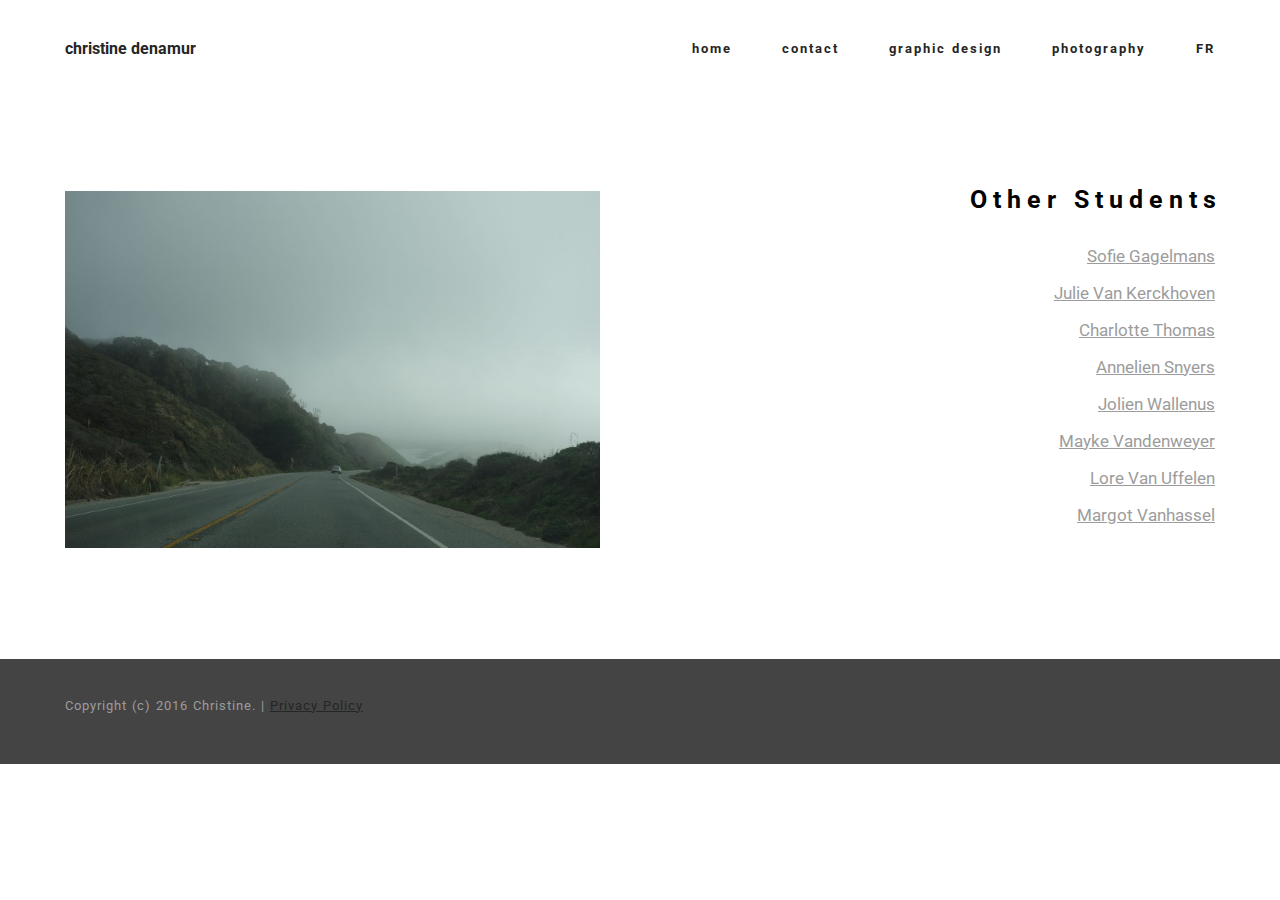
<file: Students 16.34.35.html>
<!DOCTYPE html>
<html>
<head>
  <!-- Site made with Mobirise Website Builder v2.8.6, https://mobirise.com -->
  <meta charset="UTF-8">
  <meta http-equiv="X-UA-Compatible" content="IE=edge">
  <meta name="generator" content="Mobirise v2.8.6, mobirise.com">
  <meta name="viewport" content="width=device-width, initial-scale=1">
  <link rel="shortcut icon" href="assets/images/logo.png" type="image/x-icon">
  <meta name="description" content="Grafisch ontwerp, Christine Denamur, Other students, link, portfolio, ">
  <title>Other Students</title>
  <link rel="stylesheet" href="https://fonts.googleapis.com/css?family=Roboto:700,400&amp;subset=cyrillic,latin,greek,vietnamese">
  <link rel="stylesheet" href="assets/bootstrap/css/bootstrap.min.css">
  <link rel="stylesheet" href="assets/mobirise/css/style.css">
  <link rel="stylesheet" href="assets/mobirise/css/mbr-additional.css" type="text/css">
  
  
  
</head>
<body>

<!-- Google Analytics -->
<script>
  (function(i,s,o,g,r,a,m){i['GoogleAnalyticsObject']=r;i[r]=i[r]||function(){
  (i[r].q=i[r].q||[]).push(arguments)},i[r].l=1*new Date();a=s.createElement(o),
  m=s.getElementsByTagName(o)[0];a.async=1;a.src=g;m.parentNode.insertBefore(a,m)
  })(window,document,'script','//www.google-analytics.com/analytics.js','ga');

  ga('create', 'UA-62047859-1', 'auto');
  ga('send', 'pageview');

</script>
<!-- /Google Analytics -->


<section class="engine"><a rel="nofollow" href="https://mobirise.com">Mobirise free mobile website builder</a></section>
<section class="mbr-navbar mbr-navbar--freeze mbr-navbar--absolute mbr-navbar--sticky mbr-navbar--auto-collapse" id="ext_menu-33">
    <div class="mbr-navbar__section mbr-section">
        <div class="mbr-section__container container">
            <div class="mbr-navbar__container">
                <div class="mbr-navbar__column mbr-navbar__column--s mbr-navbar__brand">
                    <span class="mbr-navbar__brand-link mbr-brand mbr-brand--inline">
                        
                        <span class="mbr-brand__name"><a class="mbr-brand__name text-black" href="https://mobirise.com">christine denamur</a></span>
                    </span>
                </div>
                <div class="mbr-navbar__hamburger mbr-hamburger text-white"><span class="mbr-hamburger__line"></span></div>
                <div class="mbr-navbar__column mbr-navbar__menu">
                    <nav class="mbr-navbar__menu-box mbr-navbar__menu-box--inline-right">
                        <div class="mbr-navbar__column"><ul class="mbr-navbar__items mbr-navbar__items--right mbr-buttons mbr-buttons--freeze mbr-buttons--right btn-decorator mbr-buttons--active mbr-buttons--only-links"><li class="mbr-navbar__item"><a class="mbr-buttons__link btn text-black" href="index.html">home</a></li><li class="mbr-navbar__item"><a class="mbr-buttons__link btn text-black" href="contact.html">contact</a></li><li class="mbr-navbar__item"><a class="mbr-buttons__link btn text-black" href="graphicdesign.html">graphic design</a></li> <li class="mbr-navbar__item"><a class="mbr-buttons__link btn text-black" href="Photo.html">photography</a></li> <li class="mbr-navbar__item"><a class="mbr-buttons__link btn text-black" href="https://892629bc67e00cb96c920048721514f55e528fa6.googledrive.com/host/0B0OAJ77jzOmrRi1JUTNTbFpuZmM/">FR</a></li> </ul></div>
                        
                    </nav>
                </div>
            </div>
        </div>
    </div>
</section>

<section class="mbr-section mbr-section--relative mbr-after-navbar" id="msg-box4-32" style="background-color: rgb(255, 255, 255);">
    
    <div class="mbr-section__container mbr-section__container--isolated container">
        <div class="row">
            <div class="mbr-box mbr-box--fixed mbr-box--adapted">
                <div class="mbr-box__magnet mbr-box__magnet--top-right mbr-section__left col-sm-6">
                    <figure class="mbr-figure mbr-figure--adapted mbr-figure--caption-inside-bottom mbr-figure--full-width"><img class="mbr-figure__img" src="assets/images/dsc02622-5472x3648-2.jpg"></figure>
                </div>
                <div class="mbr-box__magnet mbr-class-mbr-box__magnet--center-left col-sm-6 mbr-section__right">
                    <div class="mbr-section__container mbr-section__container--middle">
                        <div class="mbr-header mbr-header--auto-align mbr-header--wysiwyg">
                            <h3 class="mbr-header__text cut-letter-spacing">Other Students</h3>
                            
                        </div>
                    </div>
                    <div class="mbr-section__container mbr-section__container--middle">
                        <div class="mbr-article mbr-article--auto-align mbr-article--wysiwyg"><p><a href="https://a42fdb84ac3b14828437e264a2ff11ae56488a97.googledrive.com/host/0ByvfW8Q2YKbITlZ5a3lQTzNvQk0/" target="_blank" class="text-gray">Sofie Gagelmans</a></p><p><a href="https://48ecfd7d7ddf50715ba84f981d1be45c002000c4.googledrive.com/host/0B40etFtfSsgKYVdvWEMwTUlPTjA/" class="text-gray">Julie Van Kerckhoven</a></p><p><a href="https://f8af3edb095e7d1728f43d59737478e37c6bf5b6.googledrive.com/host/0By2WF0b15Z8oWE5uZmZIWW9nQ2M/" target="_blank" class="text-gray">Charlotte Thomas</a></p><p><a href="http://l.facebook.com/l.php?u=http%3A%2F%2Fgoogledrive.com%2Fhost%2F0BzrbLojsdtJRVHV3Umx6Y2M5bkU&amp;h=ZAQFu6OPU" target="_blank" class="text-gray">Annelien Snyers</a></p><p><a href="https://l.facebook.com/l.php?u=https%3A%2F%2F8ee5a9a313e600f21ad776bea48288fda7037fe2.googledrive.com%2Fhost%2F0B2DAvdev2nT2UUxyZjQyX3RVWkk%2F&amp;h=rAQEltggv" target="_blank" class="text-gray">Jolien Wallenus</a></p><p><a href="https://c27b020f9c92473c2396913c78fe0442db08f7c6.googledrive.com/host/0B_Vg-L0_XECpMjhJY3ZmUlBfOXc/" target="_blank" class="text-gray">Mayke Vandenweyer</a></p><p><a href="https://6415a7b871e8c013cb627762942f8c8cedcbb0f1.googledrive.com/host/0BzBnDgTHbf9EakkyWUdWSGI2VE0/" target="_blank" class="text-gray">Lore Van Uffelen</a></p><p><a href="https://7ddc32286ed4dbe94020fe1c52887d7264bd348e.googledrive.com/host/0B2LrTCMkglgLYmo2d3RWQnQzbms/page1.html" target="_blank" class="text-gray">Margot Vanhassel</a></p></div>
                    </div>
                    
                </div>
                
            </div>
        </div>
    </div>
</section>

<footer class="mbr-section mbr-section--relative mbr-section--fixed-size" id="footer1-35" style="background-color: rgb(68, 68, 68);">
    
    <div class="mbr-section__container container">
        <div class="mbr-footer mbr-footer--wysiwyg row">
            <div class="col-sm-12">
                <p class="mbr-footer__copyright"></p><p>Copyright (c) 2016 Christine. | <a href="http://creativecommons.org/licenses/by-nc-nd/3.0/" target="_blank" class="text-black">Privacy Policy</a></p><p></p>
            </div>
        </div>
    </div>
</footer>


  <script src="assets/web/assets/jquery/jquery.min.js"></script>
  <script src="assets/bootstrap/js/bootstrap.min.js"></script>
  <script src="assets/smooth-scroll/SmoothScroll.js"></script>
  <script src="assets/mobirise/js/script.js"></script>
  
  
</body>
</html>
</file>
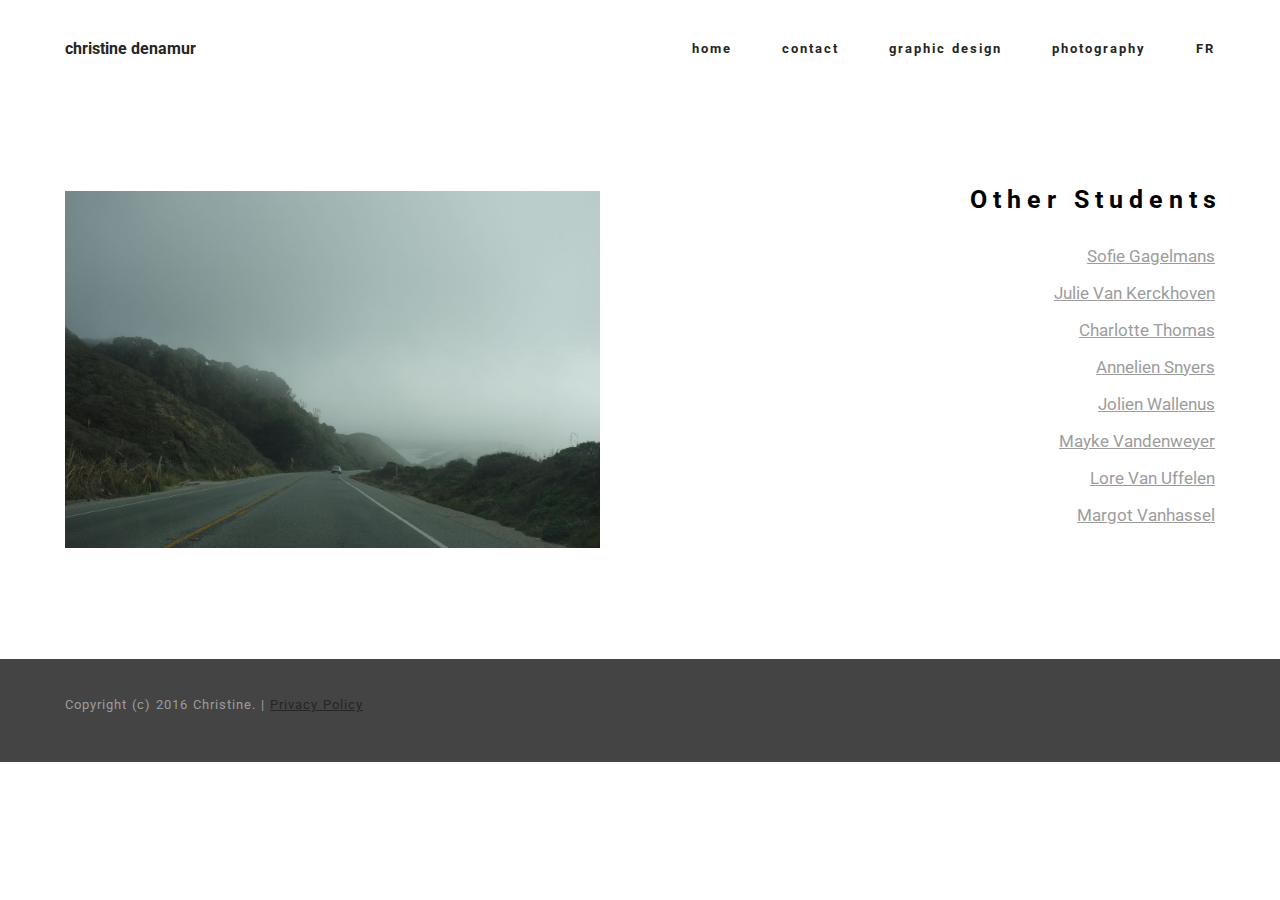
<file: Students.html>
<!DOCTYPE html>
<html>
<head>
  <!-- Site made with Mobirise Website Builder v2.11.1, https://mobirise.com -->
  <meta charset="UTF-8">
  <meta http-equiv="X-UA-Compatible" content="IE=edge">
  <meta name="generator" content="Mobirise v2.11.1, mobirise.com">
  <meta name="viewport" content="width=device-width, initial-scale=1">
  <link rel="shortcut icon" href="assets/images/zwartwit-3456x4668-45.jpg" type="image/x-icon">
  <meta name="description" content="Grafisch ontwerp, Christine Denamur, Other students, link, portfolio, ">
  <title>Other Students</title>
  <link rel="stylesheet" href="https://fonts.googleapis.com/css?family=Roboto:700,400&amp;subset=cyrillic,latin,greek,vietnamese">
  <link rel="stylesheet" href="assets/bootstrap/css/bootstrap.min.css">
  <link rel="stylesheet" href="assets/mobirise/css/style.css">
  <link rel="stylesheet" href="assets/mobirise/css/mbr-additional.css" type="text/css">
  
  
  
</head>
<body>

<!-- Google Analytics -->
<script>
  (function(i,s,o,g,r,a,m){i['GoogleAnalyticsObject']=r;i[r]=i[r]||function(){
  (i[r].q=i[r].q||[]).push(arguments)},i[r].l=1*new Date();a=s.createElement(o),
  m=s.getElementsByTagName(o)[0];a.async=1;a.src=g;m.parentNode.insertBefore(a,m)
  })(window,document,'script','//www.google-analytics.com/analytics.js','ga');

  ga('create', 'UA-62047859-1', 'auto');
  ga('send', 'pageview');

</script>
<!-- /Google Analytics -->


<section class="mbr-navbar mbr-navbar--freeze mbr-navbar--absolute mbr-navbar--sticky mbr-navbar--auto-collapse" id="ext_menu-33">
    <div class="mbr-navbar__section mbr-section">
        <div class="mbr-section__container container">
            <div class="mbr-navbar__container">
                <div class="mbr-navbar__column mbr-navbar__column--s mbr-navbar__brand">
                    <span class="mbr-navbar__brand-link mbr-brand mbr-brand--inline">
                        
                        <span class="mbr-brand__name"><a class="mbr-brand__name text-black" href="https://mobirise.com">christine denamur</a></span>
                    </span>
                </div>
                <div class="mbr-navbar__hamburger mbr-hamburger"><span class="mbr-hamburger__line"></span></div>
                <div class="mbr-navbar__column mbr-navbar__menu">
                    <nav class="mbr-navbar__menu-box mbr-navbar__menu-box--inline-right">
                        <div class="mbr-navbar__column">
                            <ul class="mbr-navbar__items mbr-navbar__items--right float-left mbr-buttons mbr-buttons--freeze mbr-buttons--right btn-decorator mbr-buttons--active mbr-buttons--only-links"><li class="mbr-navbar__item"><a class="mbr-buttons__link btn text-black" href="index.html">home</a></li><li class="mbr-navbar__item"><a class="mbr-buttons__link btn text-black" href="contact.html">contact</a></li><li class="mbr-navbar__item"><a class="mbr-buttons__link btn text-black" href="graphicdesign.html">graphic design</a></li> <li class="mbr-navbar__item"><a class="mbr-buttons__link btn text-black" href="Photo.html">photography</a></li> <li class="mbr-navbar__item"><a class="mbr-buttons__link btn text-black" href="http://christinedenamur.github.io/Webfolder-FR/">FR</a></li> </ul>                            
                            
                        </div>
                    </nav>
                </div>
            </div>
        </div>
    </div>
</section>

<section class="engine"><a rel="external" href="https://mobirise.com">mobile website generator</a></section><section class="mbr-section mbr-section--relative mbr-after-navbar" id="msg-box4-32" style="background-color: rgb(255, 255, 255);">
    
    <div class="mbr-section__container mbr-section__container--isolated container" style="padding-top: 93px; padding-bottom: 93px;">
        <div class="row">
            <div class="mbr-box mbr-box--fixed mbr-box--adapted">
                <div class="mbr-box__magnet mbr-box__magnet--top-right mbr-section__left col-sm-6">
                    <figure class="mbr-figure mbr-figure--adapted mbr-figure--caption-inside-bottom mbr-figure--full-width"><img src="assets/images/dsc02622-5472x3648-2.jpg" class="mbr-figure__img"></figure>
                </div>
                <div class="mbr-box__magnet mbr-class-mbr-box__magnet--center-left col-sm-6 mbr-section__right">
                    <div class="mbr-section__container mbr-section__container--middle">
                        <div class="mbr-header mbr-header--auto-align mbr-header--wysiwyg">
                            <h3 class="mbr-header__text cut-letter-spacing">Other Students</h3>
                            
                        </div>
                    </div>
                    <div class="mbr-section__container mbr-section__container--middle">
                        <div class="mbr-article mbr-article--auto-align mbr-article--wysiwyg"><p><a href="https://a42fdb84ac3b14828437e264a2ff11ae56488a97.googledrive.com/host/0ByvfW8Q2YKbITlZ5a3lQTzNvQk0/" target="_blank" class="text-gray">Sofie Gagelmans</a></p><p><a href="https://48ecfd7d7ddf50715ba84f981d1be45c002000c4.googledrive.com/host/0B40etFtfSsgKYVdvWEMwTUlPTjA/" class="text-gray">Julie Van Kerckhoven</a></p><p><a href="https://f8af3edb095e7d1728f43d59737478e37c6bf5b6.googledrive.com/host/0By2WF0b15Z8oWE5uZmZIWW9nQ2M/" target="_blank" class="text-gray">Charlotte Thomas</a></p><p><a href="http://l.facebook.com/l.php?u=http%3A%2F%2Fgoogledrive.com%2Fhost%2F0BzrbLojsdtJRVHV3Umx6Y2M5bkU&amp;h=ZAQFu6OPU" target="_blank" class="text-gray">Annelien Snyers</a></p><p><a href="https://l.facebook.com/l.php?u=https%3A%2F%2F8ee5a9a313e600f21ad776bea48288fda7037fe2.googledrive.com%2Fhost%2F0B2DAvdev2nT2UUxyZjQyX3RVWkk%2F&amp;h=rAQEltggv" target="_blank" class="text-gray">Jolien Wallenus</a></p><p><a href="https://c27b020f9c92473c2396913c78fe0442db08f7c6.googledrive.com/host/0B_Vg-L0_XECpMjhJY3ZmUlBfOXc/" target="_blank" class="text-gray">Mayke Vandenweyer</a></p><p><a href="https://6415a7b871e8c013cb627762942f8c8cedcbb0f1.googledrive.com/host/0BzBnDgTHbf9EakkyWUdWSGI2VE0/" target="_blank" class="text-gray">Lore Van Uffelen</a></p><p><a href="https://7ddc32286ed4dbe94020fe1c52887d7264bd348e.googledrive.com/host/0B2LrTCMkglgLYmo2d3RWQnQzbms/page1.html" target="_blank" class="text-gray">Margot Vanhassel</a></p></div>
                    </div>
                    
                </div>
                
            </div>
        </div>
    </div>
</section>

<footer class="mbr-section mbr-section--relative mbr-section--fixed-size" id="footer1-35" style="background-color: rgb(68, 68, 68);">
    
    <div class="mbr-section__container container">
        <div class="mbr-footer mbr-footer--wysiwyg row" style="padding-top: 36.900000000000006px; padding-bottom: 36.900000000000006px;">
            <div class="col-sm-12">
                <p class="mbr-footer__copyright"></p><p>Copyright (c) 2016 Christine. | <a href="http://creativecommons.org/licenses/by-nc-nd/3.0/" target="_blank" class="text-black">Privacy Policy</a></p><p></p>
            </div>
        </div>
    </div>
</footer>


  <input name="cookieData" type="hidden" data-cookie-text="We use cookies to give you the best experience. Read our <a href='privacy.html'>cookie policy</a>.">
  <script src="assets/web/assets/jquery/jquery.min.js"></script>
  <script src="assets/bootstrap/js/bootstrap.min.js"></script>
  <script src="assets/smooth-scroll/SmoothScroll.js"></script>
  <script src="assets/cookies-alert-plugin/cookies-alert-core.js"></script>
  <script src="assets/cookies-alert-plugin/cookies-alert-script.js"></script>
  <script src="assets/mobirise/js/script.js"></script>
  
  
</body>
</html>
</file>
<file: assets/mobirise/css/mbr-additional.css>
@import url(https://fonts.googleapis.com/css?family=Roboto:400,300,700);

#header4-0 H1 {
  font-family: 'Roboto', sans-serif;
  text-align: center;
  font-size: 60px;
}
#msg-box3-30 .mbr-header .mbr-header__text {
  text-align: center;
}
#msg-box3-30 .mbr-header .mbr-header__subtext {
  text-align: center;
}
#msg-box3-30 .mbr-article {
  text-align: center;
}
#ext_menu-44 .mbr-brand__name {
  font-size: 16px;
}
#ext_menu-44.mbr-navbar--stuck .mbr-navbar__section {
  background: #ffffff;
}
#ext_menu-44 .mbr-navbar__section {
  background: #ffffff;
}
#ext_menu-44 .mbr-navbar__hamburger {
  color: #ffffff;
}
#header3-40 H3 {
  text-align: center;
}
#header3-40 P {
  text-align: center;
}
#header3-42 H3 {
  text-align: center;
}
#header3-42 P {
  text-align: center;
}
#msg-box4-37 .mbr-header__text {
  color: #000000;
}
#msg-box4-37 .mbr-header__subtext {
  color: #ffffff;
}
#msg-box4-37 .mbr-article {
  color: #000000;
}
#msg-box4-37 .mbr-article P {
  color: #000000;
  text-align: right;
}
#ext_menu-32 .mbr-brand__name {
  font-size: 16px;
}
#ext_menu-32.mbr-navbar--stuck .mbr-navbar__section {
  background: #ffffff;
}
#ext_menu-32 .mbr-navbar__section {
  background: #ffffff;
}
#ext_menu-32 .mbr-navbar__hamburger {
  color: #ffffff;
}
#msg-box4-32 .mbr-header__text {
  color: #000000;
  text-align: right;
}
#msg-box4-32 .mbr-header__subtext {
  color: #ffffff;
}
#msg-box4-32 .mbr-article {
  color: #000000;
}
#msg-box4-32 .mbr-article P {
  color: #000000;
  text-align: right;
}
#ext_menu-33 .mbr-brand__name {
  font-size: 16px;
}
#ext_menu-33.mbr-navbar--stuck .mbr-navbar__section {
  background: #ffffff;
}
#ext_menu-33 .mbr-navbar__section {
  background: #ffffff;
}
#msg-box3-43 .mbr-header .mbr-header__text {
  text-align: left;
}
#msg-box3-43 .mbr-header .mbr-header__subtext {
  text-align: center;
}
#msg-box3-43 .mbr-article P {
  text-align: left;
}
#msg-box3-41 .mbr-header .mbr-header__text {
  text-align: left;
}
#msg-box3-41 .mbr-header .mbr-header__subtext {
  text-align: center;
}
#msg-box3-41 .mbr-article P {
  text-align: left;
}
#msg-box3-35 .mbr-header .mbr-header__text {
  text-align: left;
}
#msg-box3-35 .mbr-header .mbr-header__subtext {
  text-align: center;
}
#msg-box3-35 .mbr-article P {
  text-align: left;
}
#msg-box3-31 .mbr-header .mbr-header__text {
  text-align: left;
}
#msg-box3-31 .mbr-header .mbr-header__subtext {
  text-align: center;
}
#msg-box3-31 .mbr-article DIV {
  text-align: center;
}
#msg-box3-31 .mbr-article {
  text-align: center;
}
#msg-box3-31 .mbr-article P {
  text-align: left;
}
#msg-box3-29 .mbr-header .mbr-header__text {
  text-align: left;
}
#msg-box3-29 .mbr-header .mbr-header__subtext {
  text-align: center;
}
#msg-box3-29 .mbr-article P {
  text-align: left;
}
#msg-box3-26 .mbr-header .mbr-header__text {
  text-align: left;
}
#msg-box3-26 .mbr-header .mbr-header__subtext {
  text-align: center;
}
#msg-box3-26 .mbr-article {
  text-align: left;
}
#msg-box3-24 .mbr-header .mbr-header__text {
  text-align: left;
}
#msg-box3-24 .mbr-header .mbr-header__subtext {
  text-align: center;
}
#msg-box3-24 .mbr-article P {
  text-align: left;
}
#msg-box3-23 .mbr-header .mbr-header__text {
  text-align: left;
}
#msg-box3-23 .mbr-header .mbr-header__subtext {
  text-align: center;
}
#msg-box3-23 .mbr-article P {
  text-align: left;
}
#msg-box3-22 .mbr-header .mbr-header__text {
  text-align: left;
}
#msg-box3-22 .mbr-header .mbr-header__subtext {
  text-align: center;
}
#msg-box3-22 .mbr-article P {
  text-align: left;
}
#msg-box3-12 .mbr-header .mbr-header__text {
  text-align: left;
}
#msg-box3-12 .mbr-header .mbr-header__subtext {
  text-align: center;
}
#msg-box3-12 .mbr-article P {
  text-align: left;
}
#msg-box3-11 .mbr-header .mbr-header__text {
  text-align: left;
}
#msg-box3-11 .mbr-header .mbr-header__subtext {
  text-align: center;
}
#msg-box3-11 .mbr-article P {
  text-align: left;
}
#ext_menu-40 .mbr-brand__name {
  font-size: 16px;
}
#ext_menu-40.mbr-navbar--stuck .mbr-navbar__section {
  background: #ffffff;
}
#ext_menu-40 .mbr-navbar__section {
  background: #ffffff;
}
#ext_menu-40 .mbr-navbar__hamburger {
  color: #ffffff;
}
</file>
<file: assets/mobirise-gallery/style.css>
/*-------

   Gallery

-------*/
.mbr-gallery .mbr-gallery-item {
    position: relative;
    /*display: inline-block;*/
    padding-bottom: 30px;
}
.mbr-gallery .mbr-gallery-item > a {
    position: relative;
    display: block;
    background: #fff;
    outline: none;
}
.mbr-gallery .mbr-gallery-row {
    margin-bottom: -30px;
}
.mbr-gallery .mbr-gallery-item img {
    width: 100%;
    opacity: 1;
    -webkit-transition: .2s opacity ease-in-out;
    transition: .2s opacity ease-in-out;
}
.mbr-gallery .mbr-gallery-item > a:hover img {
    opacity: 0.9;
}
.mbr-gallery .mbr-gallery-item .icon {
    position: absolute;
    font-size: 30px;
    top: 50%;
    left: 50%;
    color: #fff;
    opacity: 0;
    -webkit-transform: translateX(-50%) translateY(-50%);
    transform: translateX(-50%) translateY(-50%);
    -webkit-transition: .2s opacity ease-in-out;
    transition: .2s opacity ease-in-out;
}
.mbr-gallery .mbr-gallery-item > a:hover .icon {
    opacity: 1;
}

/* remove spacing */
.mbr-gallery .mbr-gallery-row.no-gutter {
    margin: 0;
}
.mbr-gallery .mbr-gallery-row.no-gutter .mbr-gallery-item {
    padding: 0;
}

/* container */
.mbr-gallery .container.mbr-gallery-layout-default {
    padding: 93px 0;
}

/* fix horizontal scrollbar */
.mbr-gallery .mbr-gallery-layout-default,
.mbr-gallery .mbr-gallery-layout-article {
    overflow: hidden;
}

/* article layout */
.mbr-gallery .mbr-gallery-layout-article > div {
    padding-left: 0;
    padding-right: 0;
}


/* lightbox */
.mbr-gallery .modal {
    position: fixed;
    overflow: hidden;
    padding-right: 0 !important;
}
.mbr-gallery .modal-body {
    padding: 0;
}
.mbr-gallery .modal-body img {
    width: 100%;
}
.mbr-gallery .modal .close {
    position: absolute;
    background-image: none;
    font-size: 20px;
    width: 54px;
    height: 54px;
    top: 20px;
    right: 20px;
    line-height: 54px;
    opacity: 1;
    color: #fff;
    border: 2px solid #fff;
    text-align: center;
    text-shadow: none;
    z-index: 5;
    -webkit-transition: all 0.2s ease-in-out 0s;
    -o-transition: all 0.2s ease-in-out 0s;
    transition: all 0.2s ease-in-out 0s;
}
.mbr-gallery .modal .close:hover {
    background: #fff;
    color: #000;
}

/* modal back color opacity */
.modal-backdrop.in {
    opacity: 0.8;
    filter: alpha(opacity=80);
}

@media (max-width: 768px) {
    .mbr-gallery .modal-dialog {
        margin: 10px auto;
    }

    .mbr-gallery .carousel-indicators,
    .mbr-gallery .carousel-control,
    .mbr-gallery .modal .close {
        position: fixed;
    }
}

/* fix fade in effect */
.mbr-gallery .modal.fade .modal-dialog {
    margin-top: -100px;
    -webkit-transition: margin-top 0.3s ease-out;
    -moz-transition: margin-top 0.3s ease-out;
    -o-transition: margin-top 0.3s ease-out;
    transition: margin-top 0.3s ease-out;
}
.mbr-gallery .modal.in .modal-dialog,
.mbr-gallery .modal.fade .modal-dialog {
    -webkit-transform: none;
    -ms-transform: none;
    -o-transform: none;
    transform: none;
}
.mbr-gallery .modal.in .modal-dialog {
    margin-top: 30px;
}


/* media-caption styles */
.mbr-gallery .mbr-figure__caption {
    width: 100%;
    margin-left: 0;
    box-sizing: border-box;
    border: solid 15px transparent;
    border-style: none solid;
    left: 0;
    background: none;
    margin-bottom: 30px;
}
.mbr-gallery .mbr-figure__caption-small {
    position: relative;
    z-index: 2;
    padding: 0 10px;
}
.mbr-gallery .mbr-caption-background{
    position: absolute;
    z-index: 1;
    left: 0;
    top:0;
    width: 100%;
    height: 100%;
    background: rgba(0, 0, 0, 0.6);
}
.mbr-gallery .no-gutter .mbr-figure__caption {
    margin-bottom: 0;
    border-style: none none;
}


/*
.mbr-gallery .mbr-figure__caption--std-grid:before {
    content: none;
}

.mbr-gallery .container .mbr-figure__caption--std-grid {
    width: 90%;
    margin-left: -44.8%;
    margin-bottom: 30px;
}

@media (max-width: 768px) {
    .mbr-gallery .mbr-figure__caption--std-grid,
    .mbr-gallery .container .mbr-figure__caption--std-grid {

        width: 100%;
        margin-left: 0; 
        padding-left: 15px;
        padding-right: 15px;   
    }

    .mbr-gallery .mbr-gallery-row.no-gutter .mbr-figure__caption--std-grid {
        width: 100%;
        margin-left: 0;
        padding-left: 0;
        padding-right: 0;   
    }
}

@media (min-width: 768px) and (max-width: 991px) {

    .mbr-gallery .mbr-figure__caption--std-grid {
        width: 92.6%;
        margin-left: -46.3%;
    }

    .mbr-gallery .container .mbr-figure__caption--std-grid {
        width: 92%;
        margin-left: -46%;
        margin-bottom: 30px;
    }
}

.mbr-gallery .container.mbr-gallery-layout-article .mbr-figure__caption--std-grid {
    width: 85%;
    margin-left: -42.5%;
}

.mbr-gallery .container.mbr-gallery-layout-article .mbr-gallery-row.no-gutter .mbr-figure__caption--std-grid {
    width: 100%;
    margin-left: -50%;
}

@media (min-width: 768px) and (max-width: 991px) {
    .mbr-gallery .container.mbr-gallery-layout-article .mbr-figure__caption--std-grid {
        width: 88%;
        margin-left: -44%;
    }
}

@media (max-width: 768px) {
    .mbr-gallery .mbr-gallery-layout-article.container .mbr-gallery-row.no-gutter .mbr-figure__caption--std-grid,
    .mbr-gallery .container.mbr-gallery-layout-article .mbr-figure__caption--std-grid {
        width: 100%;
        margin-left: 0;
    }
}

*/
</file>
<file: assets/mobirise-slider/style.css>
/*-------

   Slider

-------*/
.mbr-slider .carousel-inner > .active,
.mbr-slider .carousel-inner > .next,
.mbr-slider .carousel-inner > .prev {
	display: table;
}
.mbr-slider .carousel-control {
    background-image: none;
    width: 54px;
    height: 54px;
    top: 50%;
    margin-top: -27px;
    line-height: 54px;
    border: 2px solid #fff;
    opacity: 1;
    text-shadow: none;
    z-index: 5;
    -webkit-transition: all 0.2s ease-in-out 0s;
    -o-transition: all 0.2s ease-in-out 0s;
    transition: all 0.2s ease-in-out 0s;
}
.mbr-slider .carousel-control.left {
	margin-left: 20px;
}
.mbr-slider .carousel-control.right {
	margin-right: 20px;
}
.mbr-slider .carousel-control:hover {
	background: #fff;
	color: #000;
}
.mbr-slider .carousel-indicators {
    bottom: 20px;
}
.mbr-slider .carousel-indicators li,
.mbr-slider .carousel-indicators .active {
    width: 15px;
    height: 15px;
    margin: 3px;
    border: 2px solid #ffffff;
}

@media (max-width: 767px) {
    .mbr-slider .carousel-control {
        top: auto;
        bottom: 20px;
    }
}
.mbr-slider .mbr-overlay {
    z-index: 0;
    opacity:0.5;
}
/* boxed model */
.mbr-slider > .boxed-slider {
    position: relative;
    padding: 93px 0;
}
.mbr-slider > .boxed-slider > div{
    position: relative;

}
.mbr-slider > .container .carousel-indicators {
    margin-bottom: 3px;
}
@media (max-width: 767px) {
    .mbr-slider > .container .carousel-control {
        margin-bottom: 0px;
    }
}
.mbr-slider > .container img {
    width: 100%;
}
.mbr-slider > .container img + .row {
    position: absolute;
    top: 50%;
    left: 0;
    right: 0;
    margin-left: 0;
    margin-right: 0;
    -webkit-transform: translateY(-50%);
    -moz-transform: translateY(-50%);
    transform: translateY(-50%);
}
.mbr-slider .mbr-section {
    padding-left: 0;
    padding-right: 0;
}

/* article layout */
.mbr-slider .article-slider > div {
    padding-left: 0;
    padding-right: 0;
}
.mbr-slider > .container.article-slider .carousel-indicators {
    margin-bottom: 0;
}
</file>
<file: assets/mobirise/css/style.css>
.is-builder .animated {
  -webkit-animation-name: none !important;
  animation-name: none !important;
}
html {
  position: relative;
  min-height: 100%;
}
.mbr-embedded-video {
  position: relative;
}
.mbr-background-video,
.mbr-background-video-preview {
  bottom: 0;
  left: 0;
  overflow: hidden;
  position: absolute;
  right: 0;
  top: 0;
}
.mbr-parallax-background,
.mbr-background {
  background-attachment: fixed !important;
  background-position: 50% 0;
  background-repeat: no-repeat;
  background-size: cover !important;
}
.mbr-hidden-scrollbar .mbr-parallax-background {
  background-size: auto 130%;
}
.mobile .mbr-parallax-background {
  background-attachment: scroll !important;
}
.mbr-background {
  background-attachment: scroll !important;
}
.mbr-navbar {
  position: relative;
  width: 100%;
}
.mbr-navbar:before {
  content: "";
  display: block;
}
.mbr-navbar__brand-link:after,
.mbr-navbar__brand-img {
  max-height: 74px;
}
.mbr-navbar:before,
.mbr-navbar__container {
  height: 98px;
}
.mbr-navbar--ss .mbr-navbar__brand-link:after,
.mbr-navbar--ss .mbr-navbar__brand-img {
  height: 74px;
}
.mbr-navbar--ss:before,
.mbr-navbar--ss .mbr-navbar__container {
  height: 98px;
}
.mbr-navbar--xs .mbr-navbar__brand-link:after,
.mbr-navbar--xs .mbr-navbar__brand-img {
  height: 32px;
}
.mbr-navbar--xs:before,
.mbr-navbar--xs .mbr-navbar__container {
  height: 56px;
}
.mbr-navbar--s .mbr-navbar__brand-link:after,
.mbr-navbar--s .mbr-navbar__brand-img {
  height: 48px;
}
.mbr-navbar--s:before,
.mbr-navbar--s .mbr-navbar__container {
  height: 72px;
}
.mbr-navbar--m .mbr-navbar__brand-link:after,
.mbr-navbar--m .mbr-navbar__brand-img {
  height: 64px;
}
.mbr-navbar--m:before,
.mbr-navbar--m .mbr-navbar__container {
  height: 88px;
}
.mbr-navbar--l .mbr-navbar__brand-link:after,
.mbr-navbar--l .mbr-navbar__brand-img {
  height: 96px;
}
.mbr-navbar--l:before,
.mbr-navbar--l .mbr-navbar__container {
  height: 120px;
}
.mbr-navbar--xl .mbr-navbar__brand-link:after,
.mbr-navbar--xl .mbr-navbar__brand-img {
  height: 128px;
}
.mbr-navbar--xl:before,
.mbr-navbar--xl .mbr-navbar__container {
  height: 152px;
}
.mbr-navbar--short .mbr-navbar__brand-link:after,
.mbr-navbar--short .mbr-navbar__brand-img {
  height: 40px;
}
.mbr-navbar--short:before,
.mbr-navbar--short .mbr-navbar__container {
  height: 64px;
}
.mbr-navbar--short .mbr-navbar__container {
  padding: 12px 0;
}
@media (max-width: 767px) {
  .mbr-navbar--short .mbr-navbar__brand-link:after,
  .mbr-navbar--short .mbr-navbar__brand-img {
    height: 31px;
  }
  .mbr-navbar--short:before,
  .mbr-navbar--short .mbr-navbar__container {
    height: 45px;
  }
  .mbr-navbar--short .mbr-navbar__container {
    padding: 7px 0;
  }
}
.mbr-navbar__brand-img {
  position: relative;
}
.mbr-navbar__brand-img,
.mbr-navbar__container,
.mbr-navbar__section {
  -webkit-transition: all 300ms ease-in-out 0s;
  -o-transition: all 300ms ease-in-out 0s;
  transition: all 300ms ease-in-out 0s;
}
.mbr-navbar__section {
  background: #2c2c2c;
  height: auto;
  position: absolute;
  top: 0;
  width: 100%;
  z-index: 1000;
}
.mbr-navbar__container {
  display: table;
  padding: 12px 0;
  width: 100%;
}
.mbr-navbar__menu-box {
  display: table;
  width: 100%;
}
.mbr-navbar__menu-box--inline-left,
.mbr-navbar__menu-box--inline-center,
.mbr-navbar__menu-box--inline-right {
  display: block;
  text-align: left;
}
.mbr-navbar__menu-box--inline-center {
  text-align: center;
}
.mbr-navbar__menu-box--inline-right {
  text-align: right;
}
.mbr-navbar__column {
  display: table-cell;
  vertical-align: middle;
}
.mbr-navbar__column--xxs {
  width: 1%;
}
.mbr-navbar__column--xs {
  width: 10%;
}
.mbr-navbar__column--s {
  width: 20%;
}
.mbr-navbar__column--m {
  width: 30%;
}
.mbr-navbar__column--l {
  width: 40%;
}
.mbr-navbar__column--xl {
  width: 50%;
}
.mbr-navbar__menu-box--inline-left .mbr-navbar__column,
.mbr-navbar__menu-box--inline-center .mbr-navbar__column,
.mbr-navbar__menu-box--inline-right .mbr-navbar__column {
  display: inline-block;
}
.mbr-navbar__items {
  float: left;
  padding-left: 0px;
  position: relative;
  left: -20px;
}
.mbr-navbar__items--right {
  float: right;
  left: 0;
}
.float-left {
  float: left;
}
.mbr-navbar__item {
  display: block;
  float: left;
  position: relative;
}
.mbr-navbar__hamburger {
  display: none;
  margin-top: -11px;
  position: absolute;
  right: 0;
  top: 50%;
  z-index: 10000;
}
.mbr-navbar--collapsed .mbr-navbar__container {
  position: relative;
}
.mbr-navbar--collapsed .mbr-navbar__column {
  display: block;
  width: 100%;
}
.mbr-navbar--collapsed .mbr-navbar__items--right {
  padding-top: 13px;
}
.mbr-navbar--collapsed .mbr-navbar__menu {
  background: rgba(0, 0, 0, 0.9);
  display: none;
  height: 100%;
  left: 0;
  position: fixed;
  top: 0;
  width: 100%;
  z-index: 9999;
}
.mbr-navbar--collapsed .mbr-navbar__menu-box {
  display: table-cell;
  vertical-align: middle;
}
.mbr-navbar--collapsed .mbr-navbar__items {
  float: none;
}
.mbr-navbar--collapsed .mbr-navbar__item {
  float: none;
}
.mbr-navbar--collapsed .mbr-navbar__hamburger {
  display: block;
}
.mbr-navbar--collapsed.mbr-navbar--open .mbr-navbar__menu {
  display: table;
}
.mbr-navbar--collapsed.mbr-navbar--open:not(.mbr-navbar--sticky) .mbr-navbar__section {
  background: none;
  position: fixed;
}
.mbr-navbar--collapsed.mbr-navbar--open .mbr-navbar__brand {
  visibility: hidden;
}
.mbr-navbar--collapsed.mbr-navbar--sticky.mbr-navbar--open .mbr-navbar__brand {
  visibility: visible;
}
.mbr-navbar--collapsed.mbr-navbar--open .mbr-navbar__brand-img,
.mbr-navbar--collapsed.mbr-navbar--open .mbr-navbar__container {
  -webkit-transition: none;
  -o-transition: none;
  transition: none;
}
.mbr-navbar--freeze.mbr-navbar--collapsed.mbr-navbar--open .mbr-navbar__hamburger,
.mbr-navbar--freeze.mbr-navbar--collapsed.mbr-navbar--open .mbr-navbar__hamburger:hover {
  color: #fff !important;
}
.mbr-navbar--sticky .mbr-navbar__section {
  position: fixed;
}
.mbr-navbar--absolute {
  position: absolute;
}
/* fix for popup menu conflict */
@media (max-width: 480px) {
  .mbr-navbar--absolute.mbr-navbar[id^=menu-] {
    position: absolute;
  }
}
.mbr-navbar--transparent .mbr-navbar__section {
  background: none;
}
.mbr-navbar--stuck .mbr-navbar__section,
.mbr-navbar--relative .mbr-navbar__section {
  background: #2c2c2c;
}
@media (max-width: 991px) {
  .mbr-navbar--auto-collapse .mbr-navbar__container {
    position: relative;
  }
  .mbr-navbar--auto-collapse .mbr-navbar__column {
    display: block;
    width: 100%;
  }
  .mbr-navbar__column {
    max-height: 100vh;
    overflow-x: hidden;
    overflow-y:auto;
  }
  .mbr-navbar__column::-webkit-scrollbar {
    display:none;
  }
  .mbr-navbar--auto-collapse .mbr-navbar__items--right {
    padding-top: 13px;
  }
  .mbr-navbar--auto-collapse .mbr-navbar__menu {
    background: rgba(0, 0, 0, 0.9);
    display: none;
    height: 100%;
    left: 0;
    position: fixed;
    top: 0;
    width: 100%;
    z-index: 9999;
  }
  .mbr-navbar--auto-collapse .mbr-navbar__menu-box {
    display: table-cell;
    vertical-align: middle;
  }
  .mbr-navbar--auto-collapse .mbr-navbar__items {
    float: none;
  }
  .mbr-navbar--auto-collapse .mbr-navbar__item {
    float: none;
  }
  .mbr-navbar--auto-collapse .mbr-navbar__hamburger {
    display: block;
  }
  .mbr-navbar--auto-collapse.mbr-navbar--open .mbr-navbar__menu {
    display: table;
  }
  .mbr-navbar--auto-collapse.mbr-navbar--open:not(.mbr-navbar--sticky) .mbr-navbar__section {
    background: none;
    position: fixed;
  }
  .mbr-navbar--auto-collapse.mbr-navbar--open .mbr-navbar__brand {
    visibility: hidden;
  }
  .mbr-navbar--auto-collapse.mbr-navbar--sticky.mbr-navbar--open .mbr-navbar__brand {
    visibility: visible;
  }
  .mbr-navbar--auto-collapse.mbr-navbar--open .mbr-navbar__brand-img,
  .mbr-navbar--auto-collapse.mbr-navbar--open .mbr-navbar__container {
    -webkit-transition: none;
    -o-transition: none;
    transition: none;
  }
}
.mbr-after-navbar:before {
  content: "";
  display: block;
  height: 98px;
}
.mbr-hamburger {
  cursor: pointer;
  height: 23px;
  width: 30px;
}
.mbr-hamburger:focus {
  outline: none;
}
.mbr-hamburger__line,
.mbr-hamburger__line:before,
.mbr-hamburger__line:after {
  content: "";
  position: absolute;
  display: block;
  height: 1px;
  cursor: pointer;
}
.mbr-hamburger__line,
.mbr-hamburger__line:before,
.mbr-hamburger__line:after {
  width: 30px;
  border-bottom: 5px solid;
  top: 9px;
}
.mbr-hamburger__line:before {
  top: -9px;
}
.mbr-hamburger__line:after {
  top: 9px;
}
.mbr-hamburger__line,
.mbr-hamburger__line:before,
.mbr-hamburger__line:after {
  -webkit-transition: all 300ms ease-in-out;
  transition: all 300ms ease-in-out;
}
.mbr-hamburger--open .mbr-hamburger__line {
  border-color: transparent;
}
.mbr-hamburger--open .mbr-hamburger__line:before,
.mbr-hamburger--open .mbr-hamburger__line:after {
  top: 0;
}
.mbr-hamburger--open .mbr-hamburger__line:before {
  -ms-transform: rotate(45deg);
  -webkit-transform: rotate(45deg);
  transform: rotate(45deg);
}
.mbr-hamburger--open .mbr-hamburger__line:after {
  top: 10px;
  -ms-transform: translatey(-10px) rotate(-45deg);
  -webkit-transform: translatey(-10px) rotate(-45deg);
  transform: translatey(-10px) rotate(-45deg);
}
@media (max-width: 767px) {
  .mbr-hamburger {
    height: 23px;
    width: 27px;
  }
  .mbr-hamburger__line,
  .mbr-hamburger__line:before,
  .mbr-hamburger__line:after {
    width: 27px;
    border-bottom: 4px solid;
    top: 9px;
  }
  .mbr-hamburger__line:before {
    top: -9px;
  }
  .mbr-hamburger__line:after {
    top: 9px;
  }
}
.mbr-brand {
  display: block;
  float: left;
  position: relative;
}
.mbr-brand,
.mbr-brand:hover {
  text-decoration: none;
}
.mbr-brand__name {
  display: block;
  font-weight: bold;
  margin-top: 5px;
  text-align: center;
}
.mbr-brand__name,
.mbr-brand__name:hover {
  text-decoration: none;
}
.mbr-brand--inline {
  display: table;
}
.mbr-brand--inline:after {
  content: "";
  display: table-cell;
  width: 1px;
}
.mbr-brand--inline .mbr-brand__logo,
.mbr-brand--inline .mbr-brand__name {
  display: table-cell;
  vertical-align: middle;
}
.mbr-brand--inline .mbr-brand__logo {
  padding-right: 10px;
}
.mbr-brand--inline .mbr-brand__name {
  margin: 0;
  text-align: left;
}
.mbr-form {
  display: table;
  margin-top: -13px;
  position: relative;
  top: 14px;
  width: 100%;
}
.mbr-form__left,
.mbr-form__right {
  display: table-cell;
  vertical-align: top;
}
.mbr-form__left {
  padding-right: 3px;
}
.mbr-form__right {
  width: 1px;
}
@media (max-width: 530px) {
  .mbr-form {
    display: block;
    margin-top: -27px;
    position: relative;
    top: 26px;
  }
  .mbr-form__left,
  .mbr-form__right {
    display: block;
  }
  .mbr-form__left {
    margin-bottom: 12px;
    padding-right: 0;
  }
  .mbr-form__right {
    width: 100%;
  }
}
.mbr-section {
  padding: 0 20px;
}
.mbr-section--no-padding {
  padding: 0;
}
.mbr-section--relative {
  position: relative;
}
.mbr-section--fixed-size {
  overflow: hidden;
}
.mbr-section--full-height {
  height: 100vh;
}
.mbr-section--full-height.mbr-after-navbar:before {
  display: none;
}
.mbr-section--bg-adapted {
  background-attachment: scroll;
  background-position: 50% 0;
  background-repeat: no-repeat;
  background-size: cover;
}
.mbr-section--gray {
  background-color: #444444;
}
.mbr-section--light-gray {
  background-color: #f0f0f0;
}
.mbr-section--dark-gray {
  background-color: #3c3c3c;
}
.mbr-section__container {
  padding: 0;
  position: relative;
  z-index: 3;
}
.mbr-section__container--center {
  text-align: center;
}
.mbr-section__container--std-padding {
  padding: 93px 0;
}
.mbr-section__container--std-top-padding {
  padding-top: 93px;
}
.mbr-section__container--std-bot-padding {
  padding-bottom: 93px;
}
.mbr-section__container--sm-padding {
  padding: 41px 0;
}
.mbr-section__container--sm-top-padding {
  padding-top: 41px;
}
.mbr-section__container--sm-bot-padding {
  padding-bottom: 41px;
}
.mbr-section__container--isolated {
  padding-bottom: 93px;
  padding-top: 93px;
}
.mbr-section__container--first {
  padding-top: 93px;
  padding-bottom: 41px;
}
.mbr-section__container--middle {
  padding-bottom: 41px;
}
.mbr-section__container--last {
  padding-bottom: 93px;
}
.mbr-section__row {
  margin-left: -24px;
  margin-right: -24px;
}
.mbr-section__col {
  overflow: hidden;
  padding-left: 24px;
  padding-right: 24px;
}
.mbr-section__left {
  padding-right: 40px;
}
.mbr-section__right {
  padding-left: 15px;
}
.mbr-section__header {
  line-height: 1.5em;
  margin: -10px 0 0;
  text-align: center;
}
@media (min-width: 768px) {
  .mbr-section--short-paddings .mbr-section__container--std-padding {
    padding: 59px 0;
  }
  .mbr-section--short-paddings .mbr-section__container--std-top-padding {
    padding-top: 59px;
  }
  .mbr-section--short-paddings .mbr-section__container--std-bot-padding {
    padding-bottom: 59px;
  }
  .mbr-section--short-paddings .mbr-section__container--sm-padding {
    padding: 41px 0;
  }
  .mbr-section--short-paddings .mbr-section__container--sm-top-padding {
    padding-top: 41px;
  }
  .mbr-section--short-paddings .mbr-section__container--sm-bot-padding {
    padding-bottom: 41px;
  }
  .mbr-section--short-paddings .mbr-section__container--isolated {
    padding-bottom: 59px;
    padding-top: 59px;
  }
  .mbr-section--short-paddings .mbr-section__container--first {
    padding-top: 59px;
    padding-bottom: 41px;
  }
  .mbr-section--short-paddings .mbr-section__container--middle {
    padding-bottom: 41px;
  }
  .mbr-section--short-paddings .mbr-section__container--last {
    padding-bottom: 59px;
  }
}
@media (max-width: 767px) {
  .mbr-section__left {
    padding-right: 15px;
  }
  .mbr-section__right {
    padding-left: 15px;
    padding-top: 51px;
  }
}
.mbr-arrow {
  bottom: 71px;
  left: 0;
  line-height: 1px;
  padding: 0 20px;
  position: absolute;
  width: 100%;
  z-index: 3;
}
.mbr-arrow__link {
  display: inline-block;
  font-size: 26px;
}
.mbr-arrow__link,
.mbr-arrow__link:hover,
.mbr-arrow__link:focus {
  color: #fff;
}
.mbr-arrow--floating .mbr-arrow__link {
  -webkit-animation: floating-arrow 1.6s infinite ease-in-out 0s;
  -o-animation: floating-arrow 1.6s infinite ease-in-out 0s;
  animation: floating-arrow 1.6s infinite ease-in-out 0s;
}
@-webkit-keyframes floating-arrow {
  from {
    -webkit-transform: translateY(0);
    transform: translateY(0);
  }
  65% {
    -webkit-transform: translateY(11px);
    transform: translateY(11px);
  }
  to {
    -webkit-transform: translateY(0);
    transform: translateY(0);
  }
}
@-o-keyframes floating-arrow {
  from {
    -webkit-transform: translateY(0);
    transform: translateY(0);
  }
  65% {
    -webkit-transform: translateY(11px);
    transform: translateY(11px);
  }
  to {
    -webkit-transform: translateY(0);
    transform: translateY(0);
  }
}
@keyframes floating-arrow {
  from {
    -webkit-transform: translateY(0);
    transform: translateY(0);
  }
  65% {
    -webkit-transform: translateY(11px);
    transform: translateY(11px);
  }
  to {
    -webkit-transform: translateY(0);
    transform: translateY(0);
  }
}
.mbr-arrow--dark .mbr-arrow__link,
.mbr-arrow--dark .mbr-arrow__link:hover,
.mbr-arrow--dark .mbr-arrow__link:focus {
  color: #252525;
}
@media (max-width: 767px) {
  .mbr-arrow {
    bottom: 41px;
  }
}
@media (max-width: 320px) {
  .mbr-arrow {
    bottom: 21px;
    text-align: center;
  }
}
@media all and (device-width: 320px) and (device-height: 568px) and (orientation: portrait) {
  .mbr-arrow {
    bottom: 31px;
  }
}
.mbr-box {
  display: table;
  width: 100%;
}
.mbr-box--fixed {
  table-layout: fixed;
}
.mbr-box--stretched {
  height: 100%;
}
.mbr-box__magnet {
  display: table-cell;
  float: none;
  height: 100%;
  margin-bottom: 0;
  margin-top: 0;
  text-align: center;
  vertical-align: middle;
}
.mbr-box__magnet--sm-padding {
  padding: 41px 0;
}
.mbr-box__magnet--top-left,
.mbr-box__magnet--top-center,
.mbr-box__magnet--top-right {
  vertical-align: top;
}
.mbr-box__magnet--bottom-left,
.mbr-box__magnet--bottom-center,
.mbr-box__magnet--bottom-right {
  vertical-align: bottom;
}
.mbr-box__magnet--top-left,
.mbr-box__magnet--center-left,
.mbr-box__magnet--bottom-left {
  text-align: left;
}
.mbr-box__magnet--top-right,
.mbr-box__magnet--center-right,
.mbr-box__magnet--bottom-right {
  text-align: right;
}
.mbr-box__container {
  height: 50%;
}
@media (max-width: 767px) {
  .mbr-box__container {
    height: 100%;
  }
  .mbr-box--adapted {
    display: block;
  }
  .mbr-box--adapted > .mbr-box__magnet {
    display: block;
    height: auto;
  }
}
.mbr-overlay {
  background: #222;
  bottom: 0;
  left: 0;
  position: absolute;
  right: 0;
  top: 0;
  z-index: 2;
}
.mbr-google-map__marker {
  color: #252525;
  display: none;
  margin: 0;
}
.mbr-google-map--loaded .mbr-google-map__marker {
  display: block;
}
.mbr-hero {
  color: #fff;
  position: relative;
}
.mbr-hero__text {
  font-size: 46px;
  font-weight: bold;
  left: -2px;
  letter-spacing: 2px;
  line-height: 50px;
  margin: -18px 0 1px 0;
  padding-bottom: 41px;
  position: relative;
  top: 8px;
}
.mbr-hero__subtext {
  font-size: 21px;
  line-height: 29px;
  margin: -32px 0 3px 0;
  padding: 0 0 41px 0;
  position: relative;
  top: 6px;
}
.mbr-figure {
  display: inline-block;
  line-height: 1px;
  margin: 0;
  max-width: 100%;
  overflow: hidden;
  position: relative;
}
.mbr-figure--no-bg {
  background: none;
}
.mbr-figure--full-width {
  display: block;
  width: 100%;
}
.mbr-figure.mbr-after-navbar:before {
  display: none;
}
.mbr-figure--full-width iframe,
.mbr-figure--full-width .mbr-figure__img,
.mbr-figure--full-width .mbr-figure__map {
  width: 100%;
}
.mbr-figure iframe,
.mbr-figure__img,
.mbr-figure__map {
  max-width: 100%;
}
.mbr-figure__map {
  height: 400px;
  line-height: 1.3em;
}
.mbr-figure__map--short {
  height: 300px;
}
.mbr-figure__caption {
  background: rgba(0, 0, 0, 0.5);
  bottom: 0;
  color: #fff;
  display: block;
  font-size: 17px;
  left: 0;
  line-height: 1.3em;
  min-height: 53px;
  padding: 17px 20px;
  position: absolute;
  text-align: left;
  width: 100%;
}
.mbr-figure__caption--no-padding {
  padding: 17px 0;
}
.mbr-figure--wysiwyg .mbr-figure__caption a,
.mbr-figure--wysiwyg .mbr-figure__caption a:hover {
  color: inherit;
  text-decoration: underline;
}
.mbr-figure--caption-inside-top .mbr-figure__caption {
  bottom: auto;
  top: 0;
}
.mbr-figure--caption-outside-top .mbr-figure__caption,
.mbr-figure--caption-outside-bottom .mbr-figure__caption {
  background: none;
  position: relative;
}
.mbr-figure--no-bg.mbr-figure--caption-outside-top .mbr-figure__caption,
.mbr-figure--no-bg.mbr-figure--caption-outside-bottom .mbr-figure__caption {
  color: #252525;
}
.mbr-figure--no-bg.mbr-figure--caption-outside-top .mbr-figure__caption {
  margin-top: -3px;
  padding-top: 0;
}
.mbr-figure--no-bg.mbr-figure--caption-outside-bottom .mbr-figure__caption {
  margin-top: -2px;
  padding-bottom: 0;
  top: 2px;
}
.mbr-figure__caption--std-grid {
  background: none;
  z-index: 2;
}
@media (min-width: 768px) {
  .mbr-figure__caption--std-grid {
    width: 715px;
    left: 50%;
    margin-left: -357.5px;
    padding: 17px 0;
  }
}
@media (min-width: 992px) {
  .mbr-figure__caption--std-grid {
    width: 935px;
    margin-left: -467.5px;
  }
}
@media (min-width: 1200px) {
  .mbr-figure__caption--std-grid {
    width: 1150px;
    margin-left: -575px;
  }
}
.mbr-figure__caption--std-grid:before {
  bottom: 0;
  content: "";
  position: absolute;
  top: 0;
  width: 200%;
  z-index: -1;
  margin-left: -50%;
}
.mbr-figure--caption-inside-top .mbr-figure__caption--std-grid:before,
.mbr-figure--caption-inside-bottom .mbr-figure__caption--std-grid:before {
  background: rgba(0, 0, 0, 0.6);
}
.mbr-figure__caption-small {
  color: #ccc;
  display: block;
  font-size: 14px;
  line-height: 1.3em;
}
.mbr-figure--no-bg.mbr-figure--caption-outside-top .mbr-figure__caption-small,
.mbr-figure--no-bg.mbr-figure--caption-outside-bottom .mbr-figure__caption-small {
  color: #777;
}
@media (max-width: 767px) {
  .mbr-figure--adapted {
    display: block;
    width: 100%;
  }
  .mbr-figure--adapted iframe,
  .mbr-figure--adapted .mbr-figure__img,
  .mbr-figure--adapted .mbr-figure__map {
    width: 100%;
  }
  .mbr-figure--caption-inside-top .mbr-figure__caption,
  .mbr-figure--caption-inside-bottom .mbr-figure__caption {
    background: none;
    position: relative;
  }
  .mbr-figure--caption-inside-top .mbr-figure__caption--std-grid:before,
  .mbr-figure--caption-inside-bottom .mbr-figure__caption--std-grid:before {
    display: none;
  }
}
.mbr-reviews {
  list-style: none;
  margin: 0 -15px;
  padding: 3px 0 0 0;
}
.mbr-reviews__item {
  position: relative;
  margin-top: 39px;
}
.mbr-reviews__text {
  background: #fafafa;
  border-radius: 3px;
  border: 1px solid #ededed;
  color: #777;
  font-size: 16px;
  line-height: 26px;
  padding: 20px;
  position: relative;
}
.mbr-reviews__text:before {
  -webkit-transform: rotate(45deg);
  -ms-transform: rotate(45deg);
  -o-transform: rotate(45deg);
  transform: rotate(45deg);
  width: 14px;
  height: 14px;
  background-color: #fafafa;
  border-color: #ededed;
  border-style: none solid solid none;
  border-width: 0 1px 1px 0;
  bottom: -8px;
  content: "";
  display: block;
  left: 50px;
  position: absolute;
}
.mbr-reviews__p {
  margin: 0;
}
.mbr-reviews__author {
  margin-top: 30px;
  padding-left: 102px;
  position: relative;
}
.mbr-reviews__author--short {
  margin-top: 27px;
  padding-left: 32px;
}
.mbr-reviews__author-img {
  width: 50px;
  height: 50px;
  border-radius: 50%;
  left: 33px;
  position: absolute;
  top: 0;
}
.mbr-reviews__author-name {
  color: #777;
  font-size: 14px;
  font-weight: bold;
  position: relative;
  top: -3px;
}
.mbr-reviews__author-bio {
  color: #999;
  font-size: 12px;
}
@media (max-width: 767px) {
  .mbr-reviews__author {
    padding-bottom: 32px;
  }
  .mbr-reviews__author--short {
    padding-bottom: 1px;
  }
}
@media (min-width: 768px) and (max-width: 991px) {
  .mbr-reviews__item:nth-of-type(2n+1) {
    clear: left;
  }
}
@media (min-width: 992px) {
  .mbr-reviews__item:nth-of-type(3n+1) {
    clear: left;
  }
}
@media (max-width: 991px) {
  .mbr-header--reduce .mbr-header__text {
    padding-top: 1em;
    margin-top: -1em;
  }
}
.mbr-header {
  margin-top: -20px;
  padding: 0;
  position: relative;
  text-align: left;
  top: 10px;
}
.mbr-header--std-padding {
  padding-bottom: 41px;
}
.mbr-header--center {
  text-align: center;
}
.mbr-header__text {
  display: block;
  font-size: 25px;
  font-weight: bold;
  letter-spacing: 6px;
  line-height: 1.5em;
  margin: 0;
}
.mbr-header__subtext {
  color: #777;
  font-size: 14px;
  font-style: italic;
  letter-spacing: 1px;
  margin: 8px 0 7px 0;
}
.mbr-header--inline {
  margin-top: 0;
  padding: 41px 0 28px 0;
  top: 0;
}
.mbr-header--inline .mbr-header__text {
  letter-spacing: 4px;
  line-height: 1em;
  margin: 15px 0 0 0;
}
@media (max-width: 767px) {
  .mbr-header--inline {
    padding: 47px 0 38px 0;
  }
  .mbr-header--inline .mbr-header__text {
    display: block;
    margin: 0 0 38px 0;
  }
  .mbr-header--auto-align .mbr-header__text,
  .mbr-header--auto-align .mbr-header__subtext {
    left: 0;
    text-align: center !important;
  }
}
@media (min-width: 768px) {
  .mbr-header--reduce {
    margin-top: -5px;
    top: 2px;
  }
  .mbr-header--reduce .mbr-header__text {
    font-size: 16px;
    letter-spacing: 1px;
    line-height: 1.1em;
    padding-top: 0.4em;
    margin-top: -0.4em;
  }
}
.mbr-social-icons__icon {
  -webkit-transition: all 0.2s ease-in-out 0s;
  -o-transition: all 0.2s ease-in-out 0s;
  transition: all 0.2s ease-in-out 0s;
  color: #fff;
  cursor: pointer;
  display: inline-block;
  font-size: 29px;
  height: 56px;
  line-height: 61px;
  margin: 0 10px 13px 0;
  position: relative;
  text-align: center;
  width: 56px;
}
.mbr-social-icons__icon:hover {
  color: #fff;
}
.mbr-social-icons--style-1 .mbr-social-icons__icon:hover {
  background: #252525 !important;
}
.mbr-contacts {
  color: #9c9c9c;
  font-size: 14px;
  line-height: 1.7em;
  padding: 45px 0 46px;
}
.mbr-contacts__img {
  max-width: 100%;
  margin: 6px 0 5px 40px;
}
.mbr-contacts__img--left {
  margin-left: 0;
}
.mbr-contacts__text {
  margin: 0;
}
.mbr-contacts__header {
  color: #fff;
  font-size: 14px;
  letter-spacing: 1px;
  margin-bottom: 20px;
  margin-top: 3px;
}
.mbr-contacts__list {
  list-style: none;
  margin: 0;
  padding: 0;
}
@media (max-width: 767px) {
  .mbr-contacts__img {
    margin-bottom: 10px;
  }
  .mbr-contacts__header {
    margin-top: 20px;
    margin-bottom: 10px;
  }
  .mbr-contacts__column {
    margin-top: 37px;
  }
}
.mbr-footer {
  color: #9c9c9c;
  font-size: 13px;
  letter-spacing: 1px;
  line-height: 1.5em;
  padding: 37px 0 39px;
  word-spacing: 1px;
}
.mbr-footer__copyright {
  margin: 0;
}
.mbr-buttons {
  margin: -26px 0 13px 0;
  position: relative;
  text-align: left;
  top: 26px;
}
.mbr-buttons__btn,
.mbr-buttons__link {
  margin: 0 10px 13px 0;
}
.mbr-buttons__btn,
.mbr-buttons__link,
.mbr-buttons__btn:hover,
.mbr-buttons__link:hover {
  text-decoration: none;
}
.mbr-buttons--top {
  top: 44px;
  margin-top: -62px;
}
.mbr-buttons--no-offset {
  margin-top: 0;
  top: 0;
}
.mbr-buttons--only-links {
  left: -20px;
}
.mbr-buttons--center {
  left: 5px;
  text-align: center;
}
.mbr-buttons--center.mbr-buttons--only-links {
  left: 0;
}
.mbr-buttons--right {
  text-align: right;
}
.mbr-buttons--right .mbr-buttons__btn,
.mbr-buttons--right .mbr-buttons__link {
  margin: 0 0 13px 10px;
}
.mbr-buttons--right.mbr-buttons--only-links {
  left: 20px;
}
.mbr-buttons--activated {
  left: 5px;
  text-align: center;
}
.mbr-buttons--activated .mbr-buttons__btn,
.mbr-buttons--activated .mbr-buttons__link {
  margin-left: 0;
  margin-right: 0;
}
.mbr-buttons--activated .mbr-buttons__link {
  font-size: 25px;
  padding: 10px 30px 2px;
}
.mbr-buttons--activated .mbr-buttons__btn {
  font-size: 15px;
  margin-top: 9px;
  padding: 15px 30px;
}
.mbr-buttons--freeze.mbr-buttons--activated .mbr-buttons__link {
  font-size: 25px !important;
}
.mbr-buttons--freeze.mbr-buttons--activated .mbr-buttons__link,
.mbr-buttons--freeze.mbr-buttons--activated .mbr-buttons__link:hover {
  color: #fff !important;
}
.mbr-buttons--freeze.mbr-buttons--activated .mbr-buttons__btn {
  font-size: 15px !important;
}
@media (max-width: 991px) {
  .mbr-buttons {
    top: 0;
  }
  .mbr-buttons:first-child {
    margin-top: 0;
  }
  .mbr-buttons--active {
    left: 5px;
    text-align: center;
  }
  .mbr-buttons--active .mbr-buttons__btn,
  .mbr-buttons--active .mbr-buttons__link {
    margin-left: 0;
    margin-right: 0;
  }
  .mbr-buttons--right.mbr-buttons--only-links {
    left: 0;
  }
  .mbr-buttons--active .mbr-buttons__link {
    font-size: 25px;
    padding: 10px 30px 2px;
  }
  .mbr-buttons--active .mbr-buttons__btn {
    font-size: 15px;
    margin-top: 9px;
    padding: 15px 30px;
  }
  .mbr-buttons--freeze.mbr-buttons--active .mbr-buttons__link {
    font-size: 25px !important;
  }
  .mbr-buttons--freeze.mbr-buttons--active .mbr-buttons__link,
  .mbr-buttons--freeze.mbr-buttons--active .mbr-buttons__link:hover {
    color: #fff !important;
  }
  .mbr-buttons--freeze.mbr-buttons--active .mbr-buttons__btn {
    font-size: 15px !important;
  }
}
@media (max-width: 767px) {
  .mbr-buttons--auto-align {
    left: 5px;
    margin-top: -26px;
    text-align: center;
    top: 26px;
  }
  .mbr-buttons--auto-align.mbr-buttons--only-links {
    left: 0;
  }
}
@media (max-width: 530px) {
  .mbr-buttons {
    left: 0;
  }
  .mbr-buttons__btn,
  .mbr-buttons__link,
  .mbr-buttons--right .mbr-buttons__btn,
  .mbr-buttons--right .mbr-buttons__link {
    display: inline-block;
    margin: 0 0 13px 0;
    text-align: center;
    width: 100%;
  }
  .mbr-buttons--activated .mbr-buttons__btn,
  .mbr-buttons--activated .mbr-buttons__link,
  .mbr-buttons--active .mbr-buttons__btn,
  .mbr-buttons--active .mbr-buttons__link {
    width: auto;
  }
  .mbr-buttons--activated .mbr-buttons__btn,
  .mbr-buttons--active .mbr-buttons__btn {
    margin-top: 9px;
  }
}
.mbr-article {
  color: #777;
  font-size: 17px;
  line-height: 27px;
  text-align: left;
  position: relative;
  margin-top: -21px;
  top: 14px;
}
.mbr-article--wysiwyg h1,
.mbr-article--wysiwyg h2,
.mbr-article--wysiwyg h3,
.mbr-article--wysiwyg h4,
.mbr-article--wysiwyg h5,
.mbr-article--wysiwyg h6 {
  color: #252525;
  display: block;
  font-weight: bold;
  line-height: 1.3em;
  text-align: left;
}
.mbr-article--wysiwyg h1 {
  font-size: 27px;
  letter-spacing: 3px;
}
.mbr-article--wysiwyg h2 {
  font-size: 23px;
  letter-spacing: 2px;
}
.mbr-article--wysiwyg h3 {
  font-size: 19px;
  letter-spacing: 1px;
}
.mbr-article--wysiwyg h4 {
  font-size: 14px;
}
.mbr-article--wysiwyg h5 {
  font-size: 11px;
}
.mbr-article--wysiwyg h6 {
  font-size: 10px;
}
.mbr-article--wysiwyg p,
.mbr-article--wysiwyg ul,
.mbr-article--wysiwyg ol,
.mbr-article--wysiwyg blockquote {
  margin: 0 0 10px 0;
}
.mbr-article--wysiwyg blockquote {
  font-size: 17px;
  border-color: #f97352;
}
@media (max-width: 767px) {
  .mbr-article--auto-align.mbr-article--wysiwyg p,
  .mbr-article--auto-align {
    text-align: left !important;
  }
}
.social-likes__counter {
  -webkit-transition: all 0.2s ease-in-out 0s;
  -o-transition: all 0.2s ease-in-out 0s;
  transition: all 0.2s ease-in-out 0s;
  background: #3c3c3c;
  border-radius: 23px;
  font-size: 12px;
  height: 23px;
  line-height: 24px;
  min-width: 23px;
  padding: 0 5px;
  position: absolute;
  right: -7px;
  text-align: center;
  top: -7px;
}
.social-likes__counter_empty {
  display: none;
}
.social-likes_style-1 .social-likes__icon:hover {
  background: #252525 !important;
}
.social-likes_style-1 .social-likes__icon:hover .social-likes__counter {
  background: #f97352;
}
.social-likes_style-2 .social-likes__icon {
  background: #252525;
}
.social-likes_style-2 .social-likes__counter {
  background: #f97352;
}
.social-likes_style-2 .social-likes__icon:hover .social-likes__counter {
  background: #3c3c3c;
}
.mbr-plan {
  padding-bottom: 41px;
  padding-left: 1px;
  padding-right: 0;
  position: relative;
}
.mbr-plan--first,
.mbr-plan:first-child {
  padding-left: 0;
}
.mbr-plan--last,
.mbr-plan:last-child {
  padding-bottom: 93px;
}
.mbr-plan__box {
  background: #fff;
}
.mbr-plan__header {
  background: #444;
  overflow: hidden;
  padding: 20px 15px;
  color: #fff;
}
.mbr-plan__number {
  border-bottom: 1px dotted #ddd;
  color: #333;
  font-size: 80px;
  line-height: 0;
  margin: 0px 10px;
  padding: 41px 0;
  text-align: center;
  margin-bottom: 41px;
}
.mbr-plan__details {
  padding-bottom: 41px;
}
.mbr-plan__details ul,
.mbr-plan__list {
  list-style: none;
  margin: 0;
  padding: 0;
}
.mbr-plan__details li,
.mbr-plan__item {
  line-height: 40px;
  padding: 0 15px;
  text-align: center;
}
.mbr-plan__buttons {
  overflow: hidden;
  padding: 0 15px 41px;
}
.mbr-plan--favorite {
  margin-right: -1px;
  margin-top: -30px;
  padding-left: 0;
  top: 15px;
  z-index: 5;
}
.mbr-plan--favorite .mbr-plan__number:before {
  content: "";
  display: block;
  height: 15px;
}
.mbr-plan--favorite .mbr-plan__box {
  padding-bottom: 15px;
  box-shadow: 0px 0px 20px 5px rgba(0, 0, 0, 0.1);
}
.mbr-plan--primary .mbr-plan__header {
  background: #4c6972;
}
.mbr-plan--success .mbr-plan__header {
  background: #7ac673;
}
.mbr-plan--info .mbr-plan__header {
  background: #27aae0;
}
.mbr-plan--warning .mbr-plan__header {
  background: #faaf40;
}
.mbr-plan--danger .mbr-plan__header {
  background: #f97352;
}
@media (max-width: 767px) {
  .mbr-plan,
  .mbr-plan--first,
  .mbr-plan:first-child {
    padding-left: 15px;
    padding-right: 15px;
  }
  .mbr-plan__number {
    font-size: 79px;
  }
  .mbr-plan__details {
    font-size: 17px;
  }
  .mbr-plan--favorite {
    margin: 0;
    top: 0;
  }
}
.mbr-number {
  display: inline-block;
  margin-top: -0.12em;
}
.mbr-number__num {
  display: inline-table;
  height: 1em;
}
.mbr-number__group {
  display: table-cell;
  font-weight: bold;
  position: relative;
  vertical-align: middle;
}
.mbr-number__left {
  display: none;
  font-size: 0.34em;
  line-height: 0;
  padding: 0px 5px;
  vertical-align: super;
}
.mbr-number__right {
  display: none;
  font-size: 0.25em;
  padding: 0px 5px;
  vertical-align: middle;
  white-space: nowrap;
}
.mbr-number__caption {
  display: block;
  font-size: 0.19em;
  line-height: 1em;
  opacity: 0.5;
  padding-top: 0.5em;
  text-align: center;
}
.mbr-number--price .mbr-number__value {
  padding-right: 0.28em;
}
.mbr-number--price .mbr-number__left {
  display: inline;
}
.mbr-number--short-price .mbr-number__left,
.mbr-number--short-price .mbr-number__right {
  display: inline;
}
.mbr-number--short-price .mbr-number__caption {
  display: none;
}
.mbr-number--inverse-price .mbr-number__group {
  top: 0.1em;
}
.mbr-number--inverse-price .mbr-number__left {
  display: none;
}
.mbr-number--inverse-price .mbr-number__value {
  padding-left: 0.28em;
}
.mbr-number--inverse-price .mbr-number__right {
  display: inline;
}

.engine {
	position: absolute;
	text-indent: -2400px;
	text-align: center;
	padding: 0;
}
</file>
<file: assets/socicon/css/socicon.min.css>
@charset "UTF-8";@font-face{font-family:"socicon";src:url("../fonts/socicon.eot");src:url("../fonts/socicon.eot?#iefix") format("embedded-opentype"),url("../fonts/socicon.woff") format("woff"),url("../fonts/socicon.ttf") format("truetype"),url("../fonts/socicon.svg#sociconregular") format("svg");font-weight:normal;font-style:normal}.socicon:before{position:relative;top:1px;display:inline-block;font-family:"socicon";font-style:normal;font-weight:normal;line-height:1;text-transform:none !important;-webkit-font-smoothing:antialiased;-moz-osx-font-smoothing:grayscale}.socicon-twitter:before{content:"\e040"}.socicon-facebook:before{content:"\e041"}.socicon-googleplus:before{content:"\e042"}.socicon-pinterest:before{content:"\e043"}.socicon-foursquare:before{content:"\e044"}.socicon-yahoo:before{content:"\e045"}.socicon-skype:before{content:"\e046"}.socicon-yelp:before{content:"\e047"}.socicon-feedburner:before{content:"\e048"}.socicon-linkedin:before{content:"\e049"}.socicon-viadeo:before{content:"\e04a"}.socicon-xing:before{content:"\e04b"}.socicon-myspace:before{content:"\e04c"}.socicon-soundcloud:before{content:"\e04d"}.socicon-spotify:before{content:"\e04e"}.socicon-grooveshark:before{content:"\e04f"}.socicon-mixcloud:before{content:"\e001"}.socicon-lastfm:before{content:"\e050"}.socicon-youtube:before{content:"\e051"}.socicon-vimeo:before{content:"\e052"}.socicon-dailymotion:before{content:"\e053"}.socicon-vine:before{content:"\e054"}.socicon-flickr:before{content:"\e055"}.socicon-500px:before{content:"\e056"}.socicon-instagram:before{content:"\e057"}.socicon-wordpress:before{content:"\e058"}.socicon-tumblr:before{content:"\e059"}.socicon-blogger:before{content:"\e020"}.socicon-technorati:before{content:"\e021"}.socicon-reddit:before{content:"\e022"}.socicon-dribbble:before{content:"\e023"}.socicon-stumbleupon:before{content:"\e024"}.socicon-digg:before{content:"\e025"}.socicon-envato:before{content:"\e026"}.socicon-behance:before{content:"\e027"}.socicon-delicious:before{content:"\e028"}.socicon-deviantart:before{content:"\e029"}.socicon-forrst:before{content:"\e02a"}.socicon-play:before{content:"\e02b"}.socicon-zerply:before{content:"\e02c"}.socicon-wikipedia:before{content:"\e02d"}.socicon-apple:before{content:"\e02e"}.socicon-flattr:before{content:"\e02f"}.socicon-github:before{content:"\e030"}.socicon-friendfeed:before{content:"\e032"}.socicon-newsvine:before{content:"\e033"}.socicon-identica:before{content:"\e034"}.socicon-bebo:before{content:"\e035"}.socicon-zynga:before{content:"\e036"}.socicon-steam:before{content:"\e037"}.socicon-xbox:before{content:"\e038"}.socicon-windows:before{content:"\e039"}.socicon-outlook:before{content:"\e010"}.socicon-coderwall:before{content:"\e011"}.socicon-tripadvisor:before{content:"\e012"}.socicon-appnet:before{content:"\e013"}.socicon-goodreads:before{content:"\e014"}.socicon-tripit:before{content:"\e015"}.socicon-lanyrd:before{content:"\e016"}.socicon-slideshare:before{content:"\e017"}.socicon-buffer:before{content:"\e018"}.socicon-rss:before{content:"\e00b"}.socicon-vkontakte:before{content:"\e01a"}.socicon-disqus:before{content:"\e019"}.socicon-houzz:before{content:"\e00a"}.socicon-mail:before{content:"\e01f"}.socicon-patreon:before{content:"\e01c"}.socicon-paypal:before{content:"\e00c"}.socicon-playstation:before{content:"\e03d"}.socicon-smugmug:before{content:"\e05e"}.socicon-swarm:before{content:"\e003"}.socicon-triplej:before{content:"\e009"}.socicon-yammer:before{content:"\e005"}.socicon-stackoverflow:before{content:"\e007"}.socicon-drupal:before{content:"\e002"}.socicon-odnoklassniki:before{content:"\e00d"}.socicon-android:before{content:"\e03e"}.socicon-meetup:before{content:"\e03c"}.socicon-persona:before{content:"\e008"}.socicon-amazon:before{content:"\e05c"}.socicon-ello:before{content:"\e006"}.socicon-8tracks:before{content:"\e05b"}.socicon-twitch:before{content:"\e05a"}.socicon-airbnb:before{content:"\e00e"}.socicon-pocket:before{content:"\e01e"}.socicon-whatsapp:before{content:"\e01b"}.socicon-storehouse:before{content:"\e01d"}.socicon-icq:before{content:"\e05d"}.socicon-modelmayhem:before{content:"\e000"}.socicon-istock:before{content:"\e004"}.socicon-angellist:before{content:"\e062"}.socicon-periscope:before{content:"\e00f"}.socicon-ravelry:before{content:"\e05f"}.socicon-snapchat:before{content:"\e03f"}.socicon-weibo:before{content:"\e060"}.socicon-douban:before{content:"\e03b"}.socicon-baidu:before{content:"\e061"}.socicon-qq:before{content:"\e03a"}.socicon-renren:before{content:"\e031"}.socicon-ebay:before{content:"\e063"}.socicon-imdb:before{content:"\e064"}.socicon-stayfriends:before{content:"\e065"}.socicon-residentadvisor:before{content:"\e066"}.socicon-google:before{content:"\e067"}.socicon-yandex:before{content:"\e068"}.socicon-sharethis:before{content:"\e069"}.socicon-bandcamp:before{content:"\e06a"}.socicon-itunes:before{content:"\e06b"}.socicon-deezer:before{content:"\e06c"}.socicon-medium:before{content:"\e06d"}.socicon-telegram:before{content:"\e06e"}.socicon-openid:before{content:"\e06f"}.socicon-amplement:before{content:"\e070"}.socicon-bg-twitter{background:#4da7de}.socicon-bg-twitter:hover{background:#4da7de !important}.socicon-bg-facebook{background:#3e5b98}.socicon-bg-facebook:hover{background:#3e5b98 !important}.socicon-bg-googleplus{background:#dd4b39}.socicon-bg-googleplus:hover{background:#dd4b39 !important}.socicon-bg-pinterest{background:#c92619}.socicon-bg-pinterest:hover{background:#c92619 !important}.socicon-bg-foursquare{background:#f94877}.socicon-bg-foursquare:hover{background:#f94877 !important}.socicon-bg-yahoo{background:#6e2a85}.socicon-bg-yahoo:hover{background:#6e2a85 !important}.socicon-bg-skype{background:#28abe3}.socicon-bg-skype:hover{background:#28abe3 !important}.socicon-bg-yelp{background:#c83218}.socicon-bg-yelp:hover{background:#c83218 !important}.socicon-bg-feedburner{background:#fc0}.socicon-bg-feedburner:hover{background:#fc0 !important}.socicon-bg-linkedin{background:#3371b7}.socicon-bg-linkedin:hover{background:#3371b7 !important}.socicon-bg-viadeo{background:#e4a000}.socicon-bg-viadeo:hover{background:#e4a000 !important}.socicon-bg-xing{background:#005a60}.socicon-bg-xing:hover{background:#005a60 !important}.socicon-bg-myspace{background:#323232}.socicon-bg-myspace:hover{background:#323232 !important}.socicon-bg-soundcloud{background:#fe3801}.socicon-bg-soundcloud:hover{background:#fe3801 !important}.socicon-bg-spotify{background:#7bb342}.socicon-bg-spotify:hover{background:#7bb342 !important}.socicon-bg-grooveshark{background:#000}.socicon-bg-grooveshark:hover{background:#000 !important}.socicon-bg-mixcloud{background:#000}.socicon-bg-mixcloud:hover{background:#000 !important}.socicon-bg-lastfm{background:#d41316}.socicon-bg-lastfm:hover{background:#d41316 !important}.socicon-bg-youtube{background:#e02a20}.socicon-bg-youtube:hover{background:#e02a20 !important}.socicon-bg-vimeo{background:#51b5e7}.socicon-bg-vimeo:hover{background:#51b5e7 !important}.socicon-bg-dailymotion{background:#004e72}.socicon-bg-dailymotion:hover{background:#004e72 !important}.socicon-bg-vine{background:#00b389}.socicon-bg-vine:hover{background:#00b389 !important}.socicon-bg-flickr{background:#1e1e1b}.socicon-bg-flickr:hover{background:#1e1e1b !important}.socicon-bg-500px{background:#58a9de}.socicon-bg-500px:hover{background:#58a9de !important}.socicon-bg-instagram{background:#9c7c6e}.socicon-bg-instagram:hover{background:#9c7c6e !important}.socicon-bg-wordpress{background:#464646}.socicon-bg-wordpress:hover{background:#464646 !important}.socicon-bg-tumblr{background:#45556c}.socicon-bg-tumblr:hover{background:#45556c !important}.socicon-bg-blogger{background:#ec661c}.socicon-bg-blogger:hover{background:#ec661c !important}.socicon-bg-technorati{background:#5cb030}.socicon-bg-technorati:hover{background:#5cb030 !important}.socicon-bg-reddit{background:#e74a1e}.socicon-bg-reddit:hover{background:#e74a1e !important}.socicon-bg-dribbble{background:#e84d88}.socicon-bg-dribbble:hover{background:#e84d88 !important}.socicon-bg-stumbleupon{background:#e64011}.socicon-bg-stumbleupon:hover{background:#e64011 !important}.socicon-bg-digg{background:#1d1d1b}.socicon-bg-digg:hover{background:#1d1d1b !important}.socicon-bg-envato{background:#597c3a}.socicon-bg-envato:hover{background:#597c3a !important}.socicon-bg-behance{background:#000}.socicon-bg-behance:hover{background:#000 !important}.socicon-bg-delicious{background:#020202}.socicon-bg-delicious:hover{background:#020202 !important}.socicon-bg-deviantart{background:#c5d200}.socicon-bg-deviantart:hover{background:#c5d200 !important}.socicon-bg-forrst{background:#5b9a68}.socicon-bg-forrst:hover{background:#5b9a68 !important}.socicon-bg-play{background:#000}.socicon-bg-play:hover{background:#000 !important}.socicon-bg-zerply{background:#9dbc7a}.socicon-bg-zerply:hover{background:#9dbc7a !important}.socicon-bg-wikipedia{background:#000}.socicon-bg-wikipedia:hover{background:#000 !important}.socicon-bg-apple{background:#b9bfc1}.socicon-bg-apple:hover{background:#b9bfc1 !important}.socicon-bg-flattr{background:#f67c1a}.socicon-bg-flattr:hover{background:#f67c1a !important}.socicon-bg-github{background:#221e1b}.socicon-bg-github:hover{background:#221e1b !important}.socicon-bg-friendfeed{background:#2f72c4}.socicon-bg-friendfeed:hover{background:#2f72c4 !important}.socicon-bg-newsvine{background:#075b2f}.socicon-bg-newsvine:hover{background:#075b2f !important}.socicon-bg-identica{background:#000}.socicon-bg-identica:hover{background:#000 !important}.socicon-bg-bebo{background:#ef1011}.socicon-bg-bebo:hover{background:#ef1011 !important}.socicon-bg-zynga{background:#dc0606}.socicon-bg-zynga:hover{background:#dc0606 !important}.socicon-bg-steam{background:#171a21}.socicon-bg-steam:hover{background:#171a21 !important}.socicon-bg-xbox{background:#92c83e}.socicon-bg-xbox:hover{background:#92c83e !important}.socicon-bg-windows{background:#00bdf6}.socicon-bg-windows:hover{background:#00bdf6 !important}.socicon-bg-outlook{background:#0072c6}.socicon-bg-outlook:hover{background:#0072c6 !important}.socicon-bg-coderwall{background:#3e8dcc}.socicon-bg-coderwall:hover{background:#3e8dcc !important}.socicon-bg-tripadvisor{background:#4b7e37}.socicon-bg-tripadvisor:hover{background:#4b7e37 !important}.socicon-bg-appnet{background:#494949}.socicon-bg-appnet:hover{background:#494949 !important}.socicon-bg-goodreads{background:#463020}.socicon-bg-goodreads:hover{background:#463020 !important}.socicon-bg-tripit{background:#1982c3}.socicon-bg-tripit:hover{background:#1982c3 !important}.socicon-bg-lanyrd{background:#3c80c9}.socicon-bg-lanyrd:hover{background:#3c80c9 !important}.socicon-bg-slideshare{background:#4ba3a6}.socicon-bg-slideshare:hover{background:#4ba3a6 !important}.socicon-bg-buffer{background:#000}.socicon-bg-buffer:hover{background:#000 !important}.socicon-bg-rss{background:#f26109}.socicon-bg-rss:hover{background:#f26109 !important}.socicon-bg-vkontakte{background:#5a7fa6}.socicon-bg-vkontakte:hover{background:#5a7fa6 !important}.socicon-bg-disqus{background:#2e9fff}.socicon-bg-disqus:hover{background:#2e9fff !important}.socicon-bg-houzz{background:#7cc04b}.socicon-bg-houzz:hover{background:#7cc04b !important}.socicon-bg-mail{background:#000}.socicon-bg-mail:hover{background:#000 !important}.socicon-bg-patreon{background:#e44727}.socicon-bg-patreon:hover{background:#e44727 !important}.socicon-bg-paypal{background:#009cde}.socicon-bg-paypal:hover{background:#009cde !important}.socicon-bg-playstation{background:#000}.socicon-bg-playstation:hover{background:#000 !important}.socicon-bg-smugmug{background:#acfd32}.socicon-bg-smugmug:hover{background:#acfd32 !important}.socicon-bg-swarm{background:#fc9d3c}.socicon-bg-swarm:hover{background:#fc9d3c !important}.socicon-bg-triplej{background:#e53531}.socicon-bg-triplej:hover{background:#e53531 !important}.socicon-bg-yammer{background:#1175c4}.socicon-bg-yammer:hover{background:#1175c4 !important}.socicon-bg-stackoverflow{background:#fd9827}.socicon-bg-stackoverflow:hover{background:#fd9827 !important}.socicon-bg-drupal{background:#00598e}.socicon-bg-drupal:hover{background:#00598e !important}.socicon-bg-odnoklassniki{background:#f48420}.socicon-bg-odnoklassniki:hover{background:#f48420 !important}.socicon-bg-android{background:#8ec047}.socicon-bg-android:hover{background:#8ec047 !important}.socicon-bg-meetup{background:#e2373c}.socicon-bg-meetup:hover{background:#e2373c !important}.socicon-bg-persona{background:#e6753d}.socicon-bg-persona:hover{background:#e6753d !important}.socicon-bg-amazon{background:#f90}.socicon-bg-amazon:hover{background:#f90 !important}.socicon-bg-ello{background:#000}.socicon-bg-ello:hover{background:#000 !important}.socicon-bg-8tracks{background:#122c4b}.socicon-bg-8tracks:hover{background:#122c4b !important}.socicon-bg-twitch{background:#6441a5}.socicon-bg-twitch:hover{background:#6441a5 !important}.socicon-bg-airbnb{background:#ff5a5f}.socicon-bg-airbnb:hover{background:#ff5a5f !important}.socicon-bg-pocket{background:#ed4055}.socicon-bg-pocket:hover{background:#ed4055 !important}.socicon-bg-whatsapp{background:#20b038}.socicon-bg-whatsapp:hover{background:#20b038 !important}.socicon-bg-storehouse{background:#25b0e6}.socicon-bg-storehouse:hover{background:#25b0e6 !important}.socicon-bg-icq{background:#7ebd00}.socicon-bg-icq:hover{background:#7ebd00 !important}.socicon-bg-modelmayhem{background:#000}.socicon-bg-modelmayhem:hover{background:#000 !important}.socicon-bg-istock{background:#000}.socicon-bg-istock:hover{background:#000 !important}.socicon-bg-angellist{background:#000}.socicon-bg-angellist:hover{background:#000 !important}.socicon-bg-periscope{background:#3aa4c6}.socicon-bg-periscope:hover{background:#3aa4c6 !important}.socicon-bg-ravelry{background:#b6014c}.socicon-bg-ravelry:hover{background:#b6014c !important}.socicon-bg-snapchat{background:#fffa37}.socicon-bg-snapchat:hover{background:#fffa37 !important}.socicon-bg-weibo{background:#e31c34}.socicon-bg-weibo:hover{background:#e31c34 !important}.socicon-bg-douban{background:#3ca353}.socicon-bg-douban:hover{background:#3ca353 !important}.socicon-bg-baidu{background:#2629d9}.socicon-bg-baidu:hover{background:#2629d9 !important}.socicon-bg-qq{background:#4297d3}.socicon-bg-qq:hover{background:#4297d3 !important}.socicon-bg-renren{background:#2266b0}.socicon-bg-renren:hover{background:#2266b0 !important}.socicon-bg-ebay{background:#333}.socicon-bg-ebay:hover{background:#333 !important}.socicon-bg-imdb{background:#e8ba00}.socicon-bg-imdb:hover{background:#e8ba00 !important}.socicon-bg-stayfriends{background:#f08a1c}.socicon-bg-stayfriends:hover{background:#f08a1c !important}.socicon-bg-residentadvisor{background:#b3be1b}.socicon-bg-residentadvisor:hover{background:#b3be1b !important}.socicon-bg-google{background:#4285f4}.socicon-bg-google:hover{background:#4285f4 !important}.socicon-bg-yandex{background:#f00}.socicon-bg-yandex:hover{background:#f00 !important}.socicon-bg-sharethis{background:#01bf01}.socicon-bg-sharethis:hover{background:#01bf01 !important}.socicon-bg-bandcamp{background:#619aa9}.socicon-bg-bandcamp:hover{background:#619aa9 !important}.socicon-bg-itunes{background:#ff5e51}.socicon-bg-itunes:hover{background:#ff5e51 !important}.socicon-bg-deezer{background:#32323d}.socicon-bg-deezer:hover{background:#32323d !important}.socicon-bg-medium{background:#000}.socicon-bg-medium:hover{background:#000 !important}.socicon-bg-telegram{background:#08c}.socicon-bg-telegram:hover{background:#08c !important}.socicon-bg-openid{background:#f78c40}.socicon-bg-openid:hover{background:#f78c40 !important}.socicon-bg-amplement{background:#0996c3}.socicon-bg-amplement:hover{background:#0996c3 !important}
</file>
